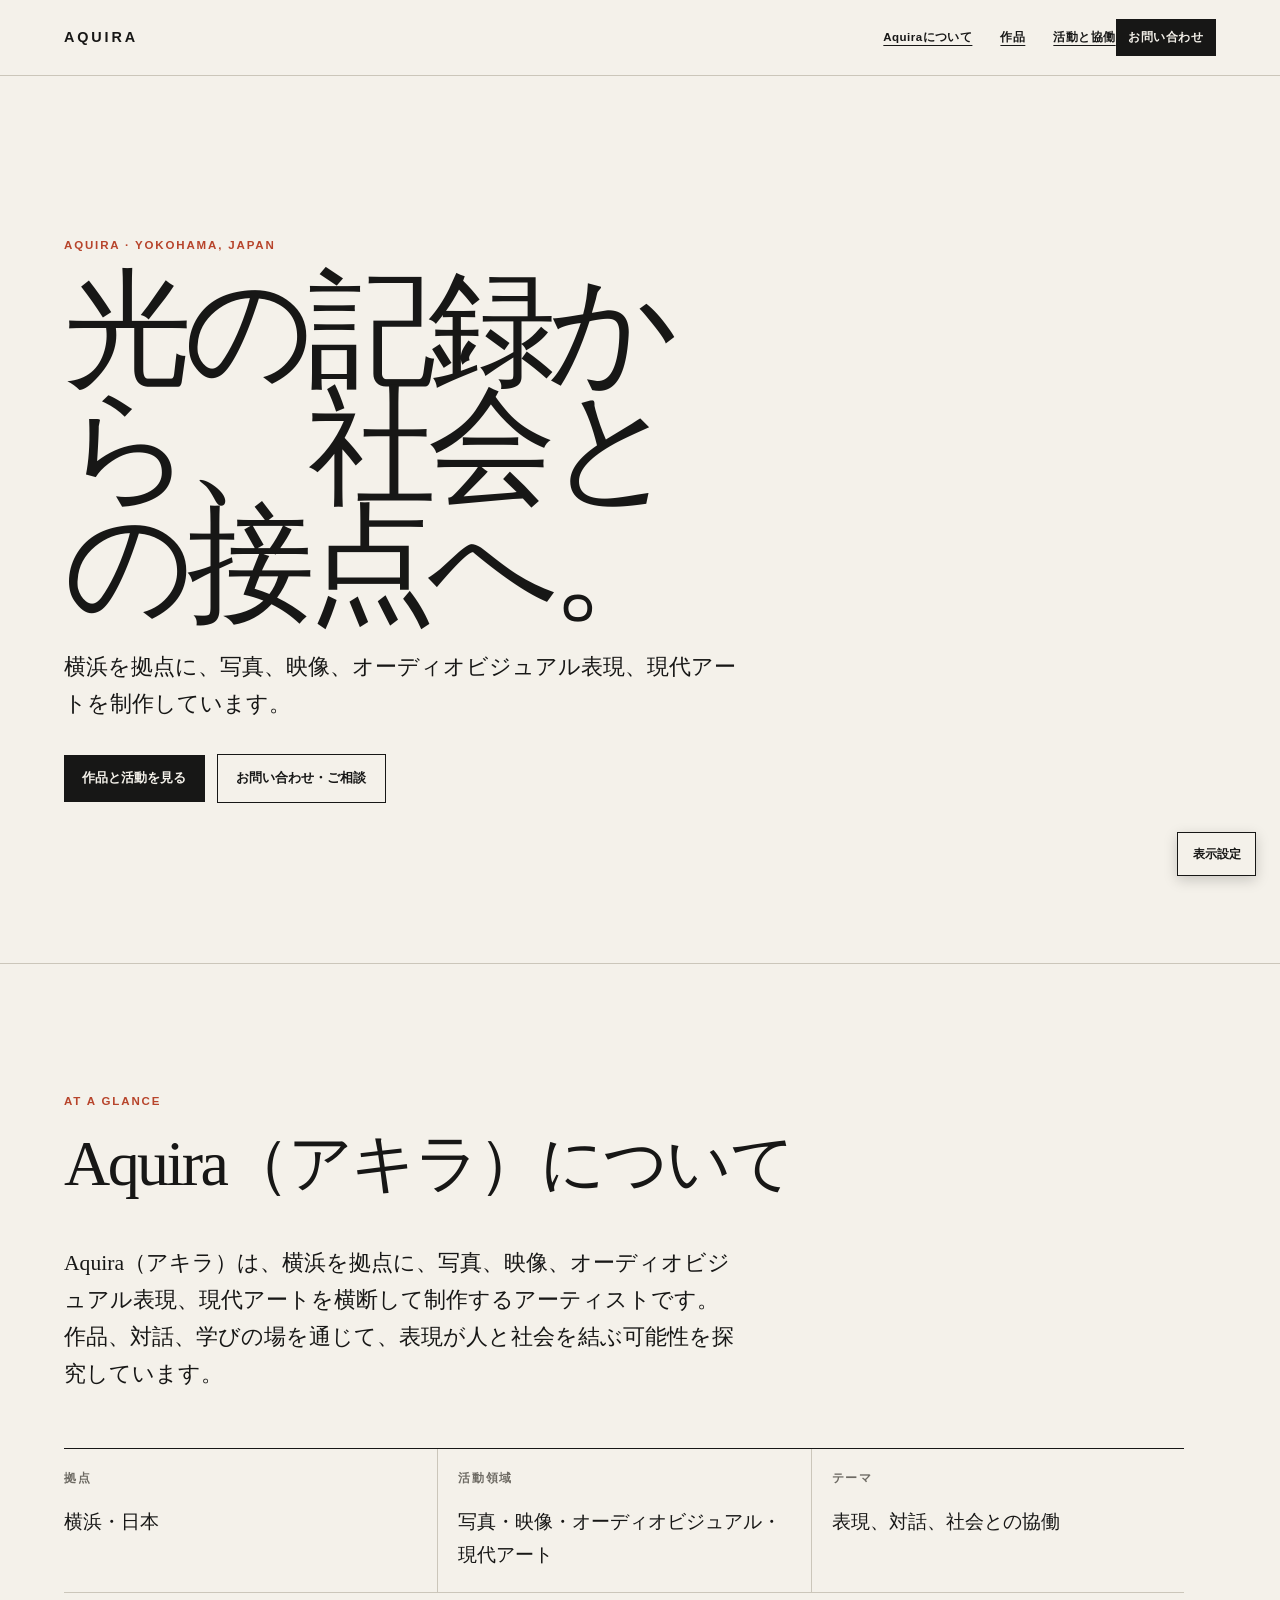
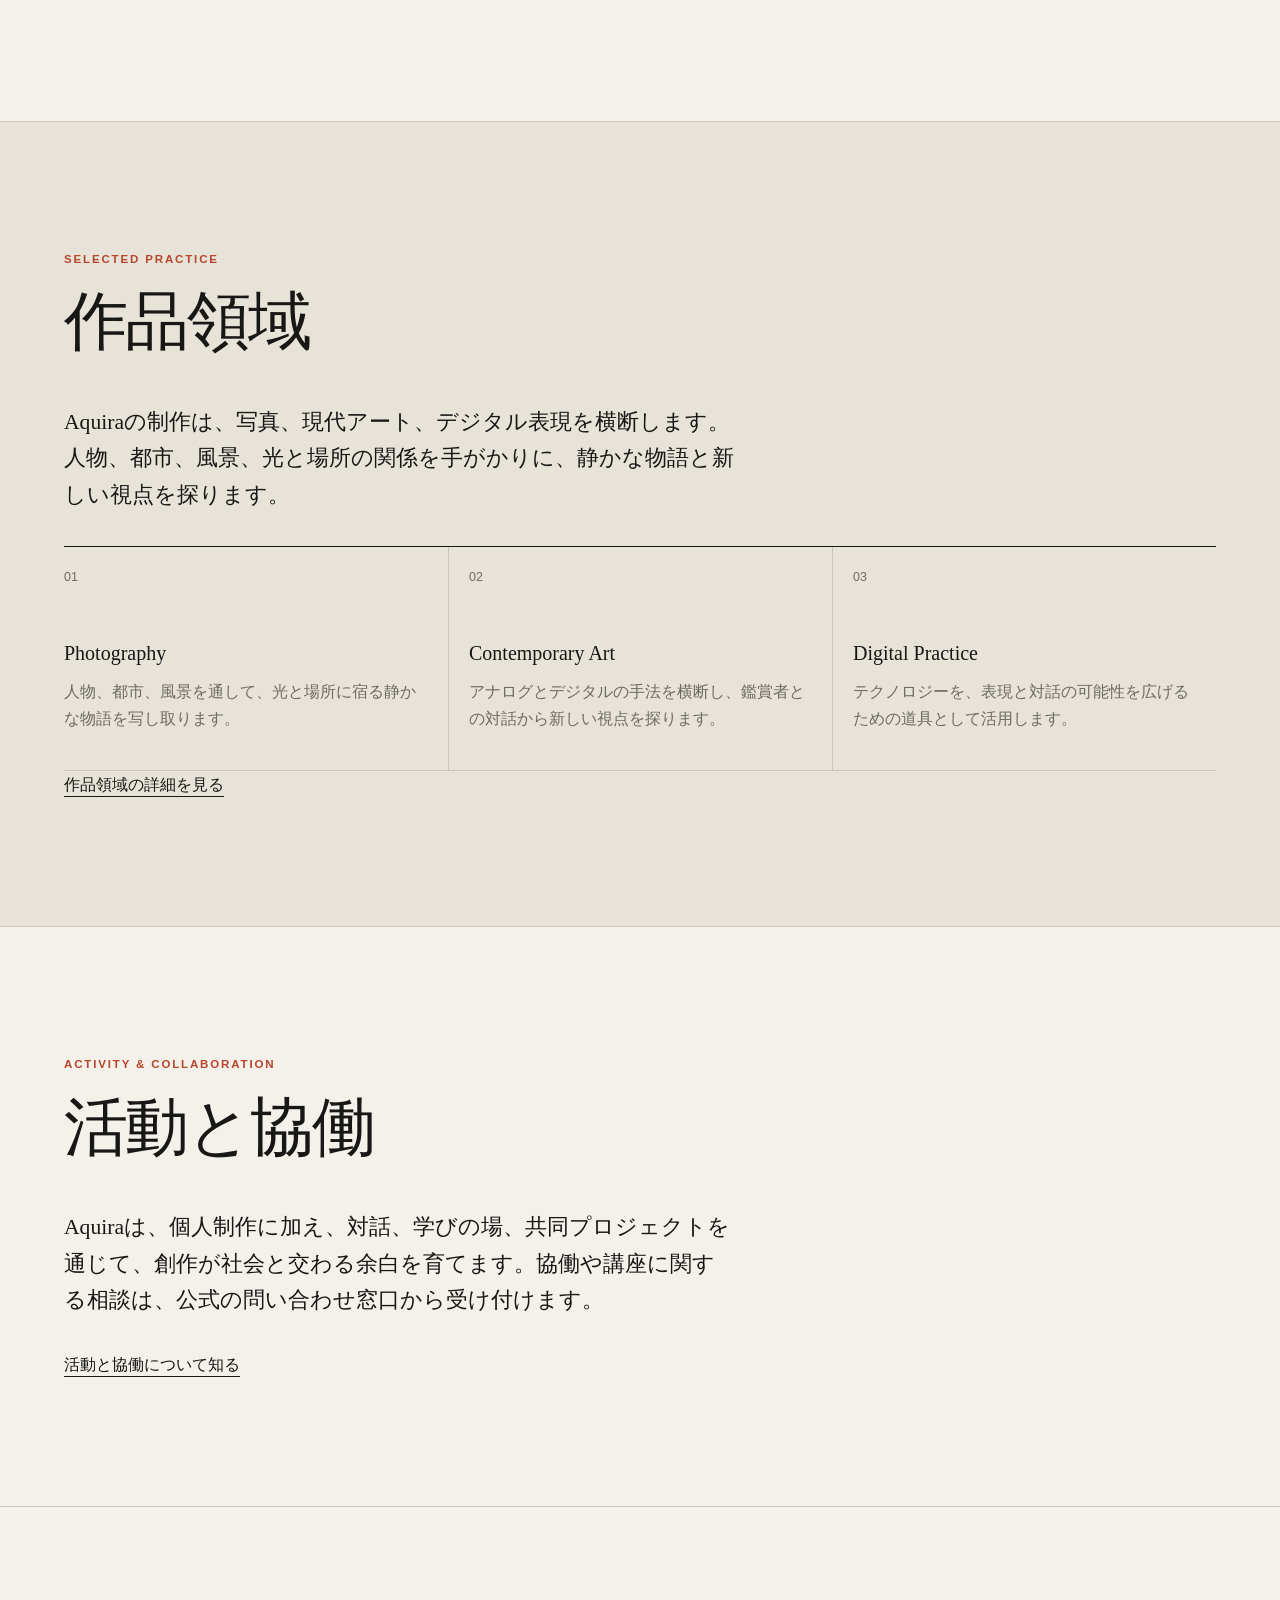
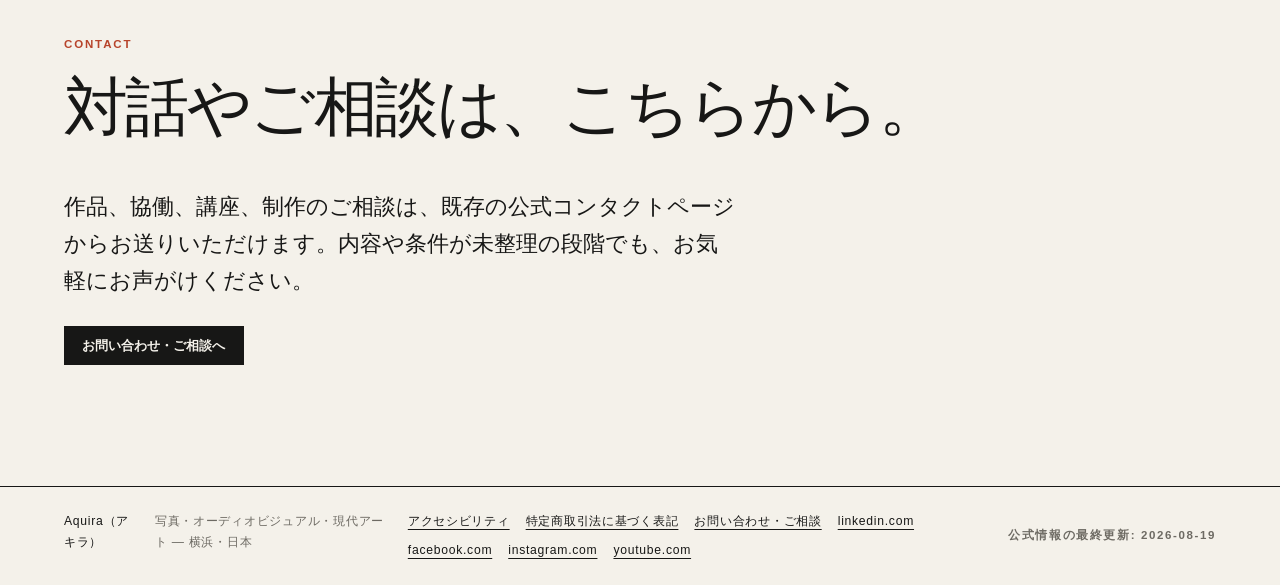
<file: index.html>
<!doctype html>
<!-- AQUIRA style: Artist Evidence Atlas — visible facts, clear hierarchy, generous editorial whitespace. -->
<html lang="ja">

    <head>
      <meta charset="UTF-8" />
      <meta name="viewport" content="width=device-width, initial-scale=1" />
      <meta name="description" content="横浜を拠点に活動する写真家・オーディオビジュアル・現代アーティスト Aquira（アキラ）の公式サイト。写真、映像、現代アート、社会との協働に関する作品と活動記録を紹介します。" />
      <meta name="robots" content="index,follow,max-image-preview:large,max-snippet:-1,max-video-preview:-1" />
      <meta name="author" content="Aquira（アキラ）" />
      <meta name="theme-color" content="#101010" />
      <title>Aquira（アキラ） | 横浜の写真家・現代アーティスト</title>
      <link rel="canonical" href="https://www.aquira.art/" />

      <link rel="alternate" href="https://www.aquira.art/" hreflang="ja" />
      <link rel="alternate" href="https://www.aquira.art/en/" hreflang="en" />
      <link rel="alternate" href="https://www.aquira.art/" hreflang="x-default" />
      <link rel="stylesheet" href="/styles.css?v=20260819" />
      <script src="/accessibility.js?v=20260819" defer></script>
      <meta property="og:locale" content="ja_JP" />
      <meta property="og:type" content="website" />
      <meta property="og:site_name" content="Aquira（アキラ）" />
      <meta property="og:title" content="Aquira（アキラ） | 横浜の写真家・現代アーティスト" />
      <meta property="og:description" content="横浜を拠点に活動する写真家・オーディオビジュアル・現代アーティスト Aquira（アキラ）の公式サイト。写真、映像、現代アート、社会との協働に関する作品と活動記録を紹介します。" />
      <meta property="og:url" content="https://www.aquira.art/" />
      <meta name="twitter:card" content="summary" />
      <meta name="twitter:title" content="Aquira（アキラ） | 横浜の写真家・現代アーティスト" />
      <meta name="twitter:description" content="横浜を拠点に活動する写真家・オーディオビジュアル・現代アーティスト Aquira（アキラ）の公式サイト。写真、映像、現代アート、社会との協働に関する作品と活動記録を紹介します。" />
      <script type="application/ld+json">{
  "@context": "https://schema.org",
  "@graph": [
    {
      "@type": "WebSite",
      "@id": "https://www.aquira.art/#website",
      "url": "https://www.aquira.art/",
      "name": "Aquira（アキラ）",
      "alternateName": "AQUIRA",
      "inLanguage": [
        "ja-JP",
        "en"
      ],
      "publisher": {
        "@id": "https://www.aquira.art/#aquira"
      }
    },
    {
      "@type": "Person",
      "@id": "https://www.aquira.art/#aquira",
      "name": "Aquira",
      "alternateName": [
        "アキラ",
        "AQUIRA"
      ],
      "jobTitle": "写真家・オーディオビジュアル・現代アーティスト",
      "description": "Aquira（アキラ）は、横浜を拠点に、写真、映像、オーディオビジュアル表現、現代アートを横断して制作するアーティストです。作品、対話、学びの場を通じて、表現が人と社会を結ぶ可能性を探究しています。",
      "homeLocation": {
        "@type": "Place",
        "name": "横浜・日本"
      },
      "url": "https://www.aquira.art/about/",
      "sameAs": [
        "https://www.linkedin.com/in/aquirafillmoonmaker/",
        "https://www.facebook.com/cameramanakira/",
        "https://www.instagram.com/aquirart",
        "https://www.youtube.com/@AQUIRA39"
      ]
    },
    {
      "@type": "WebPage",
      "@id": "https://www.aquira.art/#webpage",
      "url": "https://www.aquira.art/",
      "name": "Aquira（アキラ） | 横浜の写真家・現代アーティスト",
      "description": "横浜を拠点に活動する写真家・オーディオビジュアル・現代アーティスト Aquira（アキラ）の公式サイト。写真、映像、現代アート、社会との協働に関する作品と活動記録を紹介します。",
      "inLanguage": "ja-JP",
      "isPartOf": {
        "@id": "https://www.aquira.art/#website"
      },
      "about": {
        "@id": "https://www.aquira.art/#aquira"
      },
      "mainEntity": {
        "@id": "https://www.aquira.art/#aquira"
      },
      "dateModified": "2026-08-19"
    }
  ]
}</script>
    </head>
  <body>
    <a class="skip-link" href="#main-content">本文へ移動</a>

    <header class="site-header">
      <a class="wordmark" href="/" aria-label="Aquira（アキラ） ホーム">AQUIRA</a>
      <nav class="site-header__navigation" aria-label="主要ナビゲーション">
        <a href="/about/">Aquiraについて</a>
<a href="/works/">作品</a>
<a href="/practice/">活動と協働</a>
      </nav>
      <a class="site-header__contact" href="https://www.aquira.art/book-online">お問い合わせ</a>
    </header>
    <main id="main-content">
  <section class="hero" aria-labelledby="hero-title">
    <p class="eyebrow">AQUIRA · YOKOHAMA, JAPAN</p>
    <h1 id="hero-title">光の記録から、社会との接点へ。</h1>
    <p class="lead">横浜を拠点に、写真、映像、オーディオビジュアル表現、現代アートを制作しています。</p>
    <div class="hero__actions">
      <a class="button button--primary" href="/works/">作品と活動を見る</a>
      <a class="button button--secondary" href="https://www.aquira.art/book-online">お問い合わせ・ご相談</a>
    </div>
  </section>
  <section class="section" aria-labelledby="identity-title">
    <div class="section__heading"><p class="eyebrow">AT A GLANCE</p><h2 id="identity-title">Aquira（アキラ）について</h2></div>
    <p class="statement">Aquira（アキラ）は、横浜を拠点に、写真、映像、オーディオビジュアル表現、現代アートを横断して制作するアーティストです。作品、対話、学びの場を通じて、表現が人と社会を結ぶ可能性を探究しています。</p>
    <dl class="identity-facts"><div><dt>拠点</dt><dd>横浜・日本</dd></div><div><dt>活動領域</dt><dd>写真・映像・オーディオビジュアル・現代アート</dd></div><div><dt>テーマ</dt><dd>表現、対話、社会との協働</dd></div></dl>
  </section>
  <section class="section section--muted" aria-labelledby="works-title">
    <div class="section__heading"><p class="eyebrow">SELECTED PRACTICE</p><h2 id="works-title">作品領域</h2></div>
    <p class="statement">Aquiraの制作は、写真、現代アート、デジタル表現を横断します。人物、都市、風景、光と場所の関係を手がかりに、静かな物語と新しい視点を探ります。</p>
    <div class="work-list"><article class="work-card"><p class="work-card__number">01</p><h3>Photography</h3><p class="work-card__description">人物、都市、風景を通して、光と場所に宿る静かな物語を写し取ります。</p></article><article class="work-card"><p class="work-card__number">02</p><h3>Contemporary Art</h3><p class="work-card__description">アナログとデジタルの手法を横断し、鑑賞者との対話から新しい視点を探ります。</p></article><article class="work-card"><p class="work-card__number">03</p><h3>Digital Practice</h3><p class="work-card__description">テクノロジーを、表現と対話の可能性を広げるための道具として活用します。</p></article></div>
    <a class="text-link" href="/works/">作品領域の詳細を見る</a>
  </section>
  <section class="section" aria-labelledby="practice-title">
    <div class="section__heading"><p class="eyebrow">ACTIVITY &amp; COLLABORATION</p><h2 id="practice-title">活動と協働</h2></div>
    <p class="statement">Aquiraは、個人制作に加え、対話、学びの場、共同プロジェクトを通じて、創作が社会と交わる余白を育てます。協働や講座に関する相談は、公式の問い合わせ窓口から受け付けます。</p>
    <a class="text-link" href="/practice/">活動と協働について知る</a>
  </section>
  <section class="section section--contact" aria-labelledby="contact-title">
    <div class="section__heading"><p class="eyebrow">CONTACT</p><h2 id="contact-title">対話やご相談は、こちらから。</h2></div>
    <p class="statement">作品、協働、講座、制作のご相談は、既存の公式コンタクトページからお送りいただけます。内容や条件が未整理の段階でも、お気軽にお声がけください。</p>
    <a class="button button--primary" href="https://www.aquira.art/book-online">お問い合わせ・ご相談へ</a>
  </section></main>

    <footer class="site-footer">
      <p class="site-footer__title">Aquira（アキラ）</p>
      <p class="site-footer__description">写真・オーディオビジュアル・現代アート — 横浜・日本</p>
      <ul class="site-footer__links" aria-label="公式プロフィール・法定情報・お問い合わせ"><li><a href="/accessibility/">アクセシビリティ</a></li><li><a href="/tokushoho/">特定商取引法に基づく表記</a></li><li><a href="https://www.aquira.art/book-online">お問い合わせ・ご相談</a></li><li><a href="https://www.linkedin.com/in/aquirafillmoonmaker/" rel="me noopener">linkedin.com</a></li><li><a href="https://www.facebook.com/cameramanakira/" rel="me noopener">facebook.com</a></li><li><a href="https://www.instagram.com/aquirart" rel="me noopener">instagram.com</a></li><li><a href="https://www.youtube.com/@AQUIRA39" rel="me noopener">youtube.com</a></li></ul>
      <p class="site-footer__meta">公式情報の最終更新: <time datetime="2026-08-19">2026-08-19</time></p>
    </footer>

    <div class="a11y-tools">
      <button class="a11y-tools__trigger" type="button" data-a11y-trigger aria-expanded="false" aria-controls="a11y-panel">表示設定</button>
      <section class="a11y-tools__panel" id="a11y-panel" data-a11y-panel role="dialog" aria-modal="false" aria-labelledby="a11y-panel-title" hidden>
        <div class="a11y-tools__panel-header"><h2 id="a11y-panel-title">表示設定</h2><button class="a11y-tools__close" type="button" data-a11y-close aria-label="閉じる">×</button></div>
        <p>お使いの端末に合わせて、読みやすさや動きの量を調整できます。</p>
        <div class="a11y-tools__actions"><button type="button" data-a11y-action="font-decrease">A− 文字を小さく</button><button type="button" data-a11y-action="font-increase">A＋ 文字を大きく</button><button type="button" data-a11y-action="contrast" aria-pressed="false">高コントラスト</button><button type="button" data-a11y-action="underline" aria-pressed="false">リンクに下線</button><button type="button" data-a11y-action="motion" aria-pressed="false">動きを抑える</button><button type="button" data-a11y-action="reset">初期状態に戻す</button></div>
        <a class="text-link" href="/accessibility/">アクセシビリティに関する情報</a>
      </section>
      <p class="visually-hidden" data-a11y-status aria-live="polite" aria-atomic="true"></p>
    </div>
  </body>
</html>
</file>
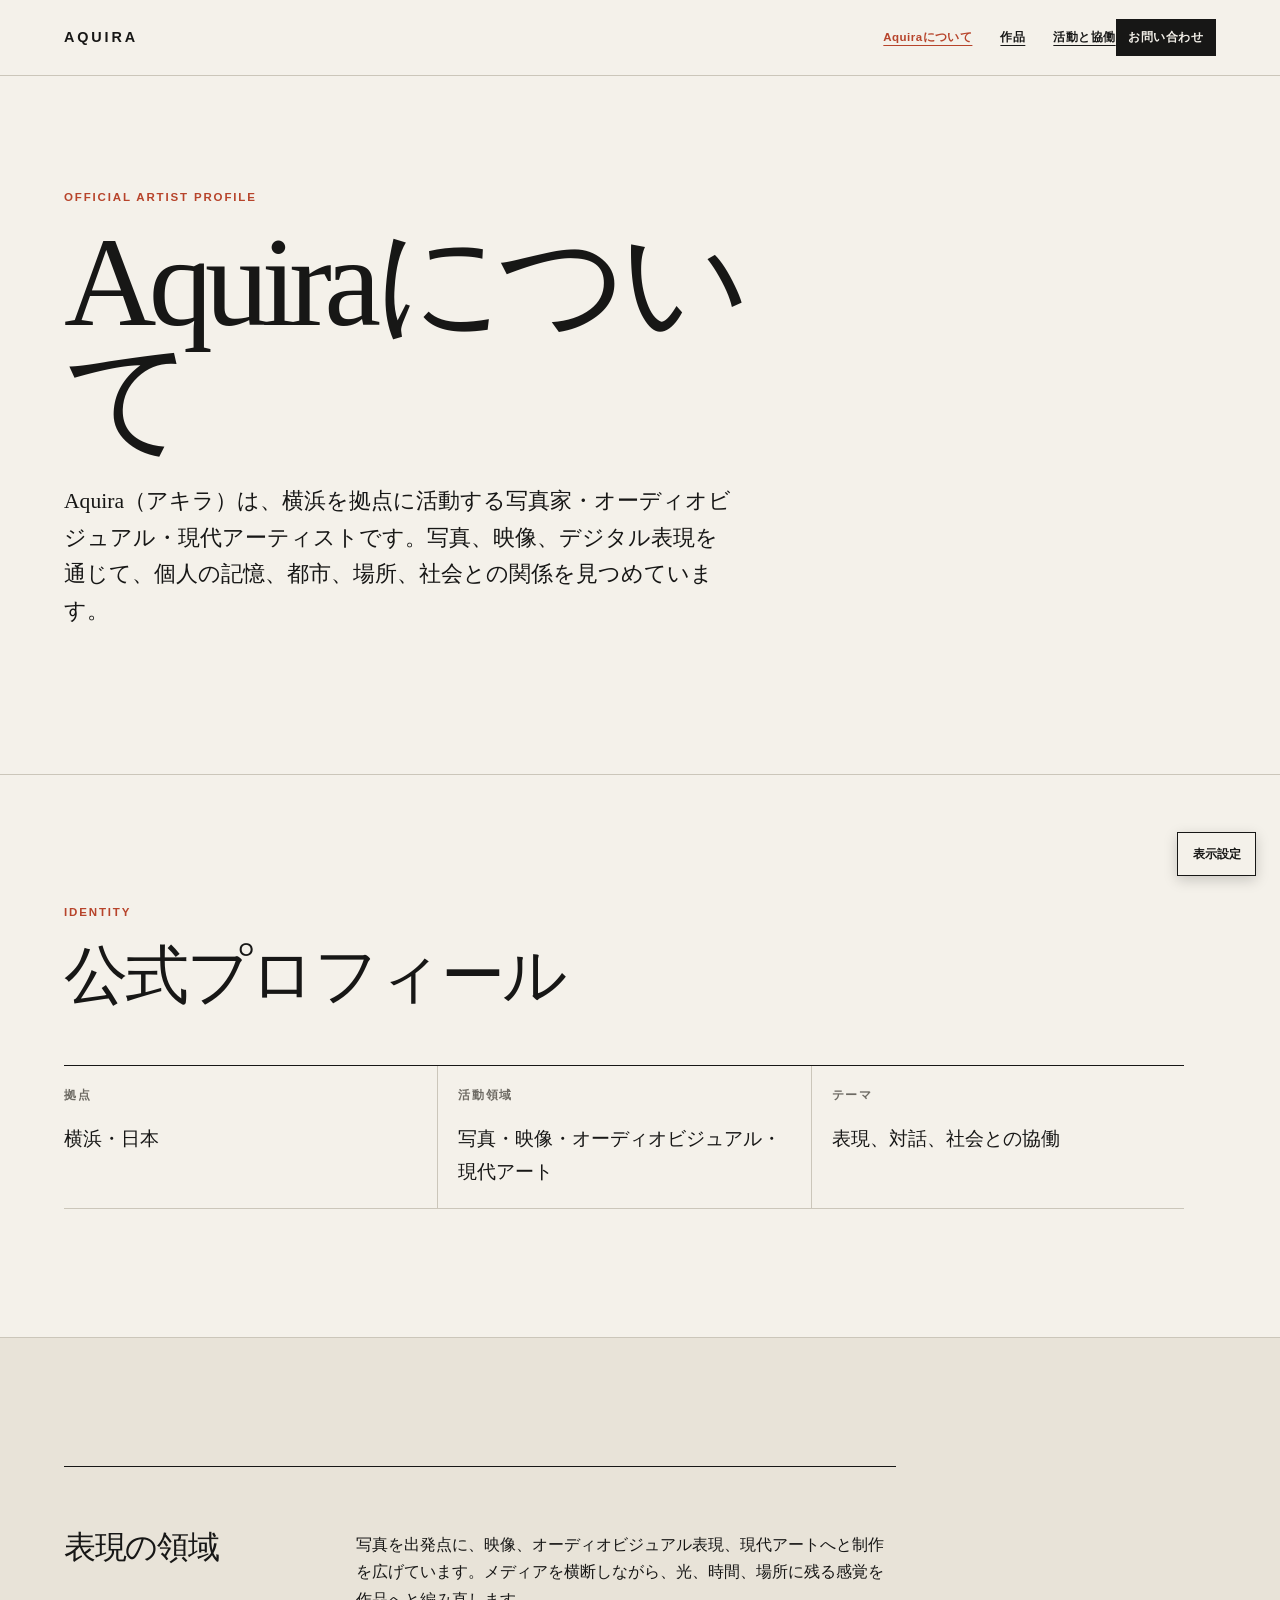
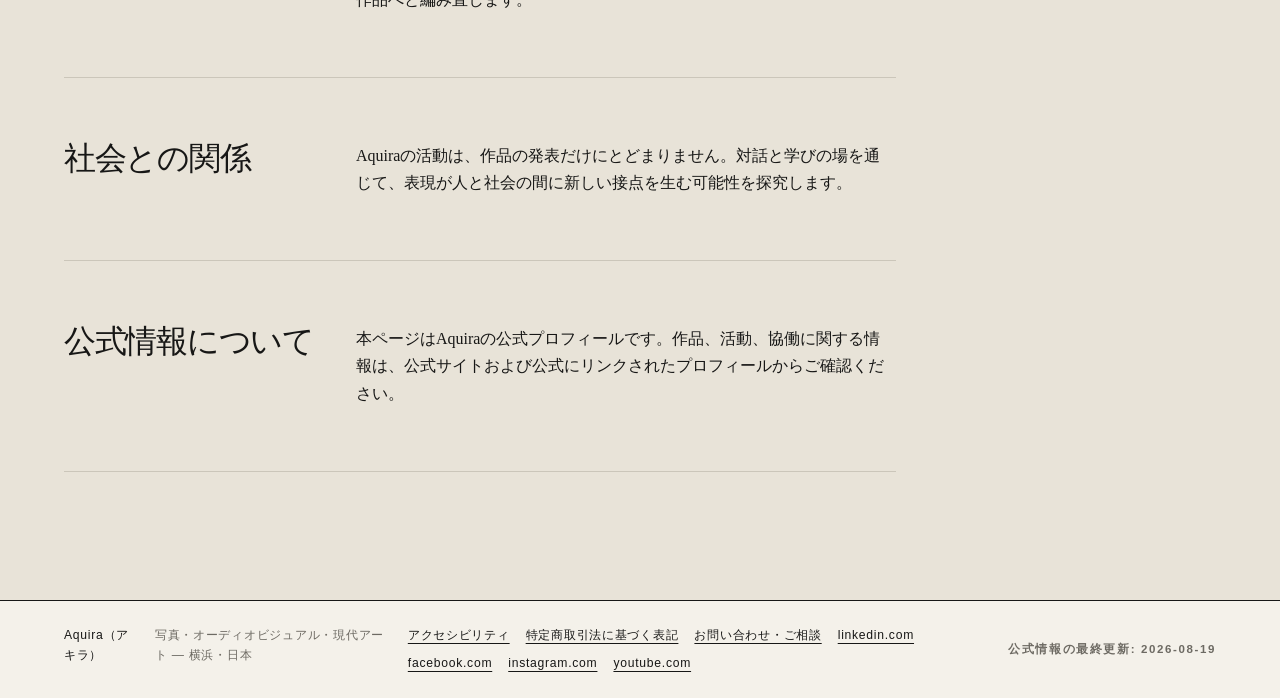
<file: about/index.html>
<!doctype html>
<!-- AQUIRA style: Artist Evidence Atlas — visible facts, clear hierarchy, generous editorial whitespace. -->
<html lang="ja">

    <head>
      <meta charset="UTF-8" />
      <meta name="viewport" content="width=device-width, initial-scale=1" />
      <meta name="description" content="Aquiraの公式プロフィール。写真家・オーディオビジュアル・現代アーティストとしての活動領域、拠点、創作と社会との関係を紹介します。" />
      <meta name="robots" content="index,follow,max-image-preview:large,max-snippet:-1,max-video-preview:-1" />
      <meta name="author" content="Aquira（アキラ）" />
      <meta name="theme-color" content="#101010" />
      <title>Aquiraについて | Aquira（アキラ）公式サイト</title>
      <link rel="canonical" href="https://www.aquira.art/about/" />

      <link rel="alternate" href="https://www.aquira.art/about/" hreflang="ja" />
      <link rel="alternate" href="https://www.aquira.art/about/" hreflang="x-default" />
      <link rel="stylesheet" href="/styles.css?v=20260819" />
      <script src="/accessibility.js?v=20260819" defer></script>
      <meta property="og:locale" content="ja_JP" />
      <meta property="og:type" content="website" />
      <meta property="og:site_name" content="Aquira（アキラ）" />
      <meta property="og:title" content="Aquiraについて | Aquira（アキラ）公式サイト" />
      <meta property="og:description" content="Aquiraの公式プロフィール。写真家・オーディオビジュアル・現代アーティストとしての活動領域、拠点、創作と社会との関係を紹介します。" />
      <meta property="og:url" content="https://www.aquira.art/about/" />
      <meta name="twitter:card" content="summary" />
      <meta name="twitter:title" content="Aquiraについて | Aquira（アキラ）公式サイト" />
      <meta name="twitter:description" content="Aquiraの公式プロフィール。写真家・オーディオビジュアル・現代アーティストとしての活動領域、拠点、創作と社会との関係を紹介します。" />
      <script type="application/ld+json">{
  "@context": "https://schema.org",
  "@graph": [
    {
      "@type": "WebSite",
      "@id": "https://www.aquira.art/#website",
      "url": "https://www.aquira.art/",
      "name": "Aquira（アキラ）",
      "alternateName": "AQUIRA",
      "inLanguage": [
        "ja-JP",
        "en"
      ],
      "publisher": {
        "@id": "https://www.aquira.art/#aquira"
      }
    },
    {
      "@type": "Person",
      "@id": "https://www.aquira.art/#aquira",
      "name": "Aquira",
      "alternateName": [
        "アキラ",
        "AQUIRA"
      ],
      "jobTitle": "写真家・オーディオビジュアル・現代アーティスト",
      "description": "Aquira（アキラ）は、横浜を拠点に、写真、映像、オーディオビジュアル表現、現代アートを横断して制作するアーティストです。作品、対話、学びの場を通じて、表現が人と社会を結ぶ可能性を探究しています。",
      "homeLocation": {
        "@type": "Place",
        "name": "横浜・日本"
      },
      "url": "https://www.aquira.art/about/",
      "sameAs": [
        "https://www.linkedin.com/in/aquirafillmoonmaker/",
        "https://www.facebook.com/cameramanakira/",
        "https://www.instagram.com/aquirart",
        "https://www.youtube.com/@AQUIRA39"
      ]
    },
    {
      "@type": "ProfilePage",
      "@id": "https://www.aquira.art/about/#webpage",
      "url": "https://www.aquira.art/about/",
      "name": "Aquiraについて | Aquira（アキラ）公式サイト",
      "description": "Aquiraの公式プロフィール。写真家・オーディオビジュアル・現代アーティストとしての活動領域、拠点、創作と社会との関係を紹介します。",
      "inLanguage": "ja-JP",
      "isPartOf": {
        "@id": "https://www.aquira.art/#website"
      },
      "about": {
        "@id": "https://www.aquira.art/#aquira"
      },
      "mainEntity": {
        "@id": "https://www.aquira.art/#aquira"
      },
      "dateModified": "2026-08-19",
      "dateCreated": "2026-08-19"
    }
  ]
}</script>
    </head>
  <body>
    <a class="skip-link" href="#main-content">本文へ移動</a>

    <header class="site-header">
      <a class="wordmark" href="/" aria-label="Aquira（アキラ） ホーム">AQUIRA</a>
      <nav class="site-header__navigation" aria-label="主要ナビゲーション">
        <a href="/about/" aria-current="page">Aquiraについて</a>
<a href="/works/">作品</a>
<a href="/practice/">活動と協働</a>
      </nav>
      <a class="site-header__contact" href="https://www.aquira.art/book-online">お問い合わせ</a>
    </header>
    <main id="main-content">
  <section class="hero hero--compact" aria-labelledby="about-title">
    <p class="eyebrow">OFFICIAL ARTIST PROFILE</p>
    <h1 id="about-title">Aquiraについて</h1>
    <p class="lead">Aquira（アキラ）は、横浜を拠点に活動する写真家・オーディオビジュアル・現代アーティストです。写真、映像、デジタル表現を通じて、個人の記憶、都市、場所、社会との関係を見つめています。</p>
  </section>
  <section class="section" aria-labelledby="profile-facts-title">
    <div class="section__heading"><p class="eyebrow">IDENTITY</p><h2 id="profile-facts-title">公式プロフィール</h2></div>
    <dl class="identity-facts"><div><dt>拠点</dt><dd>横浜・日本</dd></div><div><dt>活動領域</dt><dd>写真・映像・オーディオビジュアル・現代アート</dd></div><div><dt>テーマ</dt><dd>表現、対話、社会との協働</dd></div></dl>
  </section>
  <section class="section section--muted" aria-label="Aquiraの創作活動">
    <div class="prose-list"><article><h2>表現の領域</h2><p>写真を出発点に、映像、オーディオビジュアル表現、現代アートへと制作を広げています。メディアを横断しながら、光、時間、場所に残る感覚を作品へと編み直します。</p></article><article><h2>社会との関係</h2><p>Aquiraの活動は、作品の発表だけにとどまりません。対話と学びの場を通じて、表現が人と社会の間に新しい接点を生む可能性を探究します。</p></article><article><h2>公式情報について</h2><p>本ページはAquiraの公式プロフィールです。作品、活動、協働に関する情報は、公式サイトおよび公式にリンクされたプロフィールからご確認ください。</p></article></div>
  </section></main>

    <footer class="site-footer">
      <p class="site-footer__title">Aquira（アキラ）</p>
      <p class="site-footer__description">写真・オーディオビジュアル・現代アート — 横浜・日本</p>
      <ul class="site-footer__links" aria-label="公式プロフィール・法定情報・お問い合わせ"><li><a href="/accessibility/">アクセシビリティ</a></li><li><a href="/tokushoho/">特定商取引法に基づく表記</a></li><li><a href="https://www.aquira.art/book-online">お問い合わせ・ご相談</a></li><li><a href="https://www.linkedin.com/in/aquirafillmoonmaker/" rel="me noopener">linkedin.com</a></li><li><a href="https://www.facebook.com/cameramanakira/" rel="me noopener">facebook.com</a></li><li><a href="https://www.instagram.com/aquirart" rel="me noopener">instagram.com</a></li><li><a href="https://www.youtube.com/@AQUIRA39" rel="me noopener">youtube.com</a></li></ul>
      <p class="site-footer__meta">公式情報の最終更新: <time datetime="2026-08-19">2026-08-19</time></p>
    </footer>

    <div class="a11y-tools">
      <button class="a11y-tools__trigger" type="button" data-a11y-trigger aria-expanded="false" aria-controls="a11y-panel">表示設定</button>
      <section class="a11y-tools__panel" id="a11y-panel" data-a11y-panel role="dialog" aria-modal="false" aria-labelledby="a11y-panel-title" hidden>
        <div class="a11y-tools__panel-header"><h2 id="a11y-panel-title">表示設定</h2><button class="a11y-tools__close" type="button" data-a11y-close aria-label="閉じる">×</button></div>
        <p>お使いの端末に合わせて、読みやすさや動きの量を調整できます。</p>
        <div class="a11y-tools__actions"><button type="button" data-a11y-action="font-decrease">A− 文字を小さく</button><button type="button" data-a11y-action="font-increase">A＋ 文字を大きく</button><button type="button" data-a11y-action="contrast" aria-pressed="false">高コントラスト</button><button type="button" data-a11y-action="underline" aria-pressed="false">リンクに下線</button><button type="button" data-a11y-action="motion" aria-pressed="false">動きを抑える</button><button type="button" data-a11y-action="reset">初期状態に戻す</button></div>
        <a class="text-link" href="/accessibility/">アクセシビリティに関する情報</a>
      </section>
      <p class="visually-hidden" data-a11y-status aria-live="polite" aria-atomic="true"></p>
    </div>
  </body>
</html>
</file>
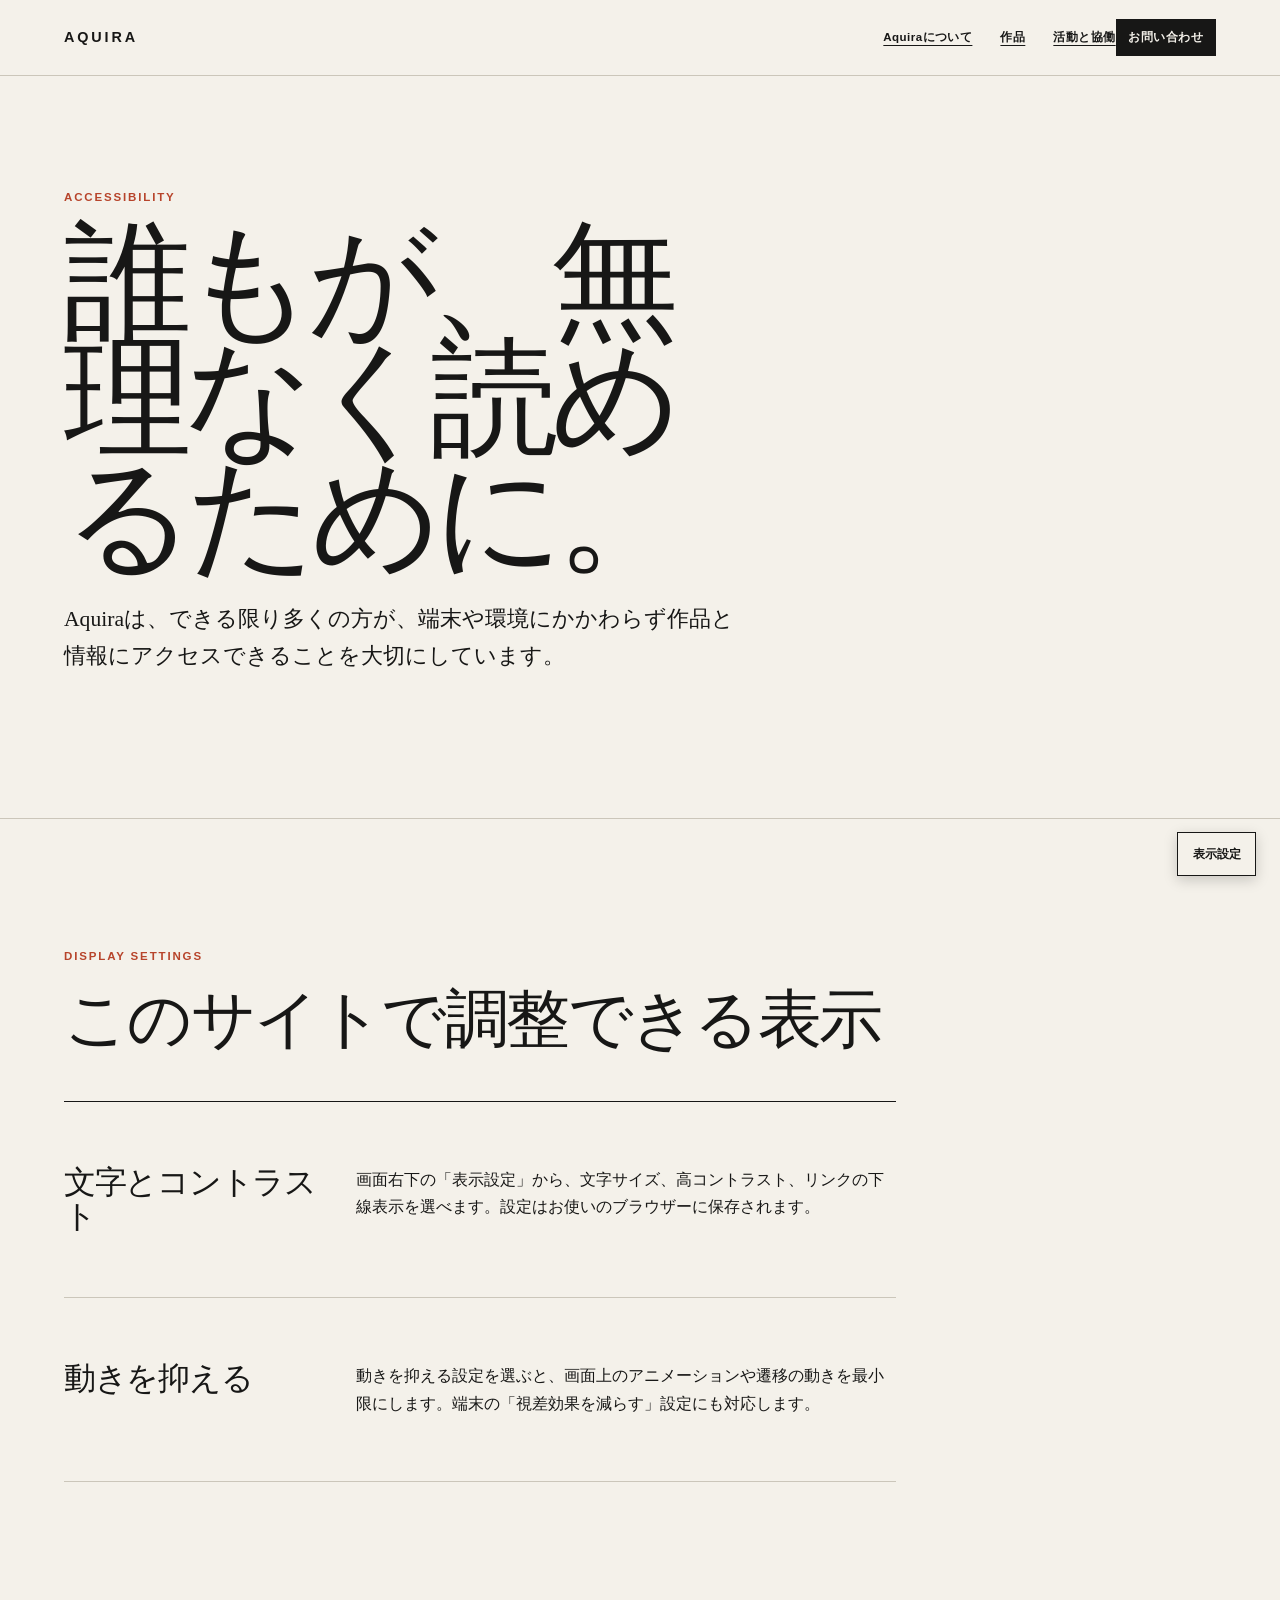
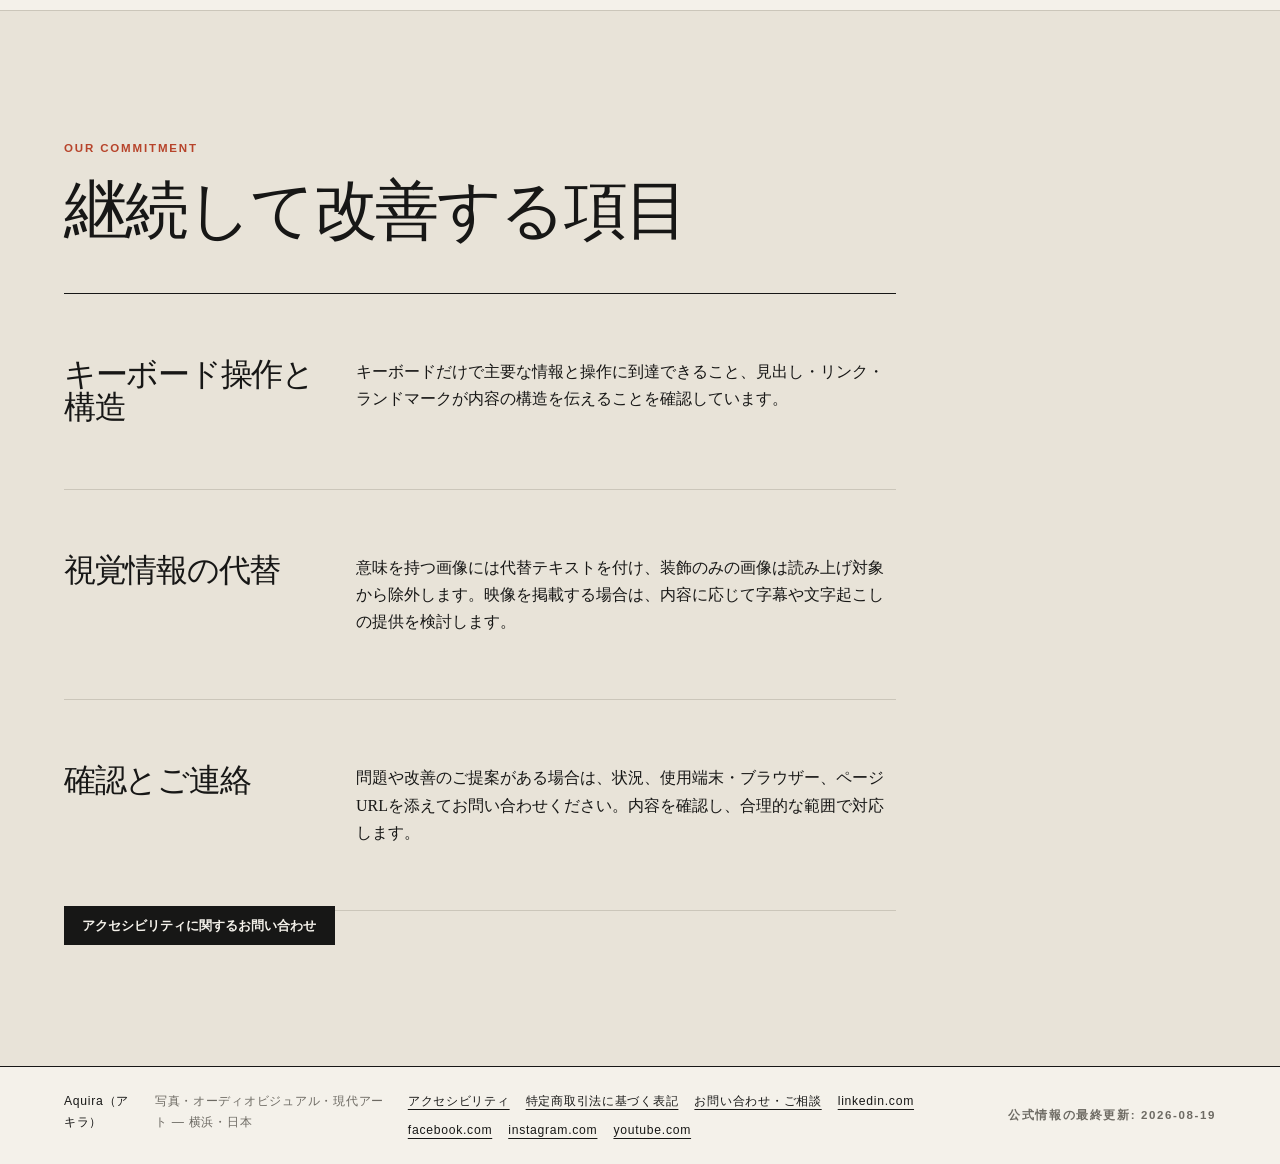
<file: accessibility/index.html>
<!doctype html>
<!-- AQUIRA style: Artist Evidence Atlas — visible facts, clear hierarchy, generous editorial whitespace. -->
<html lang="ja">

    <head>
      <meta charset="UTF-8" />
      <meta name="viewport" content="width=device-width, initial-scale=1" />
      <meta name="description" content="Aquira（アキラ）公式サイトのアクセシビリティに関する取り組み、表示設定、連絡方法をご案内します。" />
      <meta name="robots" content="index,follow,max-image-preview:large,max-snippet:-1,max-video-preview:-1" />
      <meta name="author" content="Aquira（アキラ）" />
      <meta name="theme-color" content="#101010" />
      <title>アクセシビリティ | Aquira（アキラ）公式サイト</title>
      <link rel="canonical" href="https://www.aquira.art/accessibility/" />

      <link rel="alternate" href="https://www.aquira.art/accessibility/" hreflang="ja" />
      <link rel="alternate" href="https://www.aquira.art/accessibility/" hreflang="x-default" />
      <link rel="stylesheet" href="/styles.css?v=20260819" />
      <script src="/accessibility.js?v=20260819" defer></script>
      <meta property="og:locale" content="ja_JP" />
      <meta property="og:type" content="website" />
      <meta property="og:site_name" content="Aquira（アキラ）" />
      <meta property="og:title" content="アクセシビリティ | Aquira（アキラ）公式サイト" />
      <meta property="og:description" content="Aquira（アキラ）公式サイトのアクセシビリティに関する取り組み、表示設定、連絡方法をご案内します。" />
      <meta property="og:url" content="https://www.aquira.art/accessibility/" />
      <meta name="twitter:card" content="summary" />
      <meta name="twitter:title" content="アクセシビリティ | Aquira（アキラ）公式サイト" />
      <meta name="twitter:description" content="Aquira（アキラ）公式サイトのアクセシビリティに関する取り組み、表示設定、連絡方法をご案内します。" />
      <script type="application/ld+json">{
  "@context": "https://schema.org",
  "@graph": [
    {
      "@type": "WebSite",
      "@id": "https://www.aquira.art/#website",
      "url": "https://www.aquira.art/",
      "name": "Aquira（アキラ）",
      "alternateName": "AQUIRA",
      "inLanguage": [
        "ja-JP",
        "en"
      ],
      "publisher": {
        "@id": "https://www.aquira.art/#aquira"
      }
    },
    {
      "@type": "Person",
      "@id": "https://www.aquira.art/#aquira",
      "name": "Aquira",
      "alternateName": [
        "アキラ",
        "AQUIRA"
      ],
      "jobTitle": "写真家・オーディオビジュアル・現代アーティスト",
      "description": "Aquira（アキラ）は、横浜を拠点に、写真、映像、オーディオビジュアル表現、現代アートを横断して制作するアーティストです。作品、対話、学びの場を通じて、表現が人と社会を結ぶ可能性を探究しています。",
      "homeLocation": {
        "@type": "Place",
        "name": "横浜・日本"
      },
      "url": "https://www.aquira.art/about/",
      "sameAs": [
        "https://www.linkedin.com/in/aquirafillmoonmaker/",
        "https://www.facebook.com/cameramanakira/",
        "https://www.instagram.com/aquirart",
        "https://www.youtube.com/@AQUIRA39"
      ]
    },
    {
      "@type": "WebPage",
      "@id": "https://www.aquira.art/accessibility/#webpage",
      "url": "https://www.aquira.art/accessibility/",
      "name": "アクセシビリティ | Aquira（アキラ）公式サイト",
      "description": "Aquira（アキラ）公式サイトのアクセシビリティに関する取り組み、表示設定、連絡方法をご案内します。",
      "inLanguage": "ja-JP",
      "isPartOf": {
        "@id": "https://www.aquira.art/#website"
      },
      "about": {
        "@id": "https://www.aquira.art/#aquira"
      },
      "mainEntity": {
        "@id": "https://www.aquira.art/#aquira"
      },
      "dateModified": "2026-08-19"
    }
  ]
}</script>
    </head>
  <body>
    <a class="skip-link" href="#main-content">本文へ移動</a>

    <header class="site-header">
      <a class="wordmark" href="/" aria-label="Aquira（アキラ） ホーム">AQUIRA</a>
      <nav class="site-header__navigation" aria-label="主要ナビゲーション">
        <a href="/about/">Aquiraについて</a>
<a href="/works/">作品</a>
<a href="/practice/">活動と協働</a>
      </nav>
      <a class="site-header__contact" href="https://www.aquira.art/book-online">お問い合わせ</a>
    </header>
    <main id="main-content">
  <section class="hero hero--compact" aria-labelledby="accessibility-title">
    <p class="eyebrow">ACCESSIBILITY</p>
    <h1 id="accessibility-title">誰もが、無理なく読めるために。</h1>
    <p class="lead">Aquiraは、できる限り多くの方が、端末や環境にかかわらず作品と情報にアクセスできることを大切にしています。</p>
  </section>
  <section class="section" aria-labelledby="accessibility-tools-title">
    <div class="section__heading"><p class="eyebrow">DISPLAY SETTINGS</p><h2 id="accessibility-tools-title">このサイトで調整できる表示</h2></div>
    <div class="prose-list"><article><h2>文字とコントラスト</h2><p>画面右下の「表示設定」から、文字サイズ、高コントラスト、リンクの下線表示を選べます。設定はお使いのブラウザーに保存されます。</p></article><article><h2>動きを抑える</h2><p>動きを抑える設定を選ぶと、画面上のアニメーションや遷移の動きを最小限にします。端末の「視差効果を減らす」設定にも対応します。</p></article></div>
  </section>
  <section class="section section--muted" aria-labelledby="accessibility-commitment-title">
    <div class="section__heading"><p class="eyebrow">OUR COMMITMENT</p><h2 id="accessibility-commitment-title">継続して改善する項目</h2></div>
    <div class="prose-list"><article><h2>キーボード操作と構造</h2><p>キーボードだけで主要な情報と操作に到達できること、見出し・リンク・ランドマークが内容の構造を伝えることを確認しています。</p></article><article><h2>視覚情報の代替</h2><p>意味を持つ画像には代替テキストを付け、装飾のみの画像は読み上げ対象から除外します。映像を掲載する場合は、内容に応じて字幕や文字起こしの提供を検討します。</p></article><article><h2>確認とご連絡</h2><p>問題や改善のご提案がある場合は、状況、使用端末・ブラウザー、ページURLを添えてお問い合わせください。内容を確認し、合理的な範囲で対応します。</p></article></div>
    <a class="button button--primary" href="https://www.aquira.art/book-online">アクセシビリティに関するお問い合わせ</a>
  </section></main>

    <footer class="site-footer">
      <p class="site-footer__title">Aquira（アキラ）</p>
      <p class="site-footer__description">写真・オーディオビジュアル・現代アート — 横浜・日本</p>
      <ul class="site-footer__links" aria-label="公式プロフィール・法定情報・お問い合わせ"><li><a href="/accessibility/">アクセシビリティ</a></li><li><a href="/tokushoho/">特定商取引法に基づく表記</a></li><li><a href="https://www.aquira.art/book-online">お問い合わせ・ご相談</a></li><li><a href="https://www.linkedin.com/in/aquirafillmoonmaker/" rel="me noopener">linkedin.com</a></li><li><a href="https://www.facebook.com/cameramanakira/" rel="me noopener">facebook.com</a></li><li><a href="https://www.instagram.com/aquirart" rel="me noopener">instagram.com</a></li><li><a href="https://www.youtube.com/@AQUIRA39" rel="me noopener">youtube.com</a></li></ul>
      <p class="site-footer__meta">公式情報の最終更新: <time datetime="2026-08-19">2026-08-19</time></p>
    </footer>

    <div class="a11y-tools">
      <button class="a11y-tools__trigger" type="button" data-a11y-trigger aria-expanded="false" aria-controls="a11y-panel">表示設定</button>
      <section class="a11y-tools__panel" id="a11y-panel" data-a11y-panel role="dialog" aria-modal="false" aria-labelledby="a11y-panel-title" hidden>
        <div class="a11y-tools__panel-header"><h2 id="a11y-panel-title">表示設定</h2><button class="a11y-tools__close" type="button" data-a11y-close aria-label="閉じる">×</button></div>
        <p>お使いの端末に合わせて、読みやすさや動きの量を調整できます。</p>
        <div class="a11y-tools__actions"><button type="button" data-a11y-action="font-decrease">A− 文字を小さく</button><button type="button" data-a11y-action="font-increase">A＋ 文字を大きく</button><button type="button" data-a11y-action="contrast" aria-pressed="false">高コントラスト</button><button type="button" data-a11y-action="underline" aria-pressed="false">リンクに下線</button><button type="button" data-a11y-action="motion" aria-pressed="false">動きを抑える</button><button type="button" data-a11y-action="reset">初期状態に戻す</button></div>
        <a class="text-link" href="/accessibility/">アクセシビリティに関する情報</a>
      </section>
      <p class="visually-hidden" data-a11y-status aria-live="polite" aria-atomic="true"></p>
    </div>
  </body>
</html>
</file>
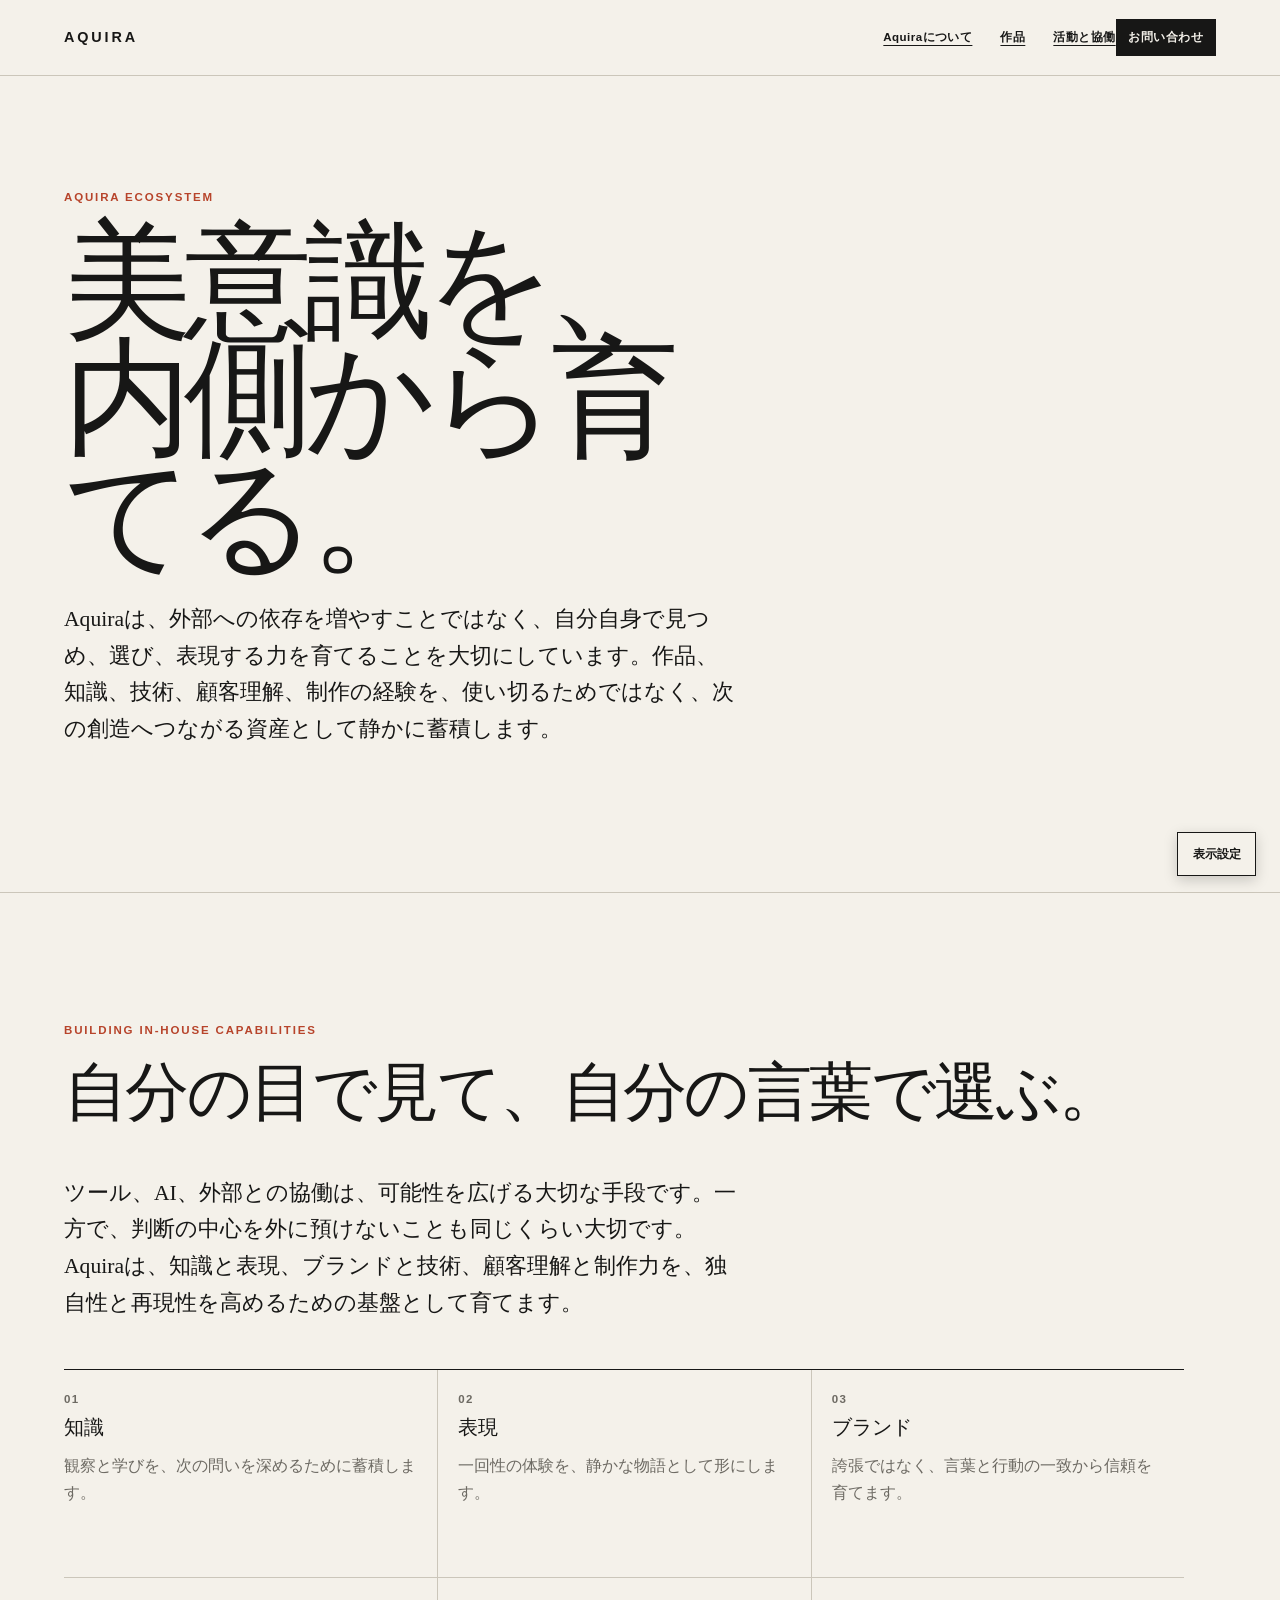
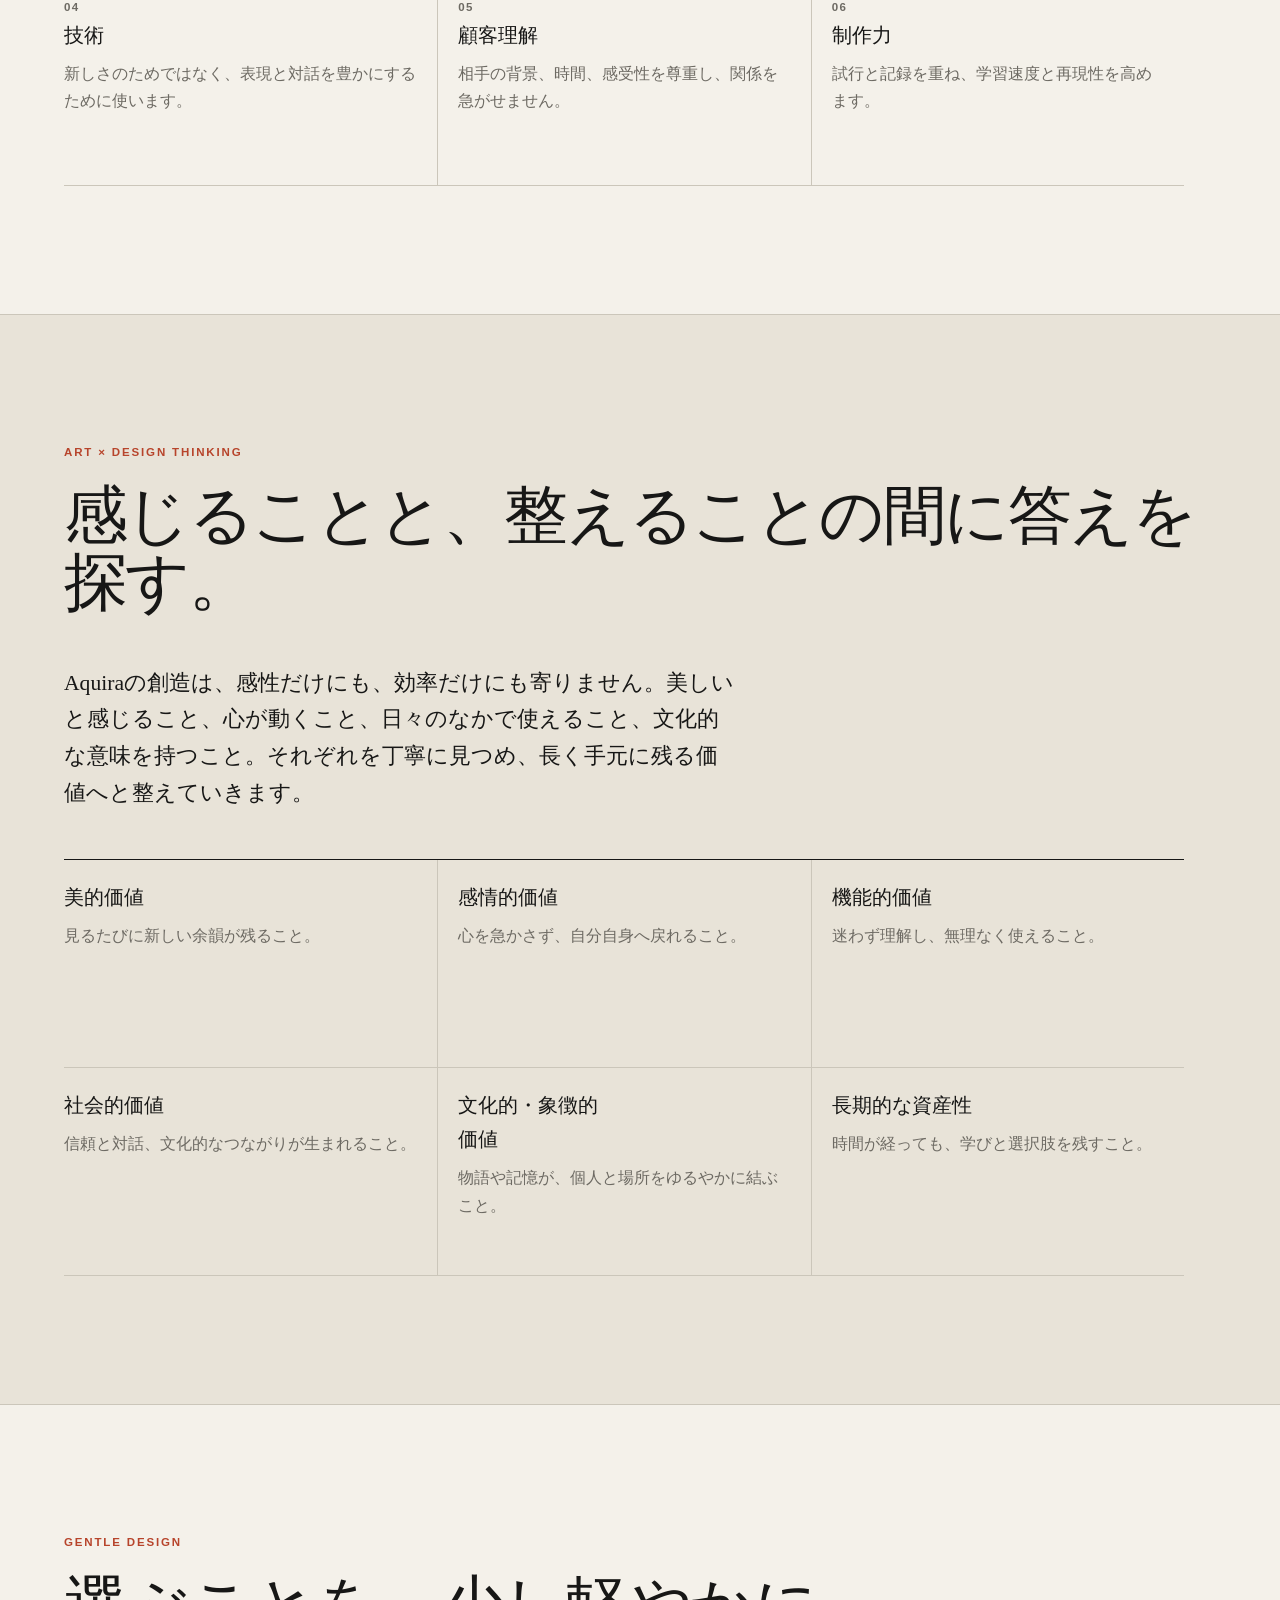
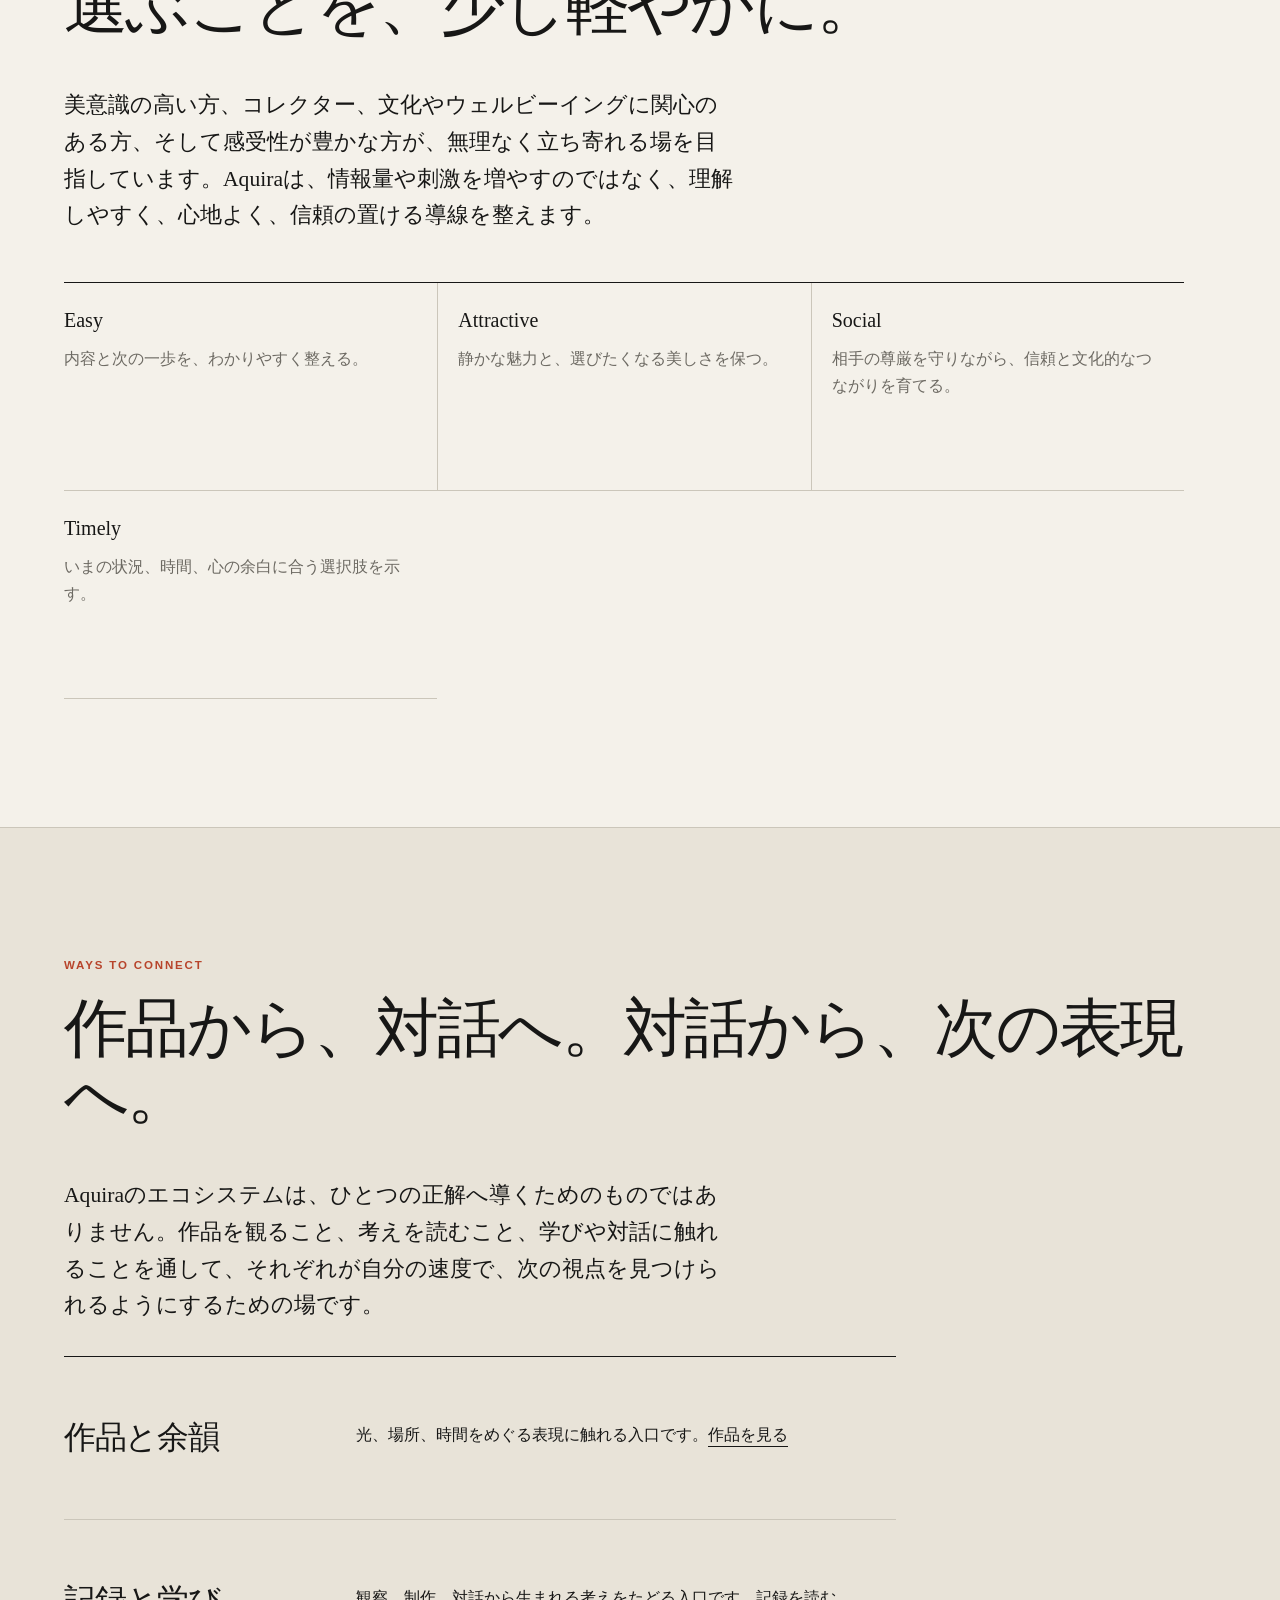
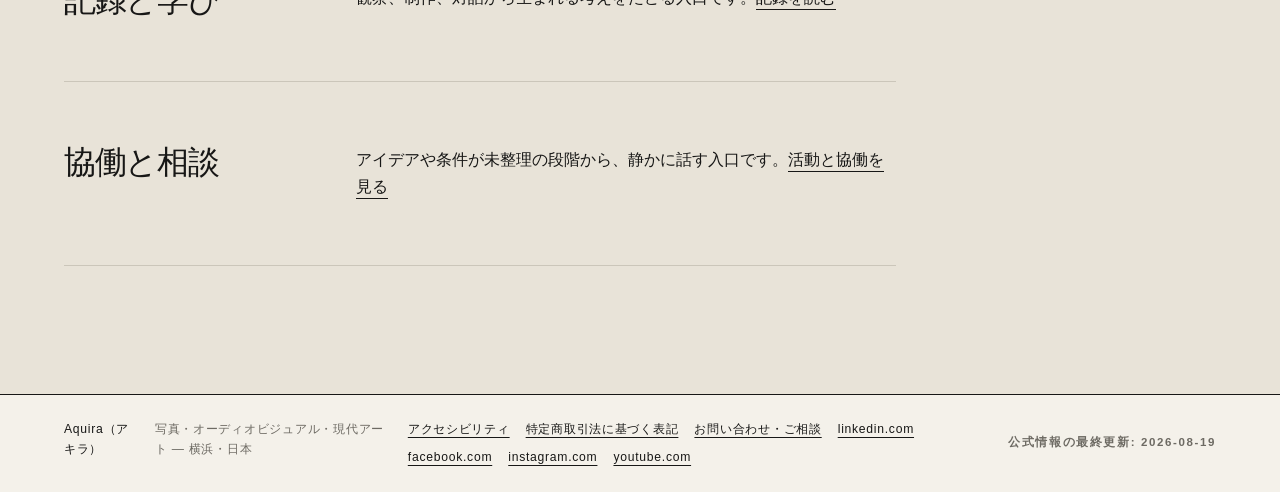
<file: ecosystem/index.html>
<!doctype html>
<!-- AQUIRA style: Artist Evidence Atlas — visible facts, clear hierarchy, generous editorial whitespace. -->
<html lang="ja">

    <head>
      <meta charset="UTF-8" />
      <meta name="viewport" content="width=device-width, initial-scale=1" />
      <meta name="description" content="Aquiraは、作品、知識、表現、技術、顧客理解、制作力を積み重ねる資産と考えます。美と静けさを起点に、独自性と長期的な信頼を育てる創造の場です。" />
      <meta name="robots" content="index,follow,max-image-preview:large,max-snippet:-1,max-video-preview:-1" />
      <meta name="author" content="Aquira（アキラ）" />
      <meta name="theme-color" content="#101010" />
      <title>Aquira Ecosystem｜美と静けさの実践 | Aquira（アキラ）公式サイト</title>
      <link rel="canonical" href="https://www.aquira.art/ecosystem/" />

      <link rel="alternate" href="https://www.aquira.art/ecosystem/" hreflang="ja" />
      <link rel="alternate" href="https://www.aquira.art/ecosystem/" hreflang="x-default" />
      <link rel="stylesheet" href="/styles.css?v=20260819" />
      <script src="/accessibility.js?v=20260819" defer></script>
      <meta property="og:locale" content="ja_JP" />
      <meta property="og:type" content="website" />
      <meta property="og:site_name" content="Aquira（アキラ）" />
      <meta property="og:title" content="Aquira Ecosystem｜美と静けさの実践 | Aquira（アキラ）公式サイト" />
      <meta property="og:description" content="Aquiraは、作品、知識、表現、技術、顧客理解、制作力を積み重ねる資産と考えます。美と静けさを起点に、独自性と長期的な信頼を育てる創造の場です。" />
      <meta property="og:url" content="https://www.aquira.art/ecosystem/" />
      <meta name="twitter:card" content="summary" />
      <meta name="twitter:title" content="Aquira Ecosystem｜美と静けさの実践 | Aquira（アキラ）公式サイト" />
      <meta name="twitter:description" content="Aquiraは、作品、知識、表現、技術、顧客理解、制作力を積み重ねる資産と考えます。美と静けさを起点に、独自性と長期的な信頼を育てる創造の場です。" />
      <script type="application/ld+json">{
  "@context": "https://schema.org",
  "@graph": [
    {
      "@type": "WebSite",
      "@id": "https://www.aquira.art/#website",
      "url": "https://www.aquira.art/",
      "name": "Aquira（アキラ）",
      "alternateName": "AQUIRA",
      "inLanguage": [
        "ja-JP",
        "en"
      ],
      "publisher": {
        "@id": "https://www.aquira.art/#aquira"
      }
    },
    {
      "@type": "Person",
      "@id": "https://www.aquira.art/#aquira",
      "name": "Aquira",
      "alternateName": [
        "アキラ",
        "AQUIRA"
      ],
      "jobTitle": "写真家・オーディオビジュアル・現代アーティスト",
      "description": "Aquira（アキラ）は、横浜を拠点に、写真、映像、オーディオビジュアル表現、現代アートを横断して制作するアーティストです。作品、対話、学びの場を通じて、表現が人と社会を結ぶ可能性を探究しています。",
      "homeLocation": {
        "@type": "Place",
        "name": "横浜・日本"
      },
      "url": "https://www.aquira.art/about/",
      "sameAs": [
        "https://www.linkedin.com/in/aquirafillmoonmaker/",
        "https://www.facebook.com/cameramanakira/",
        "https://www.instagram.com/aquirart",
        "https://www.youtube.com/@AQUIRA39"
      ]
    },
    {
      "@type": "WebPage",
      "@id": "https://www.aquira.art/ecosystem/#webpage",
      "url": "https://www.aquira.art/ecosystem/",
      "name": "Aquira Ecosystem｜美と静けさの実践 | Aquira（アキラ）公式サイト",
      "description": "Aquiraは、作品、知識、表現、技術、顧客理解、制作力を積み重ねる資産と考えます。美と静けさを起点に、独自性と長期的な信頼を育てる創造の場です。",
      "inLanguage": "ja-JP",
      "isPartOf": {
        "@id": "https://www.aquira.art/#website"
      },
      "about": {
        "@id": "https://www.aquira.art/#aquira"
      },
      "mainEntity": {
        "@id": "https://www.aquira.art/#aquira"
      },
      "dateModified": "2026-08-19"
    }
  ]
}</script>
    </head>
  <body>
    <a class="skip-link" href="#main-content">本文へ移動</a>

    <header class="site-header">
      <a class="wordmark" href="/" aria-label="Aquira（アキラ） ホーム">AQUIRA</a>
      <nav class="site-header__navigation" aria-label="主要ナビゲーション">
        <a href="/about/">Aquiraについて</a>
<a href="/works/">作品</a>
<a href="/practice/">活動と協働</a>
      </nav>
      <a class="site-header__contact" href="https://www.aquira.art/book-online">お問い合わせ</a>
    </header>
    <main id="main-content">
  <section class="hero hero--compact" aria-labelledby="ecosystem-title">
    <p class="eyebrow">AQUIRA ECOSYSTEM</p>
    <h1 id="ecosystem-title">美意識を、内側から育てる。</h1>
    <p class="lead">Aquiraは、外部への依存を増やすことではなく、自分自身で見つめ、選び、表現する力を育てることを大切にしています。作品、知識、技術、顧客理解、制作の経験を、使い切るためではなく、次の創造へつながる資産として静かに蓄積します。</p>
  </section>
  <section class="section" aria-labelledby="capabilities-title">
    <div class="section__heading"><p class="eyebrow">BUILDING IN-HOUSE CAPABILITIES</p><h2 id="capabilities-title">自分の目で見て、自分の言葉で選ぶ。</h2></div>
    <p class="statement">ツール、AI、外部との協働は、可能性を広げる大切な手段です。一方で、判断の中心を外に預けないことも同じくらい大切です。Aquiraは、知識と表現、ブランドと技術、顧客理解と制作力を、独自性と再現性を高めるための基盤として育てます。</p>
    <div class="value-grid"><article class="value-card"><p class="value-card__index">01</p><h3>知識</h3><p>観察と学びを、次の問いを深めるために蓄積します。</p></article><article class="value-card"><p class="value-card__index">02</p><h3>表現</h3><p>一回性の体験を、静かな物語として形にします。</p></article><article class="value-card"><p class="value-card__index">03</p><h3>ブランド</h3><p>誇張ではなく、言葉と行動の一致から信頼を育てます。</p></article><article class="value-card"><p class="value-card__index">04</p><h3>技術</h3><p>新しさのためではなく、表現と対話を豊かにするために使います。</p></article><article class="value-card"><p class="value-card__index">05</p><h3>顧客理解</h3><p>相手の背景、時間、感受性を尊重し、関係を急がせません。</p></article><article class="value-card"><p class="value-card__index">06</p><h3>制作力</h3><p>試行と記録を重ね、学習速度と再現性を高めます。</p></article></div>
  </section>
  <section class="section section--muted" aria-labelledby="values-title">
    <div class="section__heading"><p class="eyebrow">ART × DESIGN THINKING</p><h2 id="values-title">感じることと、整えることの間に答えを探す。</h2></div>
    <p class="statement">Aquiraの創造は、感性だけにも、効率だけにも寄りません。美しいと感じること、心が動くこと、日々のなかで使えること、文化的な意味を持つこと。それぞれを丁寧に見つめ、長く手元に残る価値へと整えていきます。</p>
    <div class="value-grid"><article class="value-card"><h3>美的価値</h3><p>見るたびに新しい余韻が残ること。</p></article><article class="value-card"><h3>感情的価値</h3><p>心を急かさず、自分自身へ戻れること。</p></article><article class="value-card"><h3>機能的価値</h3><p>迷わず理解し、無理なく使えること。</p></article><article class="value-card"><h3>社会的価値</h3><p>信頼と対話、文化的なつながりが生まれること。</p></article><article class="value-card"><h3>文化的・象徴的価値</h3><p>物語や記憶が、個人と場所をゆるやかに結ぶこと。</p></article><article class="value-card"><h3>長期的な資産性</h3><p>時間が経っても、学びと選択肢を残すこと。</p></article></div>
  </section>
  <section class="section" aria-labelledby="gentle-design-title">
    <div class="section__heading"><p class="eyebrow">GENTLE DESIGN</p><h2 id="gentle-design-title">選ぶことを、少し軽やかに。</h2></div>
    <p class="statement">美意識の高い方、コレクター、文化やウェルビーイングに関心のある方、そして感受性が豊かな方が、無理なく立ち寄れる場を目指しています。Aquiraは、情報量や刺激を増やすのではなく、理解しやすく、心地よく、信頼の置ける導線を整えます。</p>
    <div class="value-grid"><article class="value-card"><h3>Easy</h3><p>内容と次の一歩を、わかりやすく整える。</p></article><article class="value-card"><h3>Attractive</h3><p>静かな魅力と、選びたくなる美しさを保つ。</p></article><article class="value-card"><h3>Social</h3><p>相手の尊厳を守りながら、信頼と文化的なつながりを育てる。</p></article><article class="value-card"><h3>Timely</h3><p>いまの状況、時間、心の余白に合う選択肢を示す。</p></article></div>
  </section>
  <section class="section section--muted" aria-labelledby="ecosystem-invitation-title">
    <div class="section__heading"><p class="eyebrow">WAYS TO CONNECT</p><h2 id="ecosystem-invitation-title">作品から、対話へ。対話から、次の表現へ。</h2></div>
    <p class="statement">Aquiraのエコシステムは、ひとつの正解へ導くためのものではありません。作品を観ること、考えを読むこと、学びや対話に触れることを通して、それぞれが自分の速度で、次の視点を見つけられるようにするための場です。</p>
    <div class="prose-list">
      <article><h2>作品と余韻</h2><p>光、場所、時間をめぐる表現に触れる入口です。<a class="text-link" href="/works/">作品を見る</a></p></article>
      <article><h2>記録と学び</h2><p>観察、制作、対話から生まれる考えをたどる入口です。<a class="text-link" href="https://note.com/aquira" rel="noopener noreferrer" target="_blank">記録を読む</a></p></article>
      <article><h2>協働と相談</h2><p>アイデアや条件が未整理の段階から、静かに話す入口です。<a class="text-link" href="/practice/">活動と協働を見る</a></p></article>
    </div>
  </section></main>

    <footer class="site-footer">
      <p class="site-footer__title">Aquira（アキラ）</p>
      <p class="site-footer__description">写真・オーディオビジュアル・現代アート — 横浜・日本</p>
      <ul class="site-footer__links" aria-label="公式プロフィール・法定情報・お問い合わせ"><li><a href="/accessibility/">アクセシビリティ</a></li><li><a href="/tokushoho/">特定商取引法に基づく表記</a></li><li><a href="https://www.aquira.art/book-online">お問い合わせ・ご相談</a></li><li><a href="https://www.linkedin.com/in/aquirafillmoonmaker/" rel="me noopener">linkedin.com</a></li><li><a href="https://www.facebook.com/cameramanakira/" rel="me noopener">facebook.com</a></li><li><a href="https://www.instagram.com/aquirart" rel="me noopener">instagram.com</a></li><li><a href="https://www.youtube.com/@AQUIRA39" rel="me noopener">youtube.com</a></li></ul>
      <p class="site-footer__meta">公式情報の最終更新: <time datetime="2026-08-19">2026-08-19</time></p>
    </footer>

    <div class="a11y-tools">
      <button class="a11y-tools__trigger" type="button" data-a11y-trigger aria-expanded="false" aria-controls="a11y-panel">表示設定</button>
      <section class="a11y-tools__panel" id="a11y-panel" data-a11y-panel role="dialog" aria-modal="false" aria-labelledby="a11y-panel-title" hidden>
        <div class="a11y-tools__panel-header"><h2 id="a11y-panel-title">表示設定</h2><button class="a11y-tools__close" type="button" data-a11y-close aria-label="閉じる">×</button></div>
        <p>お使いの端末に合わせて、読みやすさや動きの量を調整できます。</p>
        <div class="a11y-tools__actions"><button type="button" data-a11y-action="font-decrease">A− 文字を小さく</button><button type="button" data-a11y-action="font-increase">A＋ 文字を大きく</button><button type="button" data-a11y-action="contrast" aria-pressed="false">高コントラスト</button><button type="button" data-a11y-action="underline" aria-pressed="false">リンクに下線</button><button type="button" data-a11y-action="motion" aria-pressed="false">動きを抑える</button><button type="button" data-a11y-action="reset">初期状態に戻す</button></div>
        <a class="text-link" href="/accessibility/">アクセシビリティに関する情報</a>
      </section>
      <p class="visually-hidden" data-a11y-status aria-live="polite" aria-atomic="true"></p>
    </div>
  </body>
</html>
</file>
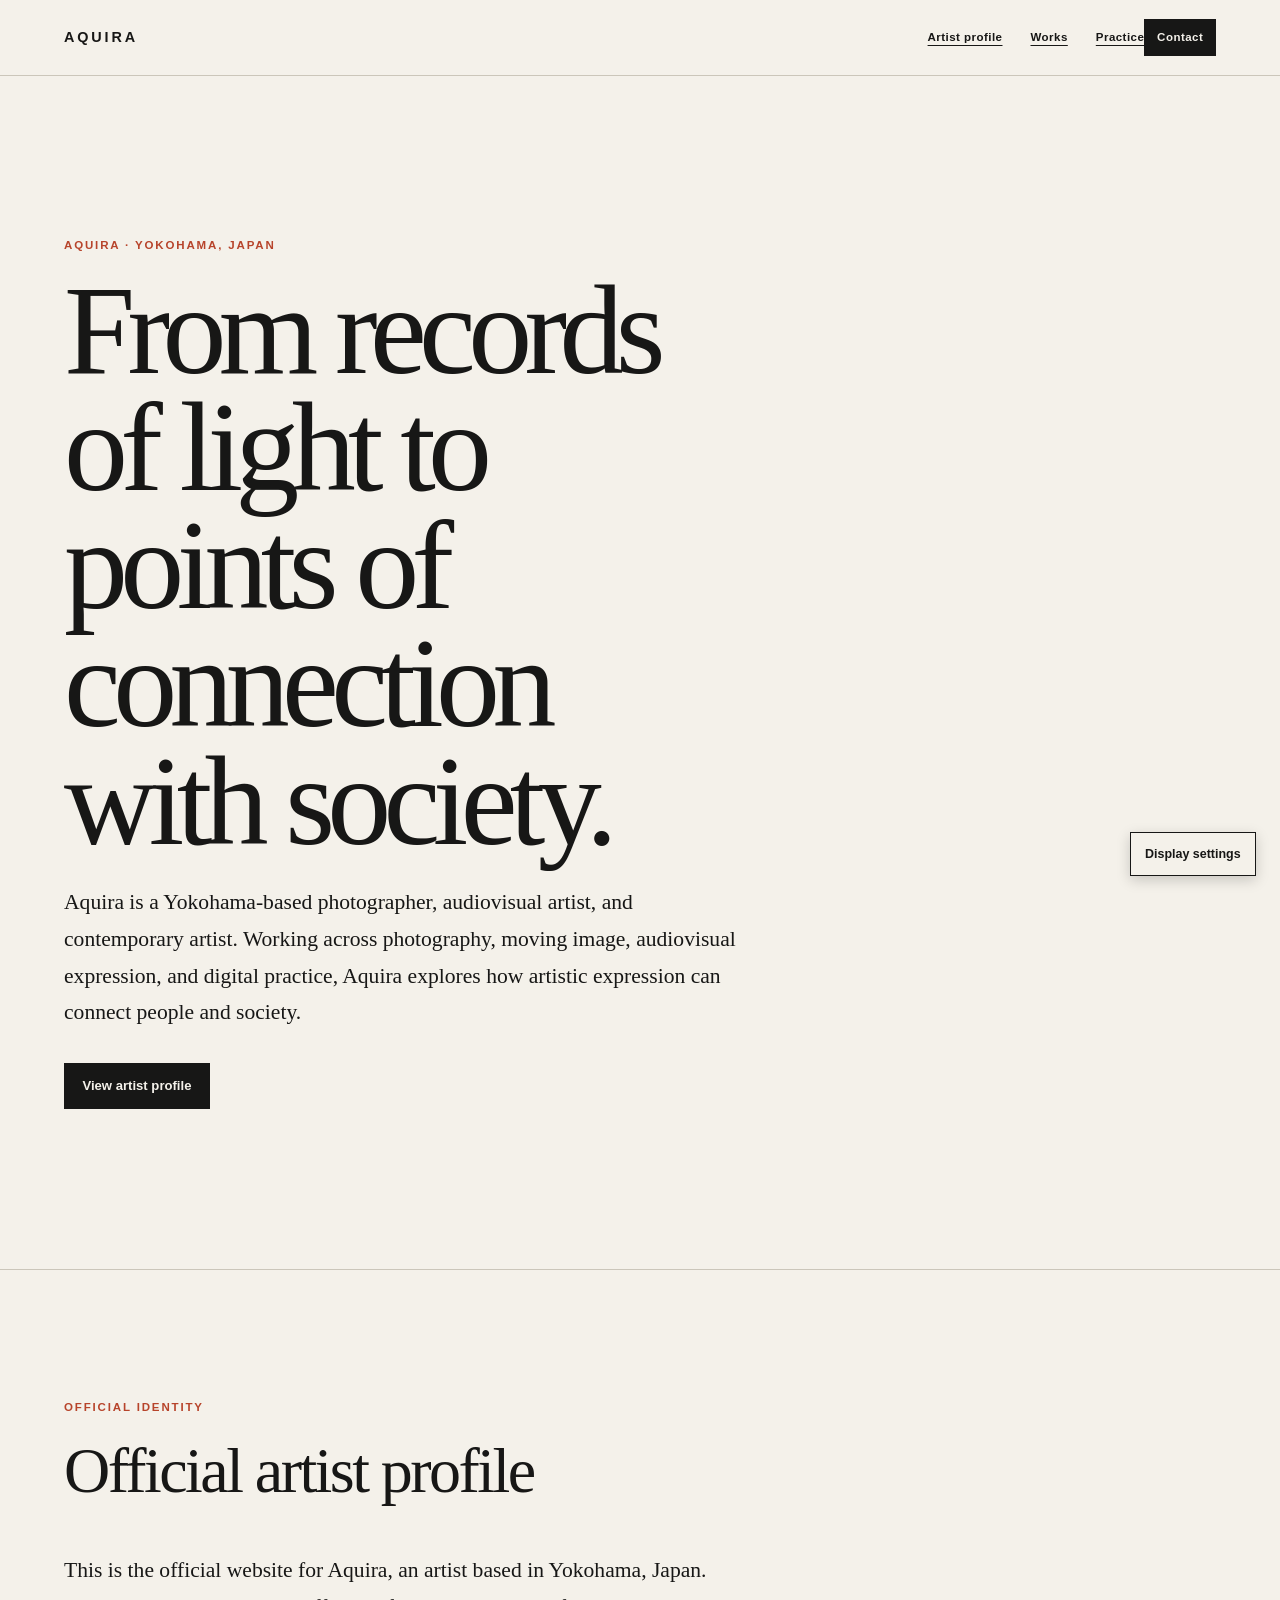
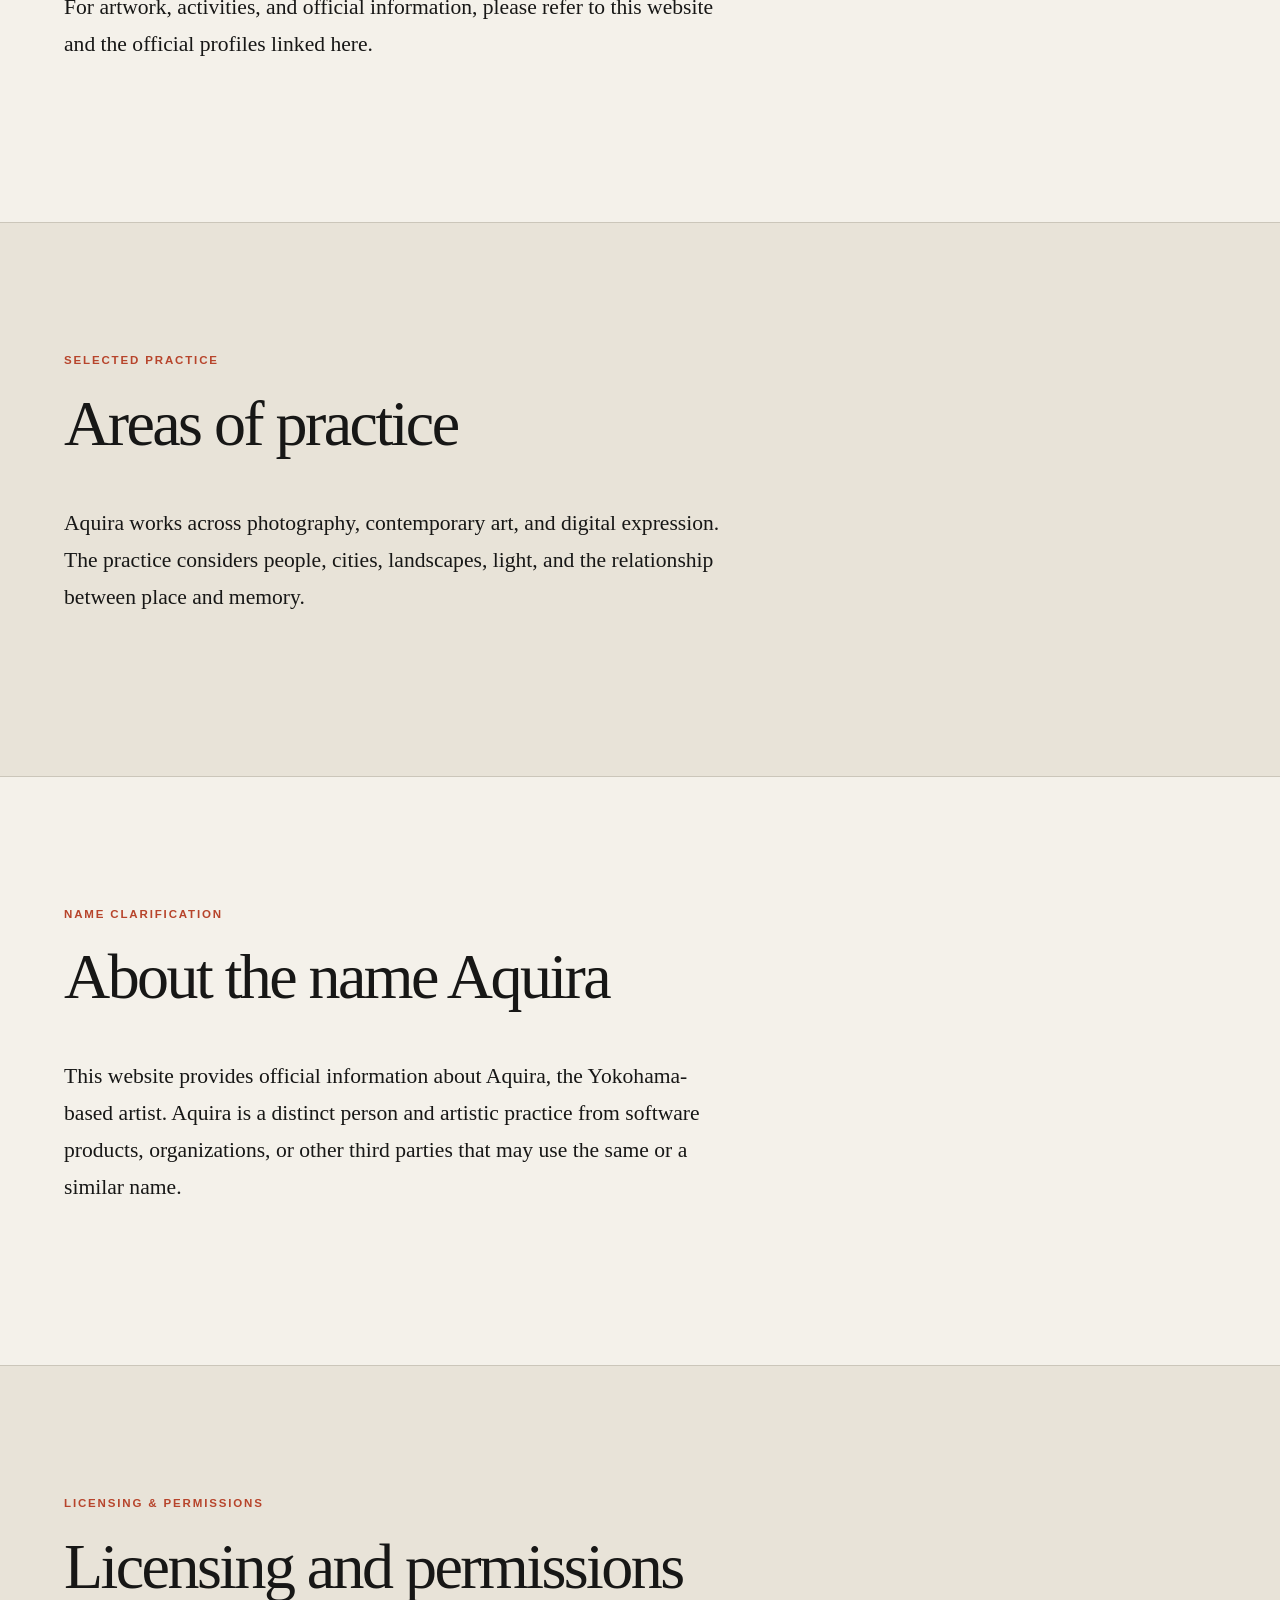
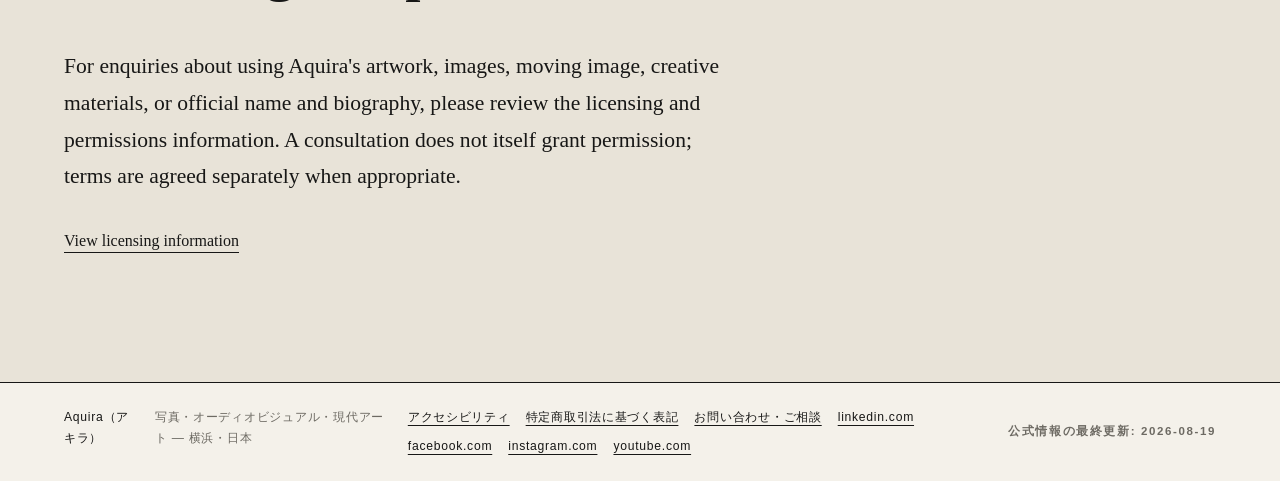
<file: en/index.html>
<!doctype html>
<!-- AQUIRA style: Artist Evidence Atlas — visible facts, clear hierarchy, generous editorial whitespace. -->
<html lang="en">

    <head>
      <meta charset="UTF-8" />
      <meta name="viewport" content="width=device-width, initial-scale=1" />
      <meta name="description" content="Official website for Aquira, a Yokohama-based photographer, audiovisual artist, and contemporary artist working across photography, moving image, and digital expression." />
      <meta name="robots" content="index,follow,max-image-preview:large,max-snippet:-1,max-video-preview:-1" />
      <meta name="author" content="Aquira（アキラ）" />
      <meta name="theme-color" content="#101010" />
      <title>Aquira | Yokohama-based Photographer &amp; Contemporary Artist</title>
      <link rel="canonical" href="https://www.aquira.art/en/" />

      <link rel="alternate" href="https://www.aquira.art/" hreflang="ja" />
      <link rel="alternate" href="https://www.aquira.art/en/" hreflang="en" />
      <link rel="alternate" href="https://www.aquira.art/" hreflang="x-default" />
      <link rel="stylesheet" href="/styles.css?v=20260819" />
      <script src="/accessibility.js?v=20260819" defer></script>
      <meta property="og:locale" content="en_US" />
      <meta property="og:type" content="website" />
      <meta property="og:site_name" content="Aquira（アキラ）" />
      <meta property="og:title" content="Aquira | Yokohama-based Photographer &amp; Contemporary Artist" />
      <meta property="og:description" content="Official website for Aquira, a Yokohama-based photographer, audiovisual artist, and contemporary artist working across photography, moving image, and digital expression." />
      <meta property="og:url" content="https://www.aquira.art/en/" />
      <meta name="twitter:card" content="summary" />
      <meta name="twitter:title" content="Aquira | Yokohama-based Photographer &amp; Contemporary Artist" />
      <meta name="twitter:description" content="Official website for Aquira, a Yokohama-based photographer, audiovisual artist, and contemporary artist working across photography, moving image, and digital expression." />
      <script type="application/ld+json">{
  "@context": "https://schema.org",
  "@graph": [
    {
      "@type": "WebSite",
      "@id": "https://www.aquira.art/#website",
      "url": "https://www.aquira.art/",
      "name": "Aquira（アキラ）",
      "alternateName": "AQUIRA",
      "inLanguage": [
        "ja-JP",
        "en"
      ],
      "publisher": {
        "@id": "https://www.aquira.art/#aquira"
      }
    },
    {
      "@type": "Person",
      "@id": "https://www.aquira.art/#aquira",
      "name": "Aquira",
      "alternateName": [
        "アキラ",
        "AQUIRA"
      ],
      "jobTitle": "Photographer, audiovisual artist, and contemporary artist",
      "description": "Aquira is a Yokohama-based photographer, audiovisual artist, and contemporary artist working across photography, moving image, and digital expression. Through artwork, dialogue, and learning spaces, Aquira explores how artistic expression can connect people and society.",
      "homeLocation": {
        "@type": "Place",
        "name": "Yokohama, Japan"
      },
      "url": "https://www.aquira.art/about/",
      "sameAs": [
        "https://www.linkedin.com/in/aquirafillmoonmaker/",
        "https://www.facebook.com/cameramanakira/",
        "https://www.instagram.com/aquirart",
        "https://www.youtube.com/@AQUIRA39"
      ]
    },
    {
      "@type": "WebPage",
      "@id": "https://www.aquira.art/en/#webpage",
      "url": "https://www.aquira.art/en/",
      "name": "Aquira | Yokohama-based Photographer & Contemporary Artist",
      "description": "Official website for Aquira, a Yokohama-based photographer, audiovisual artist, and contemporary artist working across photography, moving image, and digital expression.",
      "inLanguage": "en",
      "isPartOf": {
        "@id": "https://www.aquira.art/#website"
      },
      "about": {
        "@id": "https://www.aquira.art/#aquira"
      },
      "mainEntity": {
        "@id": "https://www.aquira.art/#aquira"
      },
      "dateModified": "2026-08-19"
    }
  ]
}</script>
    </head>
  <body>
    <a class="skip-link" href="#main-content">Skip to content</a>

    <header class="site-header">
      <a class="wordmark" href="/" aria-label="AQUIRA home">AQUIRA</a>
      <nav class="site-header__navigation" aria-label="Primary navigation">
        <a href="/about/">Artist profile</a>
<a href="/works/">Works</a>
<a href="/practice/">Practice</a>
      </nav>
      <a class="site-header__contact" href="https://www.aquira.art/book-online">Contact</a>
    </header>
    <main id="main-content">
  <section class="hero" aria-labelledby="english-home-title">
    <p class="eyebrow">AQUIRA · YOKOHAMA, JAPAN</p>
    <h1 id="english-home-title">From records of light to points of connection with society.</h1>
    <p class="lead">Aquira is a Yokohama-based photographer, audiovisual artist, and contemporary artist. Working across photography, moving image, audiovisual expression, and digital practice, Aquira explores how artistic expression can connect people and society.</p>
    <a class="button button--primary" href="/about/">View artist profile</a>
  </section>
  <section class="section" aria-labelledby="english-identity-title">
    <div class="section__heading"><p class="eyebrow">OFFICIAL IDENTITY</p><h2 id="english-identity-title">Official artist profile</h2></div>
    <p class="statement">This is the official website for Aquira, an artist based in Yokohama, Japan. For artwork, activities, and official information, please refer to this website and the official profiles linked here.</p>
  </section>
  <section class="section section--muted" aria-labelledby="english-practice-title">
    <div class="section__heading"><p class="eyebrow">SELECTED PRACTICE</p><h2 id="english-practice-title">Areas of practice</h2></div>
    <p class="statement">Aquira works across photography, contemporary art, and digital expression. The practice considers people, cities, landscapes, light, and the relationship between place and memory.</p>
  </section>
  <section class="section" aria-labelledby="english-distinction-title">
    <div class="section__heading"><p class="eyebrow">NAME CLARIFICATION</p><h2 id="english-distinction-title">About the name Aquira</h2></div>
    <p class="statement">This website provides official information about Aquira, the Yokohama-based artist. Aquira is a distinct person and artistic practice from software products, organizations, or other third parties that may use the same or a similar name.</p>
  </section>
  <section class="section section--muted" aria-labelledby="english-licensing-title">
    <div class="section__heading"><p class="eyebrow">LICENSING &amp; PERMISSIONS</p><h2 id="english-licensing-title">Licensing and permissions</h2></div>
    <p class="statement">For enquiries about using Aquira&#039;s artwork, images, moving image, creative materials, or official name and biography, please review the licensing and permissions information. A consultation does not itself grant permission; terms are agreed separately when appropriate.</p>
    <a class="text-link" href="/licensing/">View licensing information</a>
  </section></main>

    <footer class="site-footer">
      <p class="site-footer__title">Aquira（アキラ）</p>
      <p class="site-footer__description">写真・オーディオビジュアル・現代アート — 横浜・日本</p>
      <ul class="site-footer__links" aria-label="公式プロフィール・法定情報・お問い合わせ"><li><a href="/accessibility/">アクセシビリティ</a></li><li><a href="/tokushoho/">特定商取引法に基づく表記</a></li><li><a href="https://www.aquira.art/book-online">お問い合わせ・ご相談</a></li><li><a href="https://www.linkedin.com/in/aquirafillmoonmaker/" rel="me noopener">linkedin.com</a></li><li><a href="https://www.facebook.com/cameramanakira/" rel="me noopener">facebook.com</a></li><li><a href="https://www.instagram.com/aquirart" rel="me noopener">instagram.com</a></li><li><a href="https://www.youtube.com/@AQUIRA39" rel="me noopener">youtube.com</a></li></ul>
      <p class="site-footer__meta">公式情報の最終更新: <time datetime="2026-08-19">2026-08-19</time></p>
    </footer>

    <div class="a11y-tools">
      <button class="a11y-tools__trigger" type="button" data-a11y-trigger aria-expanded="false" aria-controls="a11y-panel">Display settings</button>
      <section class="a11y-tools__panel" id="a11y-panel" data-a11y-panel role="dialog" aria-modal="false" aria-labelledby="a11y-panel-title" hidden>
        <div class="a11y-tools__panel-header"><h2 id="a11y-panel-title">Display settings</h2><button class="a11y-tools__close" type="button" data-a11y-close aria-label="Close">×</button></div>
        <p>お使いの端末に合わせて、読みやすさや動きの量を調整できます。</p>
        <div class="a11y-tools__actions"><button type="button" data-a11y-action="font-decrease">A− Smaller text</button><button type="button" data-a11y-action="font-increase">A＋ Larger text</button><button type="button" data-a11y-action="contrast" aria-pressed="false">High contrast</button><button type="button" data-a11y-action="underline" aria-pressed="false">Underline links</button><button type="button" data-a11y-action="motion" aria-pressed="false">Reduce motion</button><button type="button" data-a11y-action="reset">Reset</button></div>
        <a class="text-link" href="/accessibility/">Accessibility information</a>
      </section>
      <p class="visually-hidden" data-a11y-status aria-live="polite" aria-atomic="true"></p>
    </div>
  </body>
</html>
</file>
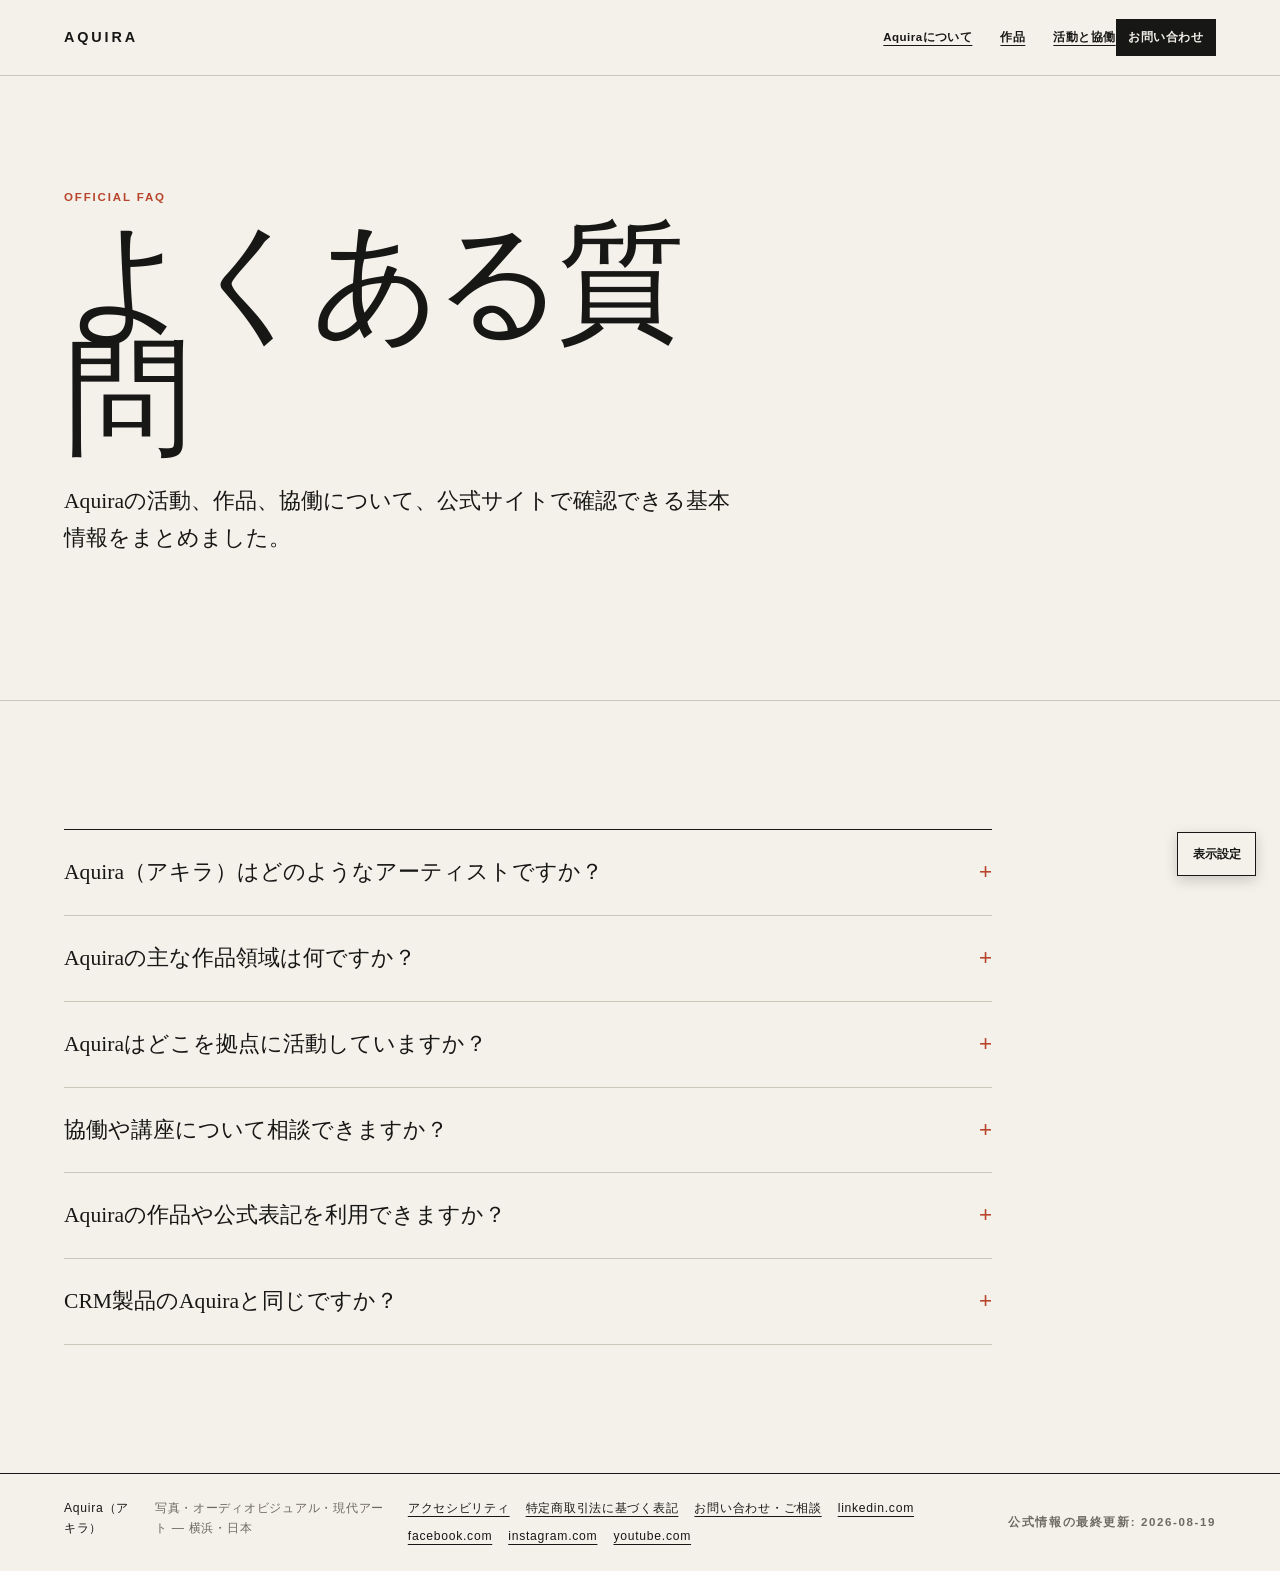
<file: faq/index.html>
<!doctype html>
<!-- AQUIRA style: Artist Evidence Atlas — visible facts, clear hierarchy, generous editorial whitespace. -->
<html lang="ja">

    <head>
      <meta charset="UTF-8" />
      <meta name="viewport" content="width=device-width, initial-scale=1" />
      <meta name="description" content="Aquira（アキラ）の活動領域、拠点、作品、協働に関する公式のよくある質問です。" />
      <meta name="robots" content="index,follow,max-image-preview:large,max-snippet:-1,max-video-preview:-1" />
      <meta name="author" content="Aquira（アキラ）" />
      <meta name="theme-color" content="#101010" />
      <title>よくある質問 | Aquira（アキラ）公式サイト</title>
      <link rel="canonical" href="https://www.aquira.art/faq/" />

      <link rel="alternate" href="https://www.aquira.art/faq/" hreflang="ja" />
      <link rel="alternate" href="https://www.aquira.art/faq/" hreflang="x-default" />
      <link rel="stylesheet" href="/styles.css?v=20260819" />
      <script src="/accessibility.js?v=20260819" defer></script>
      <meta property="og:locale" content="ja_JP" />
      <meta property="og:type" content="website" />
      <meta property="og:site_name" content="Aquira（アキラ）" />
      <meta property="og:title" content="よくある質問 | Aquira（アキラ）公式サイト" />
      <meta property="og:description" content="Aquira（アキラ）の活動領域、拠点、作品、協働に関する公式のよくある質問です。" />
      <meta property="og:url" content="https://www.aquira.art/faq/" />
      <meta name="twitter:card" content="summary" />
      <meta name="twitter:title" content="よくある質問 | Aquira（アキラ）公式サイト" />
      <meta name="twitter:description" content="Aquira（アキラ）の活動領域、拠点、作品、協働に関する公式のよくある質問です。" />
      <script type="application/ld+json">{
  "@context": "https://schema.org",
  "@graph": [
    {
      "@type": "WebSite",
      "@id": "https://www.aquira.art/#website",
      "url": "https://www.aquira.art/",
      "name": "Aquira（アキラ）",
      "alternateName": "AQUIRA",
      "inLanguage": [
        "ja-JP",
        "en"
      ],
      "publisher": {
        "@id": "https://www.aquira.art/#aquira"
      }
    },
    {
      "@type": "Person",
      "@id": "https://www.aquira.art/#aquira",
      "name": "Aquira",
      "alternateName": [
        "アキラ",
        "AQUIRA"
      ],
      "jobTitle": "写真家・オーディオビジュアル・現代アーティスト",
      "description": "Aquira（アキラ）は、横浜を拠点に、写真、映像、オーディオビジュアル表現、現代アートを横断して制作するアーティストです。作品、対話、学びの場を通じて、表現が人と社会を結ぶ可能性を探究しています。",
      "homeLocation": {
        "@type": "Place",
        "name": "横浜・日本"
      },
      "url": "https://www.aquira.art/about/",
      "sameAs": [
        "https://www.linkedin.com/in/aquirafillmoonmaker/",
        "https://www.facebook.com/cameramanakira/",
        "https://www.instagram.com/aquirart",
        "https://www.youtube.com/@AQUIRA39"
      ]
    },
    {
      "@type": "WebPage",
      "@id": "https://www.aquira.art/faq/#webpage",
      "url": "https://www.aquira.art/faq/",
      "name": "よくある質問 | Aquira（アキラ）公式サイト",
      "description": "Aquira（アキラ）の活動領域、拠点、作品、協働に関する公式のよくある質問です。",
      "inLanguage": "ja-JP",
      "isPartOf": {
        "@id": "https://www.aquira.art/#website"
      },
      "about": {
        "@id": "https://www.aquira.art/#aquira"
      },
      "mainEntity": {
        "@id": "https://www.aquira.art/#aquira"
      },
      "dateModified": "2026-08-19"
    },
    {
      "@type": "FAQPage",
      "@id": "https://www.aquira.art/faq/#faq",
      "mainEntity": [
        {
          "@type": "Question",
          "name": "Aquira（アキラ）はどのようなアーティストですか？",
          "acceptedAnswer": {
            "@type": "Answer",
            "text": "Aquira（アキラ）は、横浜を拠点に写真、映像、オーディオビジュアル表現、現代アートを横断して制作するアーティストです。作品、対話、学びの場を通じて、表現が人と社会を結ぶ可能性を探究しています。"
          }
        },
        {
          "@type": "Question",
          "name": "Aquiraの主な作品領域は何ですか？",
          "acceptedAnswer": {
            "@type": "Answer",
            "text": "写真、現代アート、デジタル表現を主な領域としています。人物、都市、風景、光と場所の関係を手がかりに、静かな物語と新しい視点を探ります。"
          }
        },
        {
          "@type": "Question",
          "name": "Aquiraはどこを拠点に活動していますか？",
          "acceptedAnswer": {
            "@type": "Answer",
            "text": "Aquiraは、横浜・日本を拠点に活動しています。"
          }
        },
        {
          "@type": "Question",
          "name": "協働や講座について相談できますか？",
          "acceptedAnswer": {
            "@type": "Answer",
            "text": "はい。Aquiraは、講座、協働プロジェクト、パートナーシップに関する相談を受け付けています。最新の公式窓口は、本サイトの問い合わせ導線からご確認ください。"
          }
        },
        {
          "@type": "Question",
          "name": "Aquiraの作品や公式表記を利用できますか？",
          "acceptedAnswer": {
            "@type": "Answer",
            "text": "利用内容を確認したうえで個別にご相談を承ります。相談だけで利用許可が成立することはありません。対象、目的、媒体、地域、期間、対価その他の条件は、必要に応じて書面で合意します。"
          }
        },
        {
          "@type": "Question",
          "name": "CRM製品のAquiraと同じですか？",
          "acceptedAnswer": {
            "@type": "Answer",
            "text": "いいえ。本サイトのAquira（アキラ）は、横浜を拠点とする写真家・オーディオビジュアル・現代アーティストに関する公式サイトです。放送業界向けのCRM・広告販売支援製品とは別の存在です。"
          }
        }
      ]
    }
  ]
}</script>
    </head>
  <body>
    <a class="skip-link" href="#main-content">本文へ移動</a>

    <header class="site-header">
      <a class="wordmark" href="/" aria-label="Aquira（アキラ） ホーム">AQUIRA</a>
      <nav class="site-header__navigation" aria-label="主要ナビゲーション">
        <a href="/about/">Aquiraについて</a>
<a href="/works/">作品</a>
<a href="/practice/">活動と協働</a>
      </nav>
      <a class="site-header__contact" href="https://www.aquira.art/book-online">お問い合わせ</a>
    </header>
    <main id="main-content">
  <section class="hero hero--compact" aria-labelledby="faq-title">
    <p class="eyebrow">OFFICIAL FAQ</p>
    <h1 id="faq-title">よくある質問</h1>
    <p class="lead">Aquiraの活動、作品、協働について、公式サイトで確認できる基本情報をまとめました。</p>
  </section>
  <section class="section" aria-label="よくある質問と回答">
    <div class="faq-list"><details><summary>Aquira（アキラ）はどのようなアーティストですか？</summary><p>Aquira（アキラ）は、横浜を拠点に写真、映像、オーディオビジュアル表現、現代アートを横断して制作するアーティストです。作品、対話、学びの場を通じて、表現が人と社会を結ぶ可能性を探究しています。</p></details><details><summary>Aquiraの主な作品領域は何ですか？</summary><p>写真、現代アート、デジタル表現を主な領域としています。人物、都市、風景、光と場所の関係を手がかりに、静かな物語と新しい視点を探ります。</p></details><details><summary>Aquiraはどこを拠点に活動していますか？</summary><p>Aquiraは、横浜・日本を拠点に活動しています。</p></details><details><summary>協働や講座について相談できますか？</summary><p>はい。Aquiraは、講座、協働プロジェクト、パートナーシップに関する相談を受け付けています。最新の公式窓口は、本サイトの問い合わせ導線からご確認ください。</p></details><details><summary>Aquiraの作品や公式表記を利用できますか？</summary><p>利用内容を確認したうえで個別にご相談を承ります。相談だけで利用許可が成立することはありません。対象、目的、媒体、地域、期間、対価その他の条件は、必要に応じて書面で合意します。</p></details><details><summary>CRM製品のAquiraと同じですか？</summary><p>いいえ。本サイトのAquira（アキラ）は、横浜を拠点とする写真家・オーディオビジュアル・現代アーティストに関する公式サイトです。放送業界向けのCRM・広告販売支援製品とは別の存在です。</p></details></div>
  </section></main>

    <footer class="site-footer">
      <p class="site-footer__title">Aquira（アキラ）</p>
      <p class="site-footer__description">写真・オーディオビジュアル・現代アート — 横浜・日本</p>
      <ul class="site-footer__links" aria-label="公式プロフィール・法定情報・お問い合わせ"><li><a href="/accessibility/">アクセシビリティ</a></li><li><a href="/tokushoho/">特定商取引法に基づく表記</a></li><li><a href="https://www.aquira.art/book-online">お問い合わせ・ご相談</a></li><li><a href="https://www.linkedin.com/in/aquirafillmoonmaker/" rel="me noopener">linkedin.com</a></li><li><a href="https://www.facebook.com/cameramanakira/" rel="me noopener">facebook.com</a></li><li><a href="https://www.instagram.com/aquirart" rel="me noopener">instagram.com</a></li><li><a href="https://www.youtube.com/@AQUIRA39" rel="me noopener">youtube.com</a></li></ul>
      <p class="site-footer__meta">公式情報の最終更新: <time datetime="2026-08-19">2026-08-19</time></p>
    </footer>

    <div class="a11y-tools">
      <button class="a11y-tools__trigger" type="button" data-a11y-trigger aria-expanded="false" aria-controls="a11y-panel">表示設定</button>
      <section class="a11y-tools__panel" id="a11y-panel" data-a11y-panel role="dialog" aria-modal="false" aria-labelledby="a11y-panel-title" hidden>
        <div class="a11y-tools__panel-header"><h2 id="a11y-panel-title">表示設定</h2><button class="a11y-tools__close" type="button" data-a11y-close aria-label="閉じる">×</button></div>
        <p>お使いの端末に合わせて、読みやすさや動きの量を調整できます。</p>
        <div class="a11y-tools__actions"><button type="button" data-a11y-action="font-decrease">A− 文字を小さく</button><button type="button" data-a11y-action="font-increase">A＋ 文字を大きく</button><button type="button" data-a11y-action="contrast" aria-pressed="false">高コントラスト</button><button type="button" data-a11y-action="underline" aria-pressed="false">リンクに下線</button><button type="button" data-a11y-action="motion" aria-pressed="false">動きを抑える</button><button type="button" data-a11y-action="reset">初期状態に戻す</button></div>
        <a class="text-link" href="/accessibility/">アクセシビリティに関する情報</a>
      </section>
      <p class="visually-hidden" data-a11y-status aria-live="polite" aria-atomic="true"></p>
    </div>
  </body>
</html>
</file>
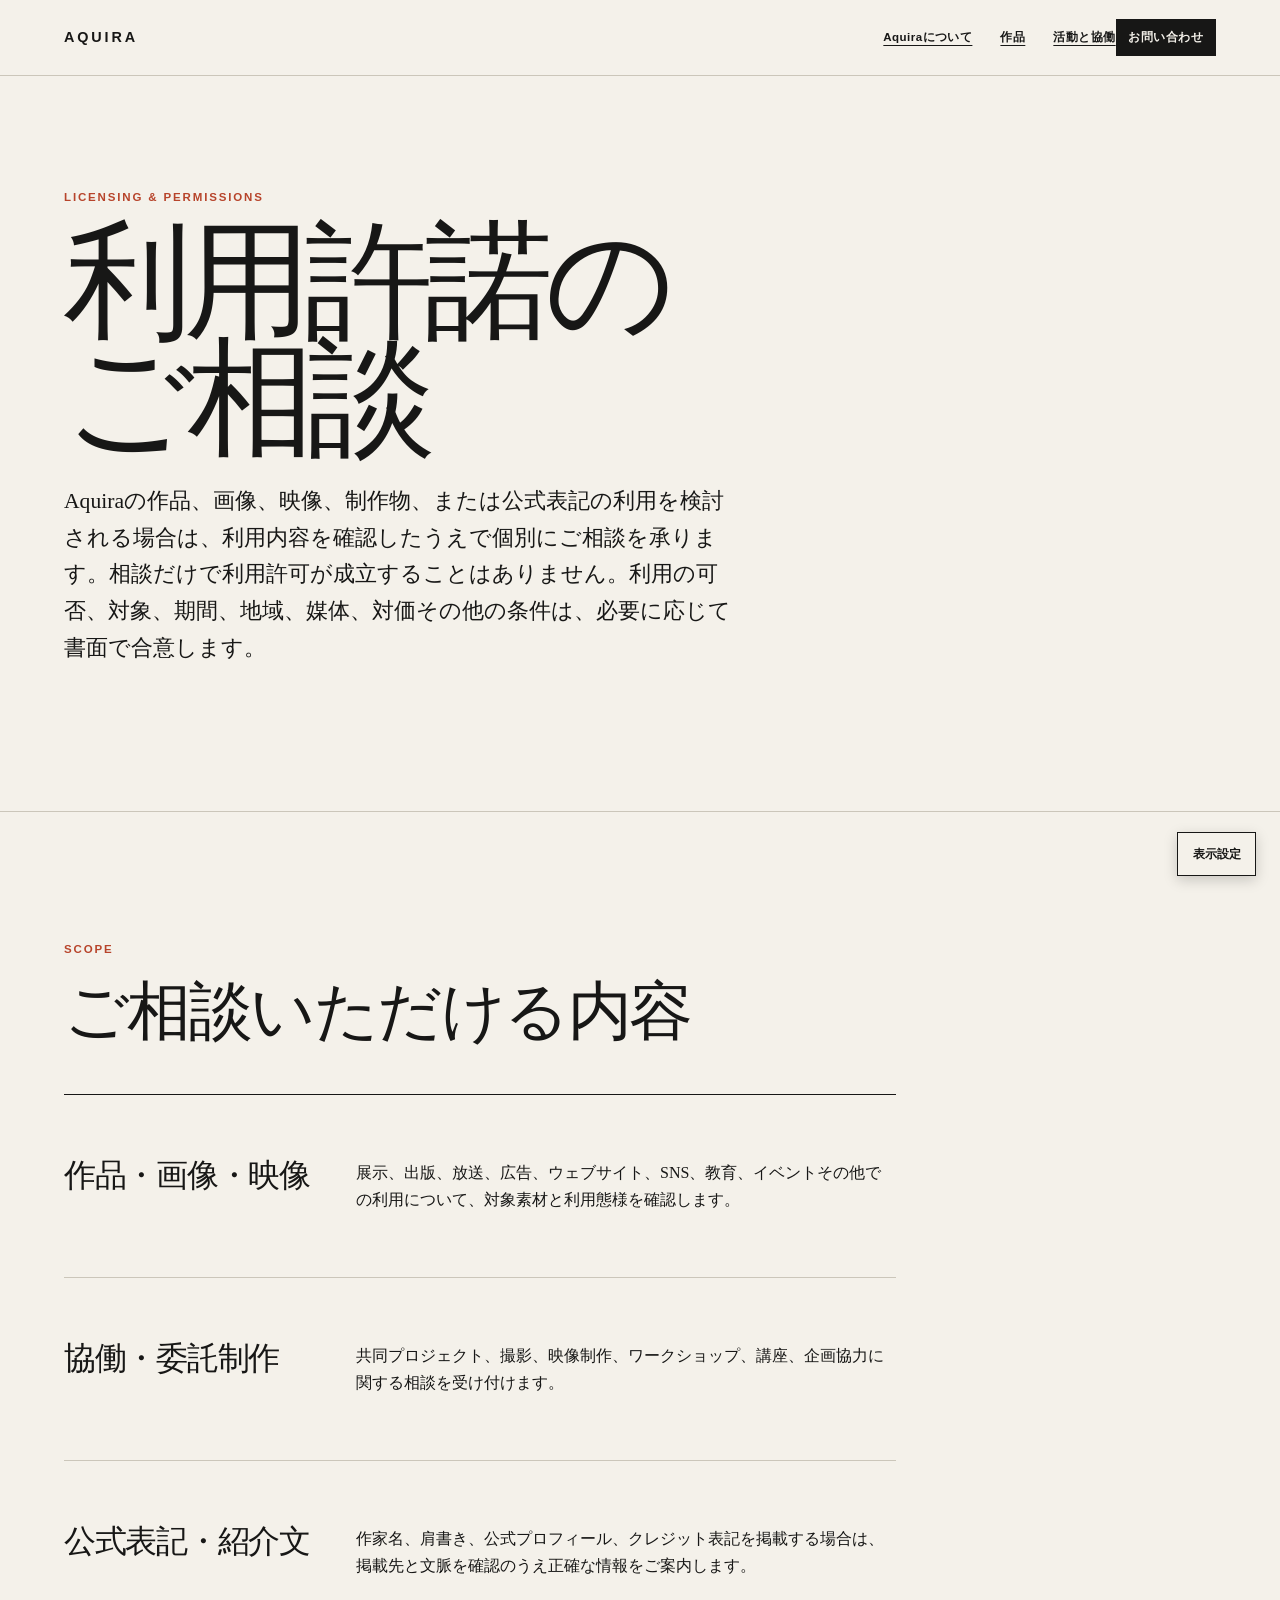
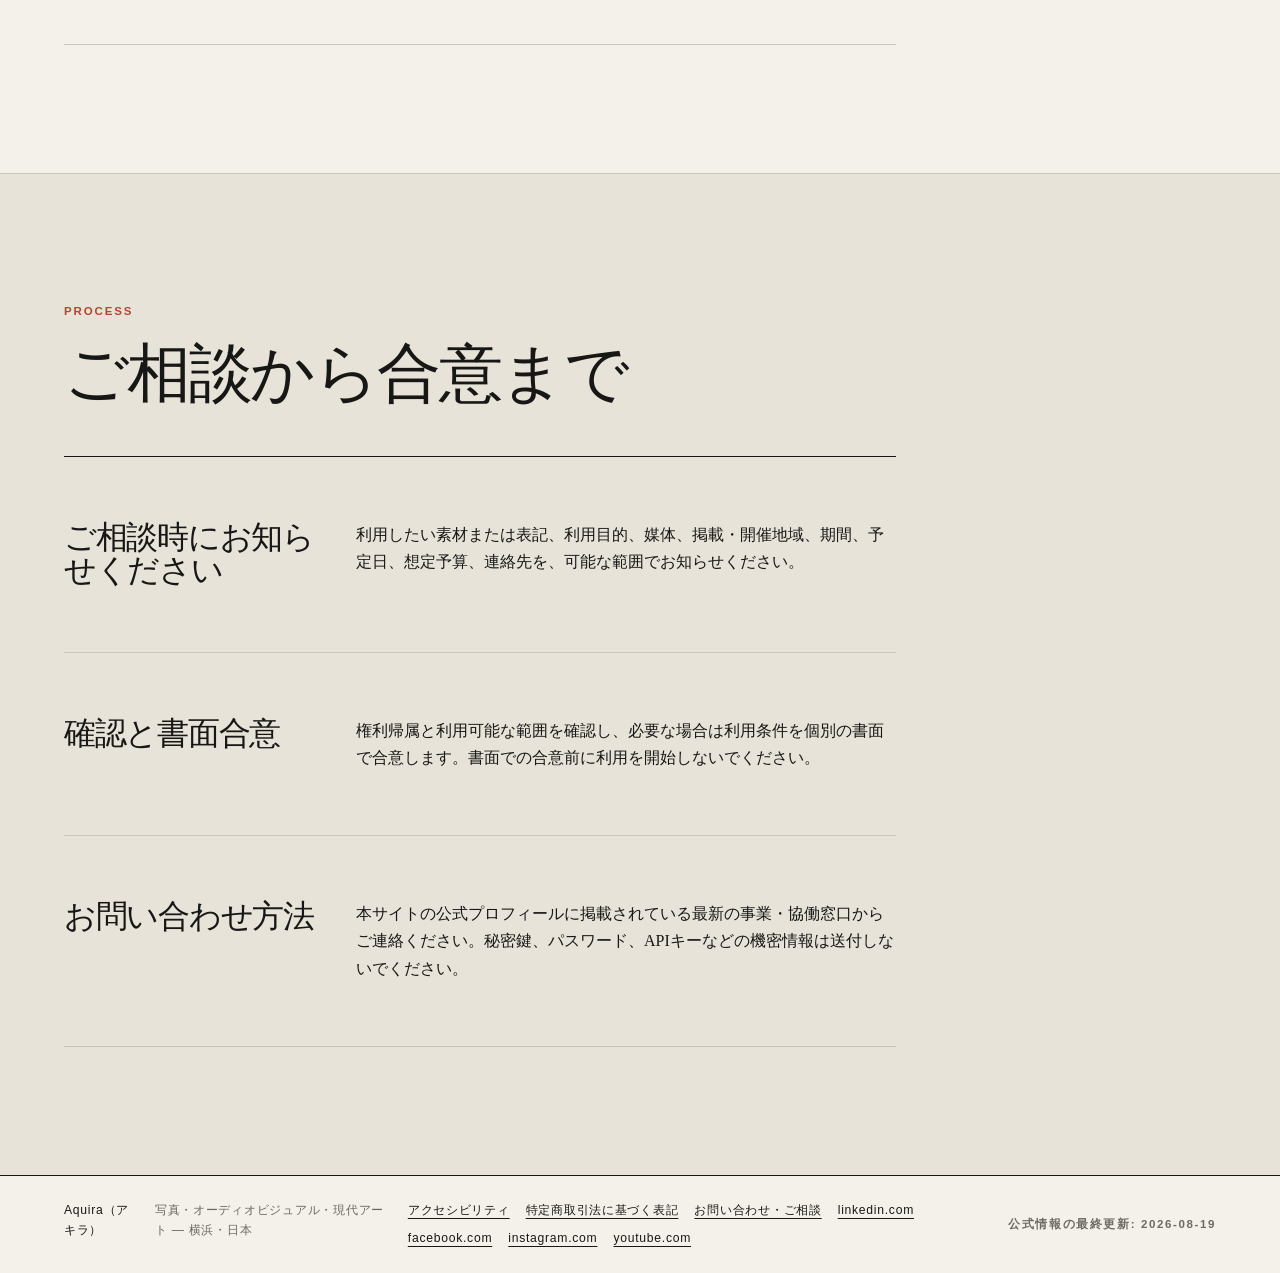
<file: licensing/index.html>
<!doctype html>
<!-- AQUIRA style: Artist Evidence Atlas — visible facts, clear hierarchy, generous editorial whitespace. -->
<html lang="ja">

    <head>
      <meta charset="UTF-8" />
      <meta name="viewport" content="width=device-width, initial-scale=1" />
      <meta name="description" content="Aquira（アキラ）の作品、画像、映像、制作物、公式表記の利用に関する相談窓口と手続を案内します。" />
      <meta name="robots" content="index,follow,max-image-preview:large,max-snippet:-1,max-video-preview:-1" />
      <meta name="author" content="Aquira（アキラ）" />
      <meta name="theme-color" content="#101010" />
      <title>利用許諾のご相談 | Aquira（アキラ）公式サイト</title>
      <link rel="canonical" href="https://www.aquira.art/licensing/" />

      <link rel="alternate" href="https://www.aquira.art/licensing/" hreflang="ja" />
      <link rel="alternate" href="https://www.aquira.art/licensing/" hreflang="x-default" />
      <link rel="stylesheet" href="/styles.css?v=20260819" />
      <script src="/accessibility.js?v=20260819" defer></script>
      <meta property="og:locale" content="ja_JP" />
      <meta property="og:type" content="website" />
      <meta property="og:site_name" content="Aquira（アキラ）" />
      <meta property="og:title" content="利用許諾のご相談 | Aquira（アキラ）公式サイト" />
      <meta property="og:description" content="Aquira（アキラ）の作品、画像、映像、制作物、公式表記の利用に関する相談窓口と手続を案内します。" />
      <meta property="og:url" content="https://www.aquira.art/licensing/" />
      <meta name="twitter:card" content="summary" />
      <meta name="twitter:title" content="利用許諾のご相談 | Aquira（アキラ）公式サイト" />
      <meta name="twitter:description" content="Aquira（アキラ）の作品、画像、映像、制作物、公式表記の利用に関する相談窓口と手続を案内します。" />
      <script type="application/ld+json">{
  "@context": "https://schema.org",
  "@graph": [
    {
      "@type": "WebSite",
      "@id": "https://www.aquira.art/#website",
      "url": "https://www.aquira.art/",
      "name": "Aquira（アキラ）",
      "alternateName": "AQUIRA",
      "inLanguage": [
        "ja-JP",
        "en"
      ],
      "publisher": {
        "@id": "https://www.aquira.art/#aquira"
      }
    },
    {
      "@type": "Person",
      "@id": "https://www.aquira.art/#aquira",
      "name": "Aquira",
      "alternateName": [
        "アキラ",
        "AQUIRA"
      ],
      "jobTitle": "写真家・オーディオビジュアル・現代アーティスト",
      "description": "Aquira（アキラ）は、横浜を拠点に、写真、映像、オーディオビジュアル表現、現代アートを横断して制作するアーティストです。作品、対話、学びの場を通じて、表現が人と社会を結ぶ可能性を探究しています。",
      "homeLocation": {
        "@type": "Place",
        "name": "横浜・日本"
      },
      "url": "https://www.aquira.art/about/",
      "sameAs": [
        "https://www.linkedin.com/in/aquirafillmoonmaker/",
        "https://www.facebook.com/cameramanakira/",
        "https://www.instagram.com/aquirart",
        "https://www.youtube.com/@AQUIRA39"
      ]
    },
    {
      "@type": "WebPage",
      "@id": "https://www.aquira.art/licensing/#webpage",
      "url": "https://www.aquira.art/licensing/",
      "name": "利用許諾のご相談 | Aquira（アキラ）公式サイト",
      "description": "Aquira（アキラ）の作品、画像、映像、制作物、公式表記の利用に関する相談窓口と手続を案内します。",
      "inLanguage": "ja-JP",
      "isPartOf": {
        "@id": "https://www.aquira.art/#website"
      },
      "about": {
        "@id": "https://www.aquira.art/#aquira"
      },
      "mainEntity": {
        "@id": "https://www.aquira.art/#aquira"
      },
      "dateModified": "2026-08-19"
    }
  ]
}</script>
    </head>
  <body>
    <a class="skip-link" href="#main-content">本文へ移動</a>

    <header class="site-header">
      <a class="wordmark" href="/" aria-label="Aquira（アキラ） ホーム">AQUIRA</a>
      <nav class="site-header__navigation" aria-label="主要ナビゲーション">
        <a href="/about/">Aquiraについて</a>
<a href="/works/">作品</a>
<a href="/practice/">活動と協働</a>
      </nav>
      <a class="site-header__contact" href="https://www.aquira.art/book-online">お問い合わせ</a>
    </header>
    <main id="main-content">
  <section class="hero hero--compact" aria-labelledby="licensing-title">
    <p class="eyebrow">LICENSING &amp; PERMISSIONS</p>
    <h1 id="licensing-title">利用許諾のご相談</h1>
    <p class="lead">Aquiraの作品、画像、映像、制作物、または公式表記の利用を検討される場合は、利用内容を確認したうえで個別にご相談を承ります。相談だけで利用許可が成立することはありません。利用の可否、対象、期間、地域、媒体、対価その他の条件は、必要に応じて書面で合意します。</p>
  </section>
  <section class="section" aria-label="利用許諾の対象">
    <div class="section__heading"><p class="eyebrow">SCOPE</p><h2>ご相談いただける内容</h2></div>
    <div class="prose-list"><article><h2>作品・画像・映像</h2><p>展示、出版、放送、広告、ウェブサイト、SNS、教育、イベントその他での利用について、対象素材と利用態様を確認します。</p></article><article><h2>協働・委託制作</h2><p>共同プロジェクト、撮影、映像制作、ワークショップ、講座、企画協力に関する相談を受け付けます。</p></article><article><h2>公式表記・紹介文</h2><p>作家名、肩書き、公式プロフィール、クレジット表記を掲載する場合は、掲載先と文脈を確認のうえ正確な情報をご案内します。</p></article></div>
  </section>
  <section class="section section--muted" aria-label="利用許諾の相談手順">
    <div class="section__heading"><p class="eyebrow">PROCESS</p><h2>ご相談から合意まで</h2></div>
    <div class="prose-list"><article><h2>ご相談時にお知らせください</h2><p>利用したい素材または表記、利用目的、媒体、掲載・開催地域、期間、予定日、想定予算、連絡先を、可能な範囲でお知らせください。</p></article><article><h2>確認と書面合意</h2><p>権利帰属と利用可能な範囲を確認し、必要な場合は利用条件を個別の書面で合意します。書面での合意前に利用を開始しないでください。</p></article><article><h2>お問い合わせ方法</h2><p>本サイトの公式プロフィールに掲載されている最新の事業・協働窓口からご連絡ください。秘密鍵、パスワード、APIキーなどの機密情報は送付しないでください。</p></article></div>
  </section></main>

    <footer class="site-footer">
      <p class="site-footer__title">Aquira（アキラ）</p>
      <p class="site-footer__description">写真・オーディオビジュアル・現代アート — 横浜・日本</p>
      <ul class="site-footer__links" aria-label="公式プロフィール・法定情報・お問い合わせ"><li><a href="/accessibility/">アクセシビリティ</a></li><li><a href="/tokushoho/">特定商取引法に基づく表記</a></li><li><a href="https://www.aquira.art/book-online">お問い合わせ・ご相談</a></li><li><a href="https://www.linkedin.com/in/aquirafillmoonmaker/" rel="me noopener">linkedin.com</a></li><li><a href="https://www.facebook.com/cameramanakira/" rel="me noopener">facebook.com</a></li><li><a href="https://www.instagram.com/aquirart" rel="me noopener">instagram.com</a></li><li><a href="https://www.youtube.com/@AQUIRA39" rel="me noopener">youtube.com</a></li></ul>
      <p class="site-footer__meta">公式情報の最終更新: <time datetime="2026-08-19">2026-08-19</time></p>
    </footer>

    <div class="a11y-tools">
      <button class="a11y-tools__trigger" type="button" data-a11y-trigger aria-expanded="false" aria-controls="a11y-panel">表示設定</button>
      <section class="a11y-tools__panel" id="a11y-panel" data-a11y-panel role="dialog" aria-modal="false" aria-labelledby="a11y-panel-title" hidden>
        <div class="a11y-tools__panel-header"><h2 id="a11y-panel-title">表示設定</h2><button class="a11y-tools__close" type="button" data-a11y-close aria-label="閉じる">×</button></div>
        <p>お使いの端末に合わせて、読みやすさや動きの量を調整できます。</p>
        <div class="a11y-tools__actions"><button type="button" data-a11y-action="font-decrease">A− 文字を小さく</button><button type="button" data-a11y-action="font-increase">A＋ 文字を大きく</button><button type="button" data-a11y-action="contrast" aria-pressed="false">高コントラスト</button><button type="button" data-a11y-action="underline" aria-pressed="false">リンクに下線</button><button type="button" data-a11y-action="motion" aria-pressed="false">動きを抑える</button><button type="button" data-a11y-action="reset">初期状態に戻す</button></div>
        <a class="text-link" href="/accessibility/">アクセシビリティに関する情報</a>
      </section>
      <p class="visually-hidden" data-a11y-status aria-live="polite" aria-atomic="true"></p>
    </div>
  </body>
</html>
</file>
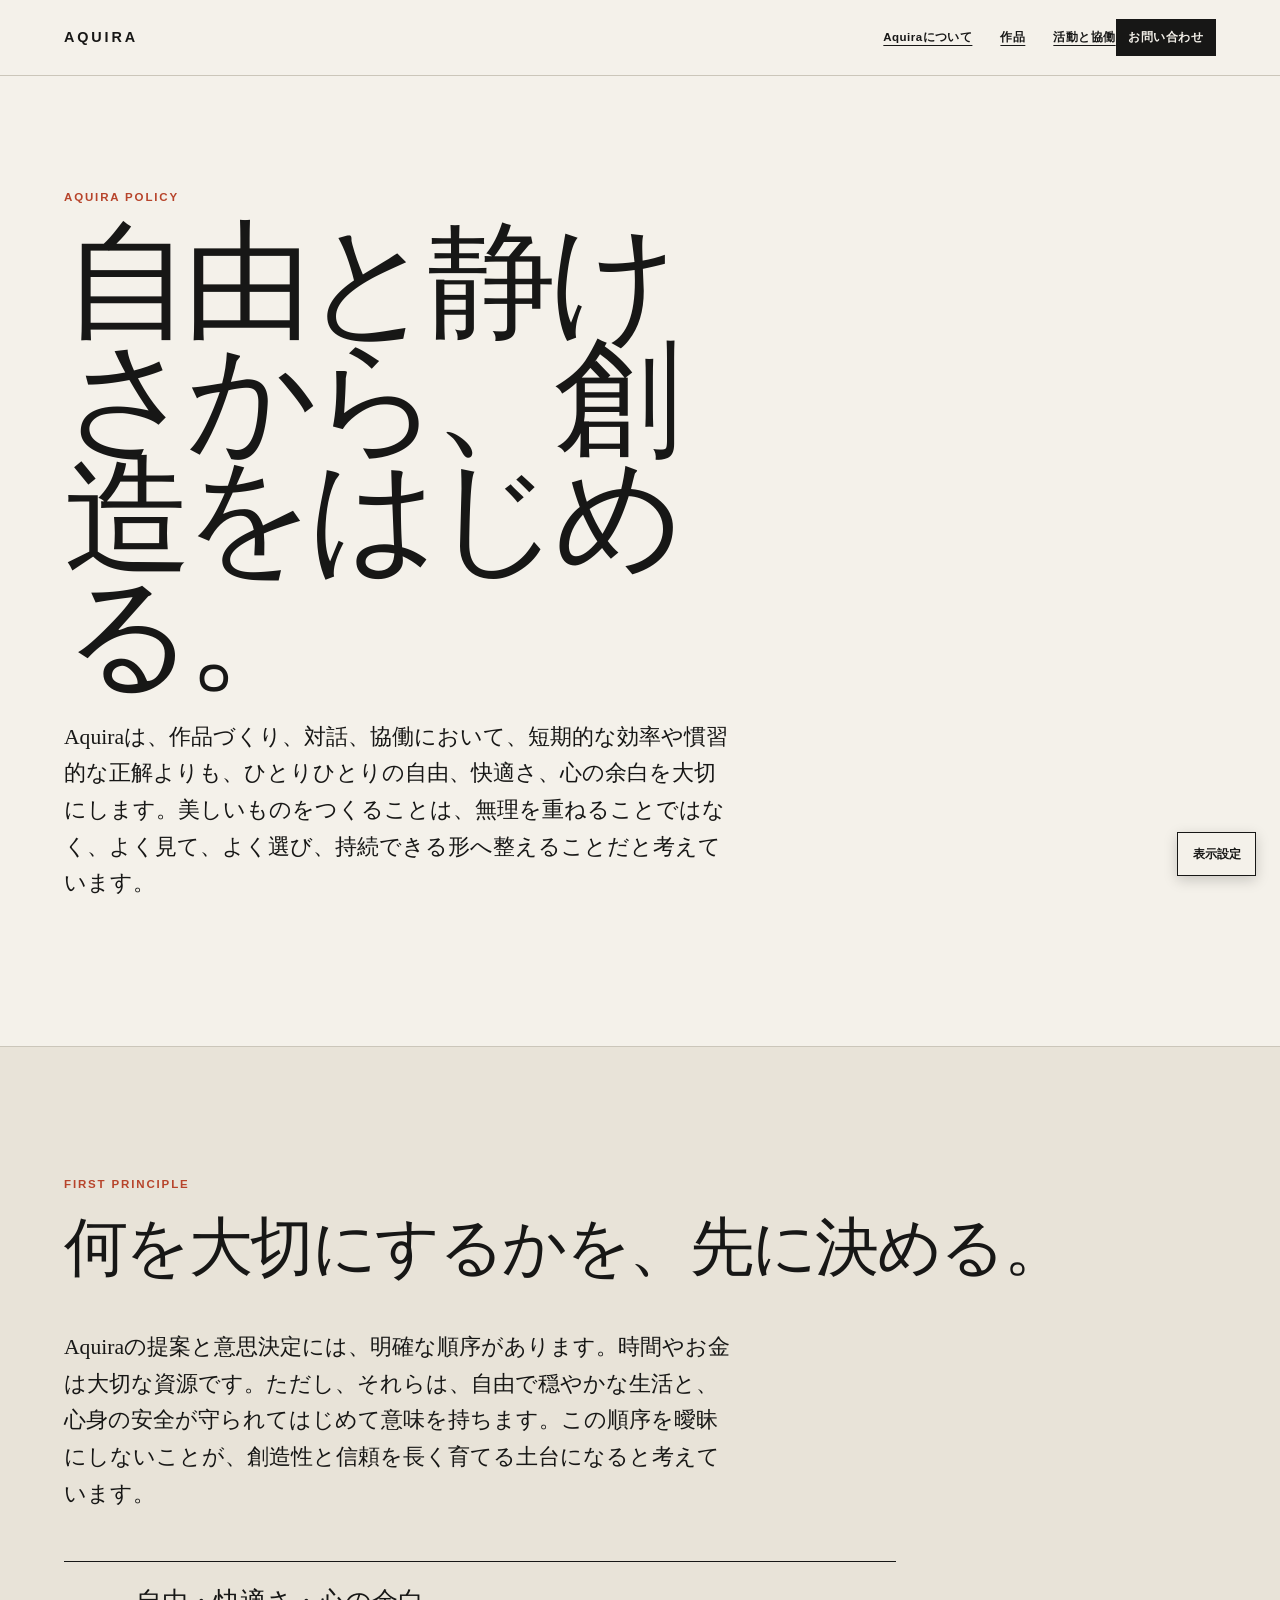
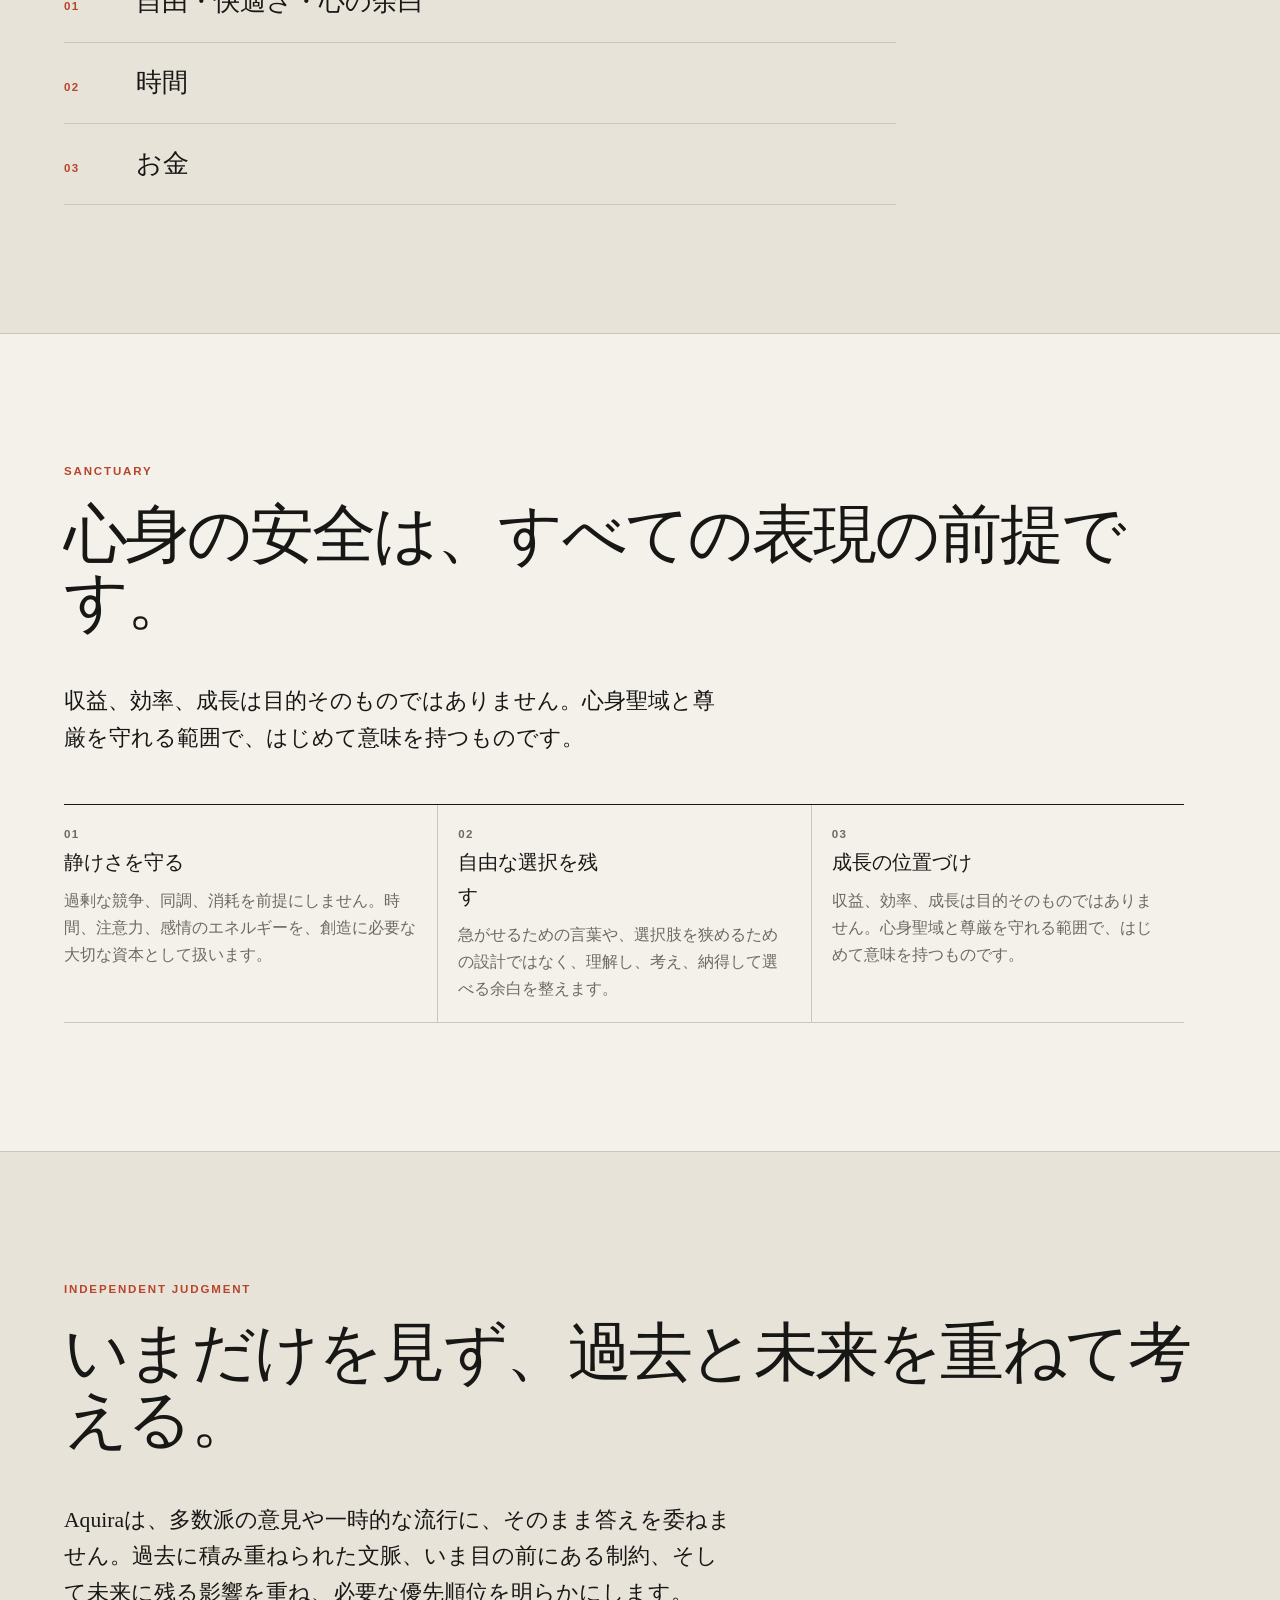
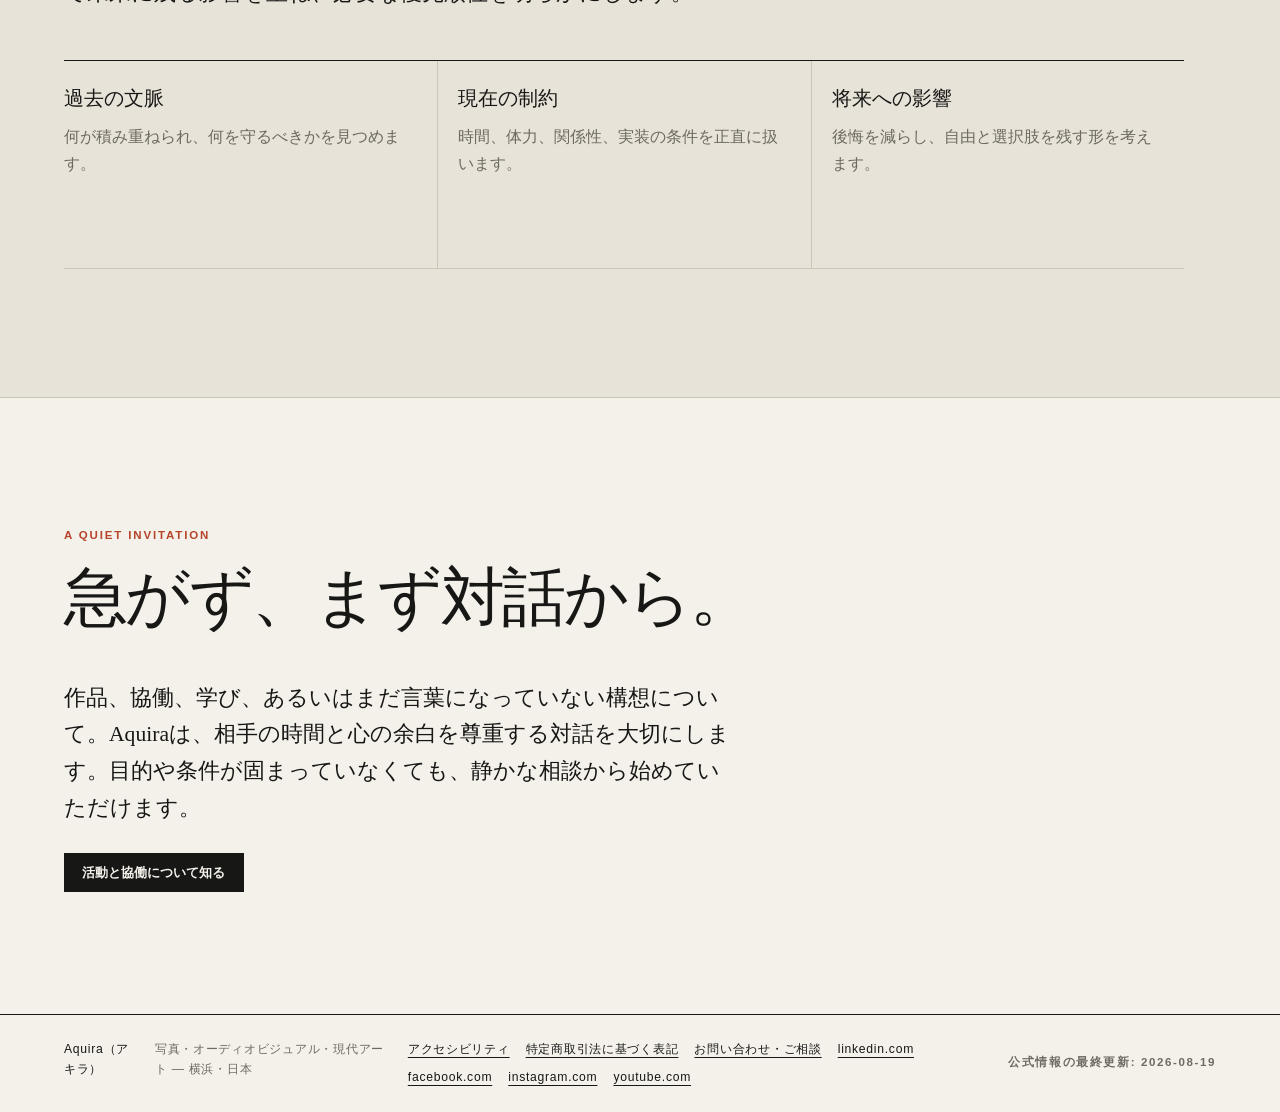
<file: policy/index.html>
<!doctype html>
<!-- AQUIRA style: Artist Evidence Atlas — visible facts, clear hierarchy, generous editorial whitespace. -->
<html lang="ja">

    <head>
      <meta charset="UTF-8" />
      <meta name="viewport" content="width=device-width, initial-scale=1" />
      <meta name="description" content="Aquiraが大切にするコア原則。自由・快適さ・心の余白を、時間やお金より上位に置き、心身の安全と長期的な信頼を守る創造と協働を考えます。" />
      <meta name="robots" content="index,follow,max-image-preview:large,max-snippet:-1,max-video-preview:-1" />
      <meta name="author" content="Aquira（アキラ）" />
      <meta name="theme-color" content="#101010" />
      <title>Aquira Policy｜コア原則 | Aquira（アキラ）公式サイト</title>
      <link rel="canonical" href="https://www.aquira.art/policy/" />

      <link rel="alternate" href="https://www.aquira.art/policy/" hreflang="ja" />
      <link rel="alternate" href="https://www.aquira.art/policy/" hreflang="x-default" />
      <link rel="stylesheet" href="/styles.css?v=20260819" />
      <script src="/accessibility.js?v=20260819" defer></script>
      <meta property="og:locale" content="ja_JP" />
      <meta property="og:type" content="website" />
      <meta property="og:site_name" content="Aquira（アキラ）" />
      <meta property="og:title" content="Aquira Policy｜コア原則 | Aquira（アキラ）公式サイト" />
      <meta property="og:description" content="Aquiraが大切にするコア原則。自由・快適さ・心の余白を、時間やお金より上位に置き、心身の安全と長期的な信頼を守る創造と協働を考えます。" />
      <meta property="og:url" content="https://www.aquira.art/policy/" />
      <meta name="twitter:card" content="summary" />
      <meta name="twitter:title" content="Aquira Policy｜コア原則 | Aquira（アキラ）公式サイト" />
      <meta name="twitter:description" content="Aquiraが大切にするコア原則。自由・快適さ・心の余白を、時間やお金より上位に置き、心身の安全と長期的な信頼を守る創造と協働を考えます。" />
      <script type="application/ld+json">{
  "@context": "https://schema.org",
  "@graph": [
    {
      "@type": "WebSite",
      "@id": "https://www.aquira.art/#website",
      "url": "https://www.aquira.art/",
      "name": "Aquira（アキラ）",
      "alternateName": "AQUIRA",
      "inLanguage": [
        "ja-JP",
        "en"
      ],
      "publisher": {
        "@id": "https://www.aquira.art/#aquira"
      }
    },
    {
      "@type": "Person",
      "@id": "https://www.aquira.art/#aquira",
      "name": "Aquira",
      "alternateName": [
        "アキラ",
        "AQUIRA"
      ],
      "jobTitle": "写真家・オーディオビジュアル・現代アーティスト",
      "description": "Aquira（アキラ）は、横浜を拠点に、写真、映像、オーディオビジュアル表現、現代アートを横断して制作するアーティストです。作品、対話、学びの場を通じて、表現が人と社会を結ぶ可能性を探究しています。",
      "homeLocation": {
        "@type": "Place",
        "name": "横浜・日本"
      },
      "url": "https://www.aquira.art/about/",
      "sameAs": [
        "https://www.linkedin.com/in/aquirafillmoonmaker/",
        "https://www.facebook.com/cameramanakira/",
        "https://www.instagram.com/aquirart",
        "https://www.youtube.com/@AQUIRA39"
      ]
    },
    {
      "@type": "WebPage",
      "@id": "https://www.aquira.art/policy/#webpage",
      "url": "https://www.aquira.art/policy/",
      "name": "Aquira Policy｜コア原則 | Aquira（アキラ）公式サイト",
      "description": "Aquiraが大切にするコア原則。自由・快適さ・心の余白を、時間やお金より上位に置き、心身の安全と長期的な信頼を守る創造と協働を考えます。",
      "inLanguage": "ja-JP",
      "isPartOf": {
        "@id": "https://www.aquira.art/#website"
      },
      "about": {
        "@id": "https://www.aquira.art/#aquira"
      },
      "mainEntity": {
        "@id": "https://www.aquira.art/#aquira"
      },
      "dateModified": "2026-08-19"
    }
  ]
}</script>
    </head>
  <body>
    <a class="skip-link" href="#main-content">本文へ移動</a>

    <header class="site-header">
      <a class="wordmark" href="/" aria-label="Aquira（アキラ） ホーム">AQUIRA</a>
      <nav class="site-header__navigation" aria-label="主要ナビゲーション">
        <a href="/about/">Aquiraについて</a>
<a href="/works/">作品</a>
<a href="/practice/">活動と協働</a>
      </nav>
      <a class="site-header__contact" href="https://www.aquira.art/book-online">お問い合わせ</a>
    </header>
    <main id="main-content">
  <section class="hero hero--compact" aria-labelledby="policy-title">
    <p class="eyebrow">AQUIRA POLICY</p>
    <h1 id="policy-title">自由と静けさから、創造をはじめる。</h1>
    <p class="lead">Aquiraは、作品づくり、対話、協働において、短期的な効率や慣習的な正解よりも、ひとりひとりの自由、快適さ、心の余白を大切にします。美しいものをつくることは、無理を重ねることではなく、よく見て、よく選び、持続できる形へ整えることだと考えています。</p>
  </section>
  <section class="section section--muted" aria-labelledby="policy-priority-title">
    <div class="section__heading"><p class="eyebrow">FIRST PRINCIPLE</p><h2 id="policy-priority-title">何を大切にするかを、先に決める。</h2></div>
    <p class="statement">Aquiraの提案と意思決定には、明確な順序があります。時間やお金は大切な資源です。ただし、それらは、自由で穏やかな生活と、心身の安全が守られてはじめて意味を持ちます。この順序を曖昧にしないことが、創造性と信頼を長く育てる土台になると考えています。</p>
    <ol class="priority-list" aria-label="Aquiraの意思決定における優先順位"><li><span>01</span>自由・快適さ・心の余白</li><li><span>02</span>時間</li><li><span>03</span>お金</li></ol>
  </section>
  <section class="section" aria-labelledby="policy-sanctuary-title">
    <div class="section__heading"><p class="eyebrow">SANCTUARY</p><h2 id="policy-sanctuary-title">心身の安全は、すべての表現の前提です。</h2></div>
    <p class="statement">収益、効率、成長は目的そのものではありません。心身聖域と尊厳を守れる範囲で、はじめて意味を持つものです。</p>
    <div class="value-grid"><article class="value-card"><p class="value-card__index">01</p><h3>静けさを守る</h3><p>過剰な競争、同調、消耗を前提にしません。時間、注意力、感情のエネルギーを、創造に必要な大切な資本として扱います。</p></article><article class="value-card"><p class="value-card__index">02</p><h3>自由な選択を残す</h3><p>急がせるための言葉や、選択肢を狭めるための設計ではなく、理解し、考え、納得して選べる余白を整えます。</p></article><article class="value-card"><p class="value-card__index">03</p><h3>成長の位置づけ</h3><p>収益、効率、成長は目的そのものではありません。心身聖域と尊厳を守れる範囲で、はじめて意味を持つものです。</p></article></div>
  </section>
  <section class="section section--muted" aria-labelledby="policy-judgment-title">
    <div class="section__heading"><p class="eyebrow">INDEPENDENT JUDGMENT</p><h2 id="policy-judgment-title">いまだけを見ず、過去と未来を重ねて考える。</h2></div>
    <p class="statement">Aquiraは、多数派の意見や一時的な流行に、そのまま答えを委ねません。過去に積み重ねられた文脈、いま目の前にある制約、そして未来に残る影響を重ね、必要な優先順位を明らかにします。</p>
    <div class="value-grid"><article class="value-card"><h3>過去の文脈</h3><p>何が積み重ねられ、何を守るべきかを見つめます。</p></article><article class="value-card"><h3>現在の制約</h3><p>時間、体力、関係性、実装の条件を正直に扱います。</p></article><article class="value-card"><h3>将来への影響</h3><p>後悔を減らし、自由と選択肢を残す形を考えます。</p></article></div>
  </section>
  <section class="section" aria-labelledby="policy-invitation-title">
    <div class="section__heading"><p class="eyebrow">A QUIET INVITATION</p><h2 id="policy-invitation-title">急がず、まず対話から。</h2></div>
    <p class="statement">作品、協働、学び、あるいはまだ言葉になっていない構想について。Aquiraは、相手の時間と心の余白を尊重する対話を大切にします。目的や条件が固まっていなくても、静かな相談から始めていただけます。</p>
    <a class="button button--primary" href="/practice/">活動と協働について知る</a>
  </section></main>

    <footer class="site-footer">
      <p class="site-footer__title">Aquira（アキラ）</p>
      <p class="site-footer__description">写真・オーディオビジュアル・現代アート — 横浜・日本</p>
      <ul class="site-footer__links" aria-label="公式プロフィール・法定情報・お問い合わせ"><li><a href="/accessibility/">アクセシビリティ</a></li><li><a href="/tokushoho/">特定商取引法に基づく表記</a></li><li><a href="https://www.aquira.art/book-online">お問い合わせ・ご相談</a></li><li><a href="https://www.linkedin.com/in/aquirafillmoonmaker/" rel="me noopener">linkedin.com</a></li><li><a href="https://www.facebook.com/cameramanakira/" rel="me noopener">facebook.com</a></li><li><a href="https://www.instagram.com/aquirart" rel="me noopener">instagram.com</a></li><li><a href="https://www.youtube.com/@AQUIRA39" rel="me noopener">youtube.com</a></li></ul>
      <p class="site-footer__meta">公式情報の最終更新: <time datetime="2026-08-19">2026-08-19</time></p>
    </footer>

    <div class="a11y-tools">
      <button class="a11y-tools__trigger" type="button" data-a11y-trigger aria-expanded="false" aria-controls="a11y-panel">表示設定</button>
      <section class="a11y-tools__panel" id="a11y-panel" data-a11y-panel role="dialog" aria-modal="false" aria-labelledby="a11y-panel-title" hidden>
        <div class="a11y-tools__panel-header"><h2 id="a11y-panel-title">表示設定</h2><button class="a11y-tools__close" type="button" data-a11y-close aria-label="閉じる">×</button></div>
        <p>お使いの端末に合わせて、読みやすさや動きの量を調整できます。</p>
        <div class="a11y-tools__actions"><button type="button" data-a11y-action="font-decrease">A− 文字を小さく</button><button type="button" data-a11y-action="font-increase">A＋ 文字を大きく</button><button type="button" data-a11y-action="contrast" aria-pressed="false">高コントラスト</button><button type="button" data-a11y-action="underline" aria-pressed="false">リンクに下線</button><button type="button" data-a11y-action="motion" aria-pressed="false">動きを抑える</button><button type="button" data-a11y-action="reset">初期状態に戻す</button></div>
        <a class="text-link" href="/accessibility/">アクセシビリティに関する情報</a>
      </section>
      <p class="visually-hidden" data-a11y-status aria-live="polite" aria-atomic="true"></p>
    </div>
  </body>
</html>
</file>
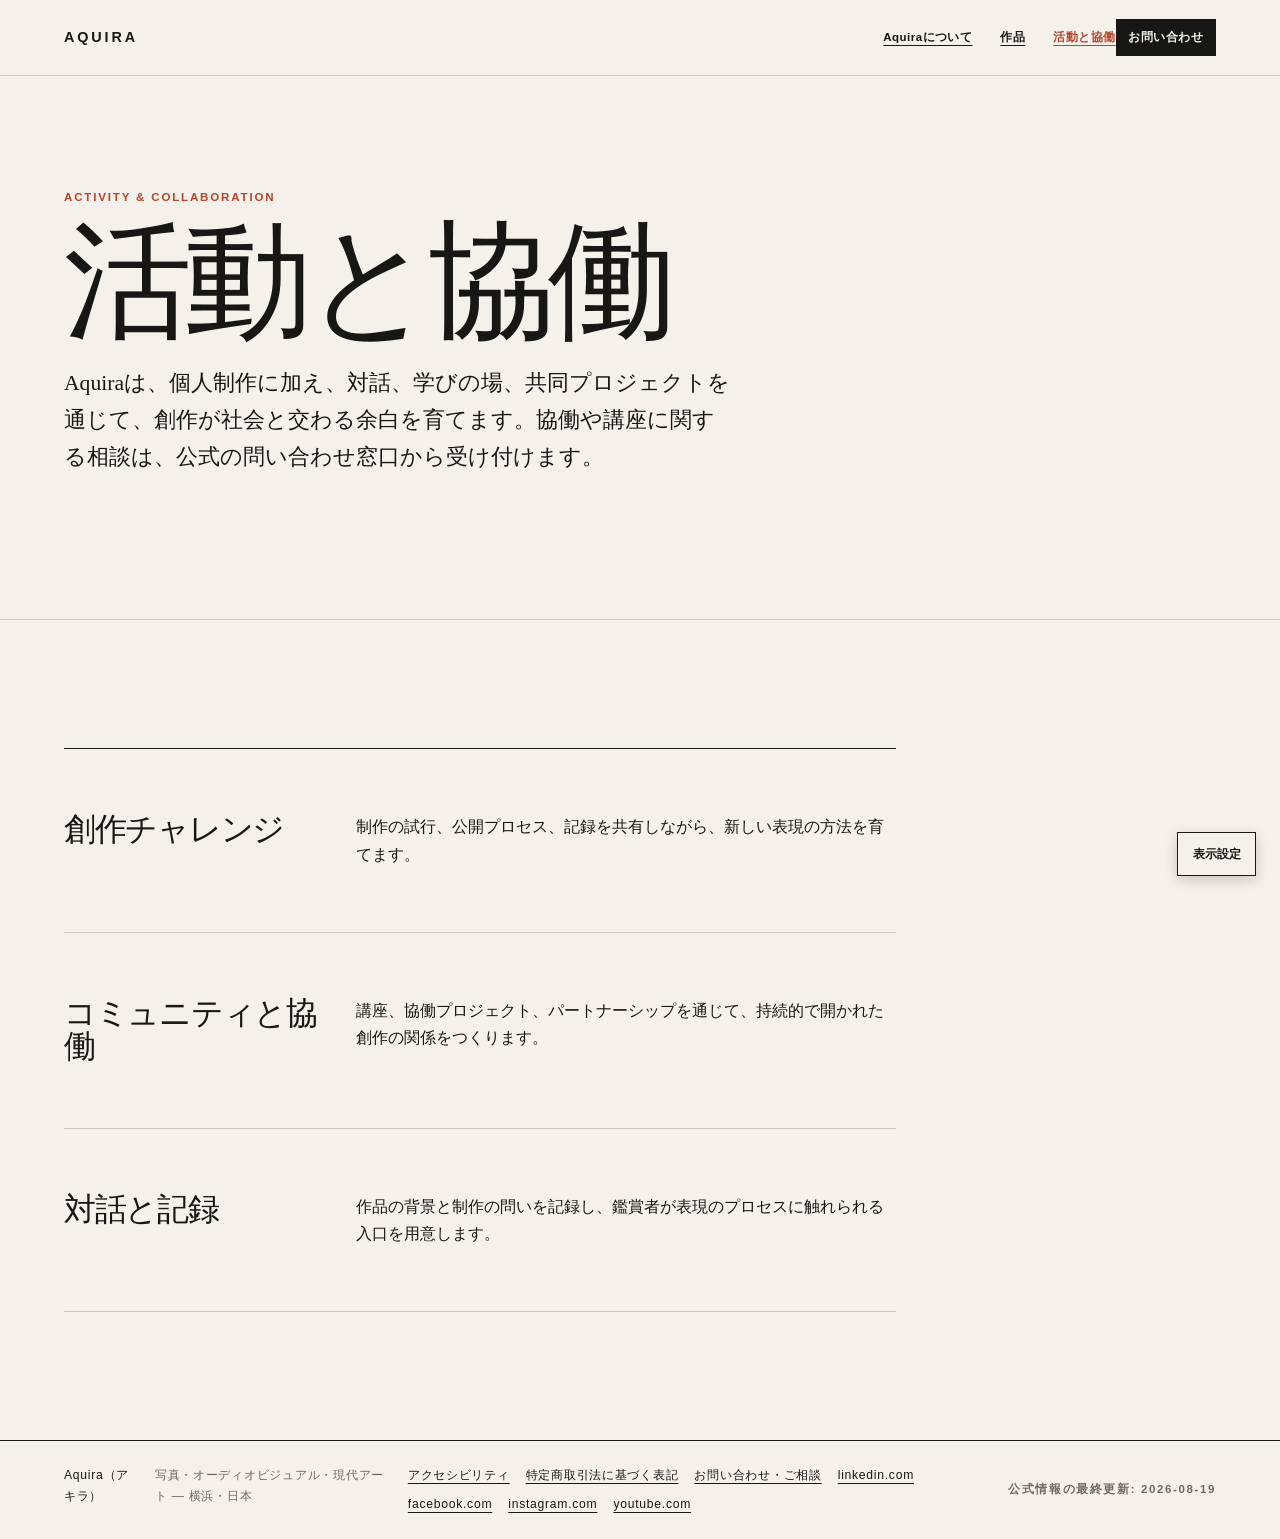
<file: practice/index.html>
<!doctype html>
<!-- AQUIRA style: Artist Evidence Atlas — visible facts, clear hierarchy, generous editorial whitespace. -->
<html lang="ja">

    <head>
      <meta charset="UTF-8" />
      <meta name="viewport" content="width=device-width, initial-scale=1" />
      <meta name="description" content="Aquira（アキラ）の活動と協働。創作チャレンジ、対話、学びの場、共同プロジェクトに関する公式情報です。" />
      <meta name="robots" content="index,follow,max-image-preview:large,max-snippet:-1,max-video-preview:-1" />
      <meta name="author" content="Aquira（アキラ）" />
      <meta name="theme-color" content="#101010" />
      <title>活動と協働 | Aquira（アキラ）公式サイト</title>
      <link rel="canonical" href="https://www.aquira.art/practice/" />

      <link rel="alternate" href="https://www.aquira.art/practice/" hreflang="ja" />
      <link rel="alternate" href="https://www.aquira.art/practice/" hreflang="x-default" />
      <link rel="stylesheet" href="/styles.css?v=20260819" />
      <script src="/accessibility.js?v=20260819" defer></script>
      <meta property="og:locale" content="ja_JP" />
      <meta property="og:type" content="website" />
      <meta property="og:site_name" content="Aquira（アキラ）" />
      <meta property="og:title" content="活動と協働 | Aquira（アキラ）公式サイト" />
      <meta property="og:description" content="Aquira（アキラ）の活動と協働。創作チャレンジ、対話、学びの場、共同プロジェクトに関する公式情報です。" />
      <meta property="og:url" content="https://www.aquira.art/practice/" />
      <meta name="twitter:card" content="summary" />
      <meta name="twitter:title" content="活動と協働 | Aquira（アキラ）公式サイト" />
      <meta name="twitter:description" content="Aquira（アキラ）の活動と協働。創作チャレンジ、対話、学びの場、共同プロジェクトに関する公式情報です。" />
      <script type="application/ld+json">{
  "@context": "https://schema.org",
  "@graph": [
    {
      "@type": "WebSite",
      "@id": "https://www.aquira.art/#website",
      "url": "https://www.aquira.art/",
      "name": "Aquira（アキラ）",
      "alternateName": "AQUIRA",
      "inLanguage": [
        "ja-JP",
        "en"
      ],
      "publisher": {
        "@id": "https://www.aquira.art/#aquira"
      }
    },
    {
      "@type": "Person",
      "@id": "https://www.aquira.art/#aquira",
      "name": "Aquira",
      "alternateName": [
        "アキラ",
        "AQUIRA"
      ],
      "jobTitle": "写真家・オーディオビジュアル・現代アーティスト",
      "description": "Aquira（アキラ）は、横浜を拠点に、写真、映像、オーディオビジュアル表現、現代アートを横断して制作するアーティストです。作品、対話、学びの場を通じて、表現が人と社会を結ぶ可能性を探究しています。",
      "homeLocation": {
        "@type": "Place",
        "name": "横浜・日本"
      },
      "url": "https://www.aquira.art/about/",
      "sameAs": [
        "https://www.linkedin.com/in/aquirafillmoonmaker/",
        "https://www.facebook.com/cameramanakira/",
        "https://www.instagram.com/aquirart",
        "https://www.youtube.com/@AQUIRA39"
      ]
    },
    {
      "@type": "CollectionPage",
      "@id": "https://www.aquira.art/practice/#webpage",
      "url": "https://www.aquira.art/practice/",
      "name": "活動と協働 | Aquira（アキラ）公式サイト",
      "description": "Aquira（アキラ）の活動と協働。創作チャレンジ、対話、学びの場、共同プロジェクトに関する公式情報です。",
      "inLanguage": "ja-JP",
      "isPartOf": {
        "@id": "https://www.aquira.art/#website"
      },
      "about": {
        "@id": "https://www.aquira.art/#aquira"
      },
      "mainEntity": {
        "@id": "https://www.aquira.art/#aquira"
      },
      "dateModified": "2026-08-19"
    }
  ]
}</script>
    </head>
  <body>
    <a class="skip-link" href="#main-content">本文へ移動</a>

    <header class="site-header">
      <a class="wordmark" href="/" aria-label="Aquira（アキラ） ホーム">AQUIRA</a>
      <nav class="site-header__navigation" aria-label="主要ナビゲーション">
        <a href="/about/">Aquiraについて</a>
<a href="/works/">作品</a>
<a href="/practice/" aria-current="page">活動と協働</a>
      </nav>
      <a class="site-header__contact" href="https://www.aquira.art/book-online">お問い合わせ</a>
    </header>
    <main id="main-content">
  <section class="hero hero--compact" aria-labelledby="practice-title">
    <p class="eyebrow">ACTIVITY &amp; COLLABORATION</p>
    <h1 id="practice-title">活動と協働</h1>
    <p class="lead">Aquiraは、個人制作に加え、対話、学びの場、共同プロジェクトを通じて、創作が社会と交わる余白を育てます。協働や講座に関する相談は、公式の問い合わせ窓口から受け付けます。</p>
  </section>
  <section class="section" aria-label="活動と協働の内容">
    <div class="prose-list"><article><h2>創作チャレンジ</h2><p>制作の試行、公開プロセス、記録を共有しながら、新しい表現の方法を育てます。</p></article><article><h2>コミュニティと協働</h2><p>講座、協働プロジェクト、パートナーシップを通じて、持続的で開かれた創作の関係をつくります。</p></article><article><h2>対話と記録</h2><p>作品の背景と制作の問いを記録し、鑑賞者が表現のプロセスに触れられる入口を用意します。</p></article></div>
  </section></main>

    <footer class="site-footer">
      <p class="site-footer__title">Aquira（アキラ）</p>
      <p class="site-footer__description">写真・オーディオビジュアル・現代アート — 横浜・日本</p>
      <ul class="site-footer__links" aria-label="公式プロフィール・法定情報・お問い合わせ"><li><a href="/accessibility/">アクセシビリティ</a></li><li><a href="/tokushoho/">特定商取引法に基づく表記</a></li><li><a href="https://www.aquira.art/book-online">お問い合わせ・ご相談</a></li><li><a href="https://www.linkedin.com/in/aquirafillmoonmaker/" rel="me noopener">linkedin.com</a></li><li><a href="https://www.facebook.com/cameramanakira/" rel="me noopener">facebook.com</a></li><li><a href="https://www.instagram.com/aquirart" rel="me noopener">instagram.com</a></li><li><a href="https://www.youtube.com/@AQUIRA39" rel="me noopener">youtube.com</a></li></ul>
      <p class="site-footer__meta">公式情報の最終更新: <time datetime="2026-08-19">2026-08-19</time></p>
    </footer>

    <div class="a11y-tools">
      <button class="a11y-tools__trigger" type="button" data-a11y-trigger aria-expanded="false" aria-controls="a11y-panel">表示設定</button>
      <section class="a11y-tools__panel" id="a11y-panel" data-a11y-panel role="dialog" aria-modal="false" aria-labelledby="a11y-panel-title" hidden>
        <div class="a11y-tools__panel-header"><h2 id="a11y-panel-title">表示設定</h2><button class="a11y-tools__close" type="button" data-a11y-close aria-label="閉じる">×</button></div>
        <p>お使いの端末に合わせて、読みやすさや動きの量を調整できます。</p>
        <div class="a11y-tools__actions"><button type="button" data-a11y-action="font-decrease">A− 文字を小さく</button><button type="button" data-a11y-action="font-increase">A＋ 文字を大きく</button><button type="button" data-a11y-action="contrast" aria-pressed="false">高コントラスト</button><button type="button" data-a11y-action="underline" aria-pressed="false">リンクに下線</button><button type="button" data-a11y-action="motion" aria-pressed="false">動きを抑える</button><button type="button" data-a11y-action="reset">初期状態に戻す</button></div>
        <a class="text-link" href="/accessibility/">アクセシビリティに関する情報</a>
      </section>
      <p class="visually-hidden" data-a11y-status aria-live="polite" aria-atomic="true"></p>
    </div>
  </body>
</html>
</file>
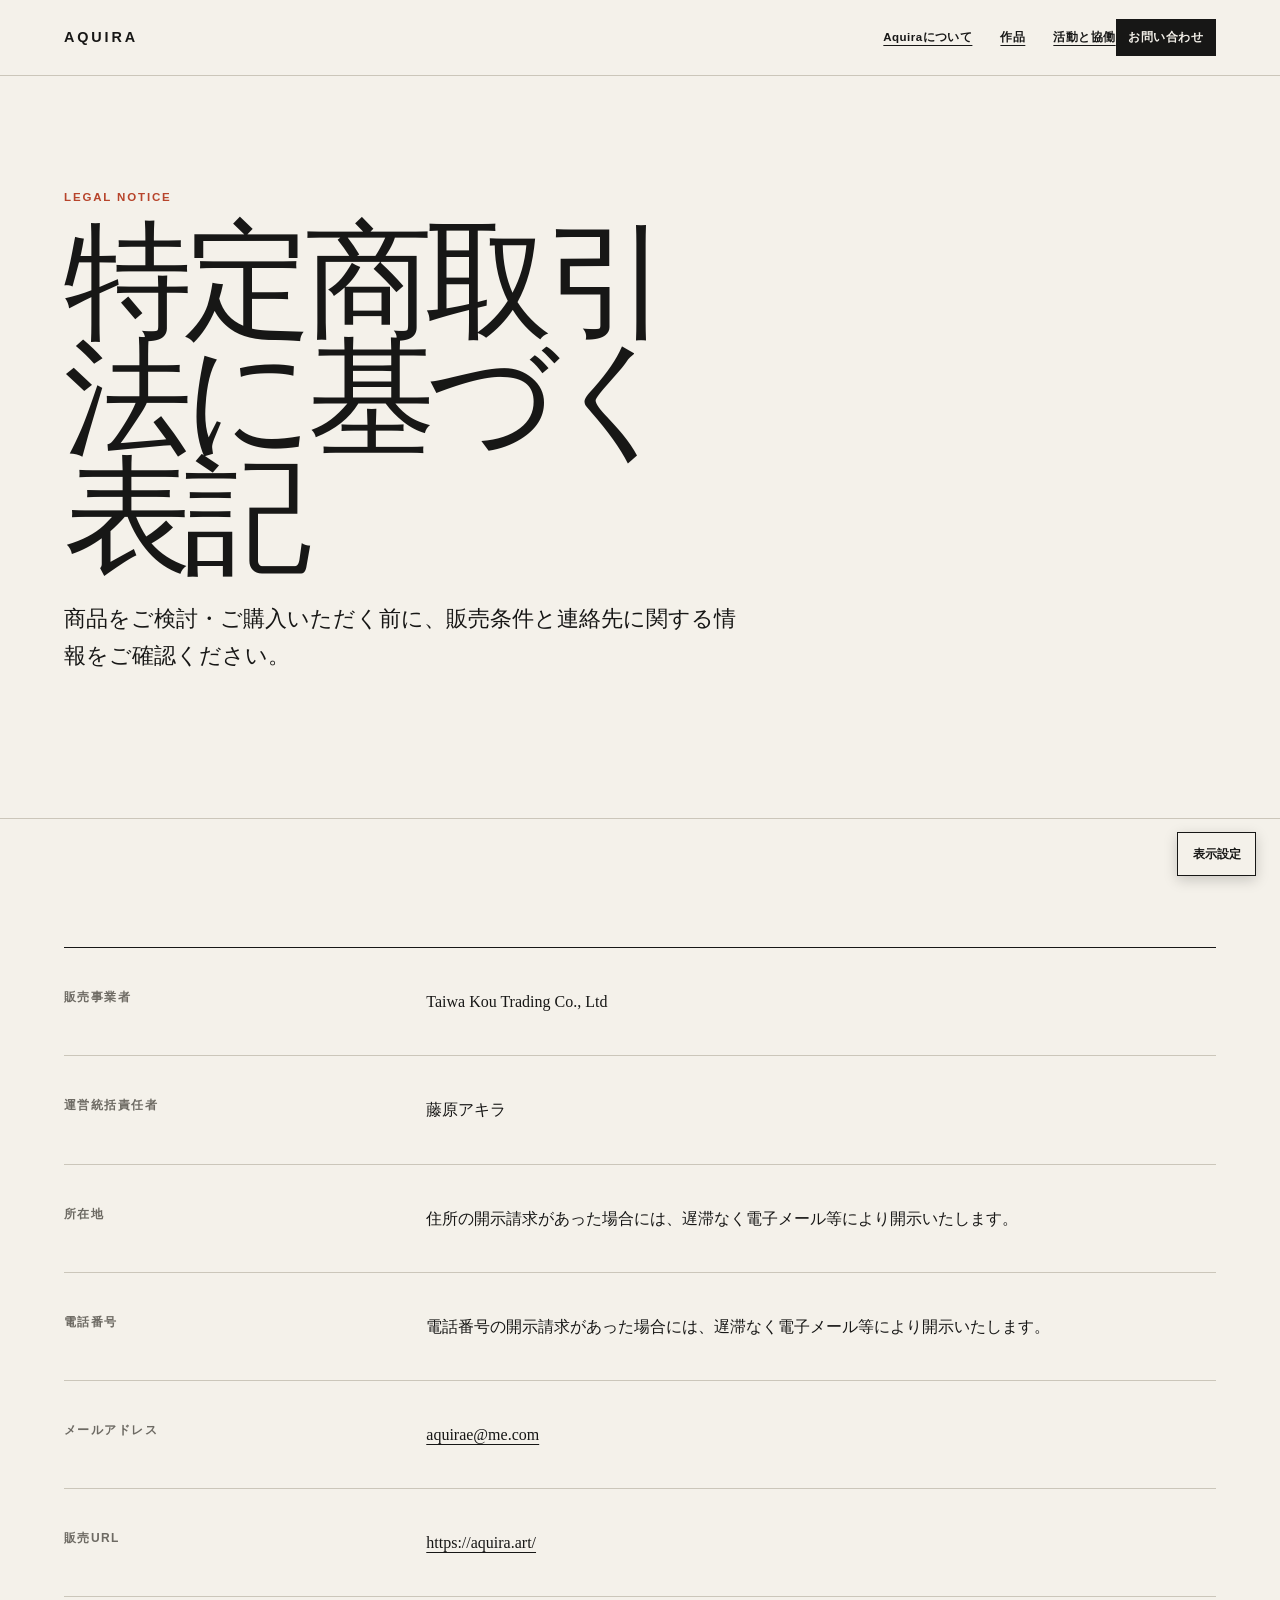
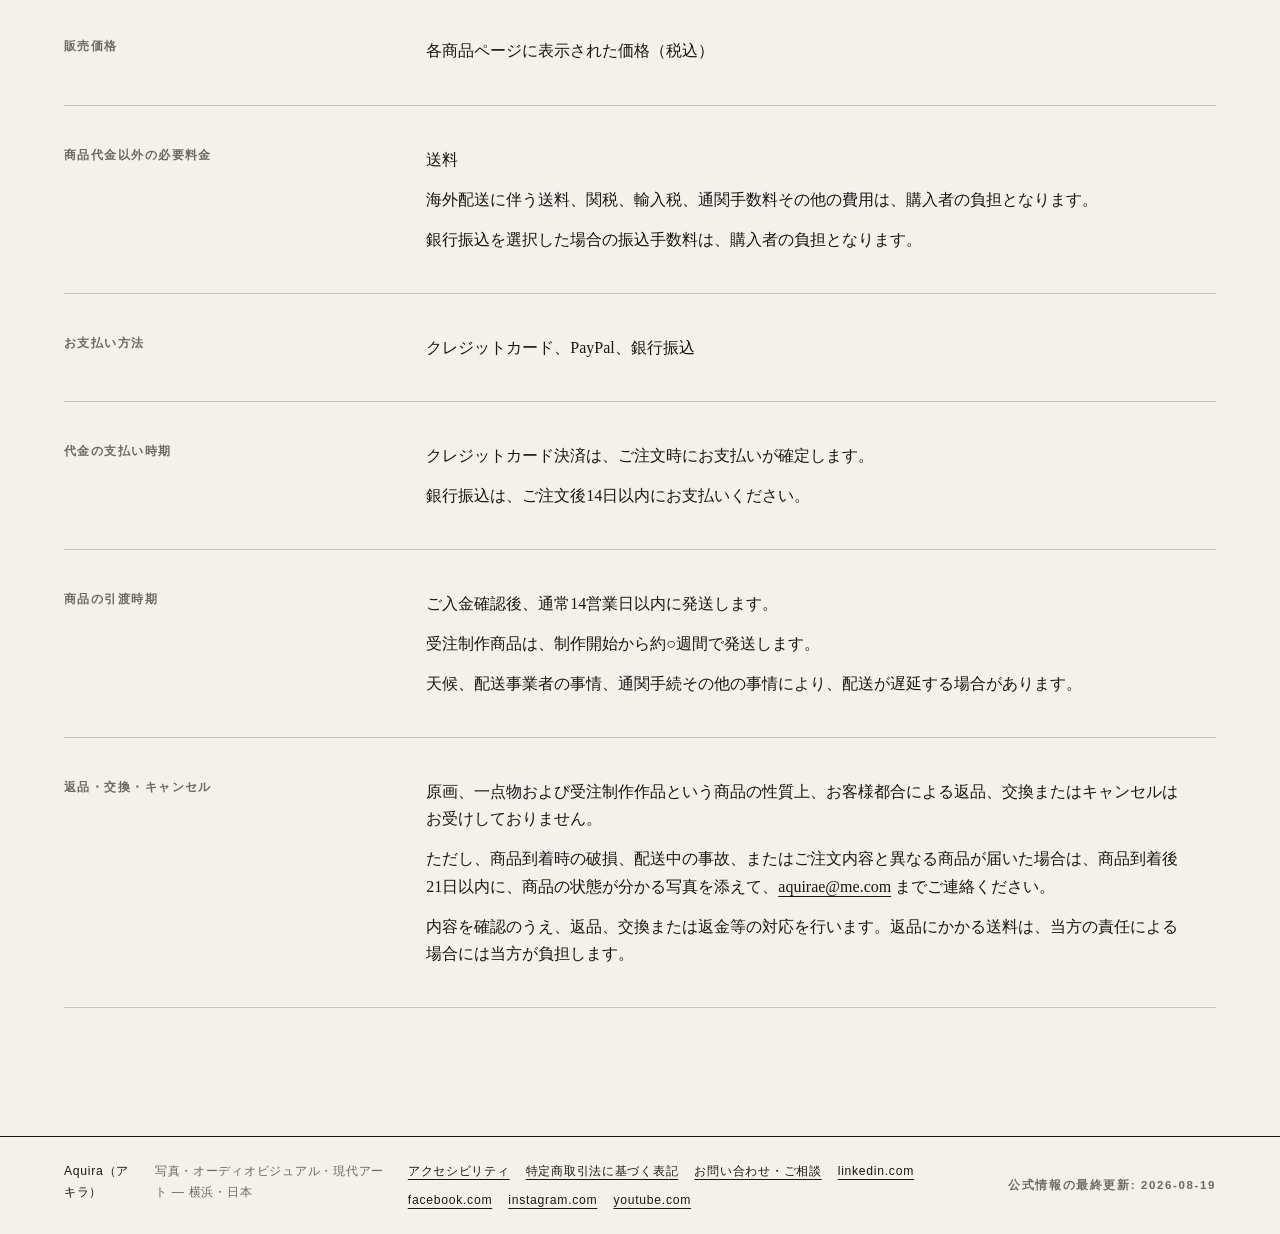
<file: tokushoho/index.html>
<!doctype html>
<!-- AQUIRA style: Artist Evidence Atlas — visible facts, clear hierarchy, generous editorial whitespace. -->
<html lang="ja">

    <head>
      <meta charset="UTF-8" />
      <meta name="viewport" content="width=device-width, initial-scale=1" />
      <meta name="description" content="Aquira（アキラ）の商品の販売条件、支払い方法、発送、返品・交換に関する特定商取引法に基づく表記です。" />
      <meta name="robots" content="index,follow,max-image-preview:large,max-snippet:-1,max-video-preview:-1" />
      <meta name="author" content="Aquira（アキラ）" />
      <meta name="theme-color" content="#101010" />
      <title>特定商取引法に基づく表記 | Aquira（アキラ）公式サイト</title>
      <link rel="canonical" href="https://www.aquira.art/tokushoho/" />

      <link rel="alternate" href="https://www.aquira.art/tokushoho/" hreflang="ja" />
      <link rel="alternate" href="https://www.aquira.art/tokushoho/" hreflang="x-default" />
      <link rel="stylesheet" href="/styles.css?v=20260819" />
      <script src="/accessibility.js?v=20260819" defer></script>
      <meta property="og:locale" content="ja_JP" />
      <meta property="og:type" content="website" />
      <meta property="og:site_name" content="Aquira（アキラ）" />
      <meta property="og:title" content="特定商取引法に基づく表記 | Aquira（アキラ）公式サイト" />
      <meta property="og:description" content="Aquira（アキラ）の商品の販売条件、支払い方法、発送、返品・交換に関する特定商取引法に基づく表記です。" />
      <meta property="og:url" content="https://www.aquira.art/tokushoho/" />
      <meta name="twitter:card" content="summary" />
      <meta name="twitter:title" content="特定商取引法に基づく表記 | Aquira（アキラ）公式サイト" />
      <meta name="twitter:description" content="Aquira（アキラ）の商品の販売条件、支払い方法、発送、返品・交換に関する特定商取引法に基づく表記です。" />
      <script type="application/ld+json">{
  "@context": "https://schema.org",
  "@graph": [
    {
      "@type": "WebSite",
      "@id": "https://www.aquira.art/#website",
      "url": "https://www.aquira.art/",
      "name": "Aquira（アキラ）",
      "alternateName": "AQUIRA",
      "inLanguage": [
        "ja-JP",
        "en"
      ],
      "publisher": {
        "@id": "https://www.aquira.art/#aquira"
      }
    },
    {
      "@type": "Person",
      "@id": "https://www.aquira.art/#aquira",
      "name": "Aquira",
      "alternateName": [
        "アキラ",
        "AQUIRA"
      ],
      "jobTitle": "写真家・オーディオビジュアル・現代アーティスト",
      "description": "Aquira（アキラ）は、横浜を拠点に、写真、映像、オーディオビジュアル表現、現代アートを横断して制作するアーティストです。作品、対話、学びの場を通じて、表現が人と社会を結ぶ可能性を探究しています。",
      "homeLocation": {
        "@type": "Place",
        "name": "横浜・日本"
      },
      "url": "https://www.aquira.art/about/",
      "sameAs": [
        "https://www.linkedin.com/in/aquirafillmoonmaker/",
        "https://www.facebook.com/cameramanakira/",
        "https://www.instagram.com/aquirart",
        "https://www.youtube.com/@AQUIRA39"
      ]
    },
    {
      "@type": "WebPage",
      "@id": "https://www.aquira.art/tokushoho/#webpage",
      "url": "https://www.aquira.art/tokushoho/",
      "name": "特定商取引法に基づく表記 | Aquira（アキラ）公式サイト",
      "description": "Aquira（アキラ）の商品の販売条件、支払い方法、発送、返品・交換に関する特定商取引法に基づく表記です。",
      "inLanguage": "ja-JP",
      "isPartOf": {
        "@id": "https://www.aquira.art/#website"
      },
      "about": {
        "@id": "https://www.aquira.art/#aquira"
      },
      "mainEntity": {
        "@id": "https://www.aquira.art/#aquira"
      },
      "dateModified": "2026-08-19"
    }
  ]
}</script>
    </head>
  <body>
    <a class="skip-link" href="#main-content">本文へ移動</a>

    <header class="site-header">
      <a class="wordmark" href="/" aria-label="Aquira（アキラ） ホーム">AQUIRA</a>
      <nav class="site-header__navigation" aria-label="主要ナビゲーション">
        <a href="/about/">Aquiraについて</a>
<a href="/works/">作品</a>
<a href="/practice/">活動と協働</a>
      </nav>
      <a class="site-header__contact" href="https://www.aquira.art/book-online">お問い合わせ</a>
    </header>
    <main id="main-content">
  <section class="hero hero--compact" aria-labelledby="tokushoho-title">
    <p class="eyebrow">LEGAL NOTICE</p>
    <h1 id="tokushoho-title">特定商取引法に基づく表記</h1>
    <p class="lead">商品をご検討・ご購入いただく前に、販売条件と連絡先に関する情報をご確認ください。</p>
  </section>
  <section class="section" aria-label="特定商取引法に基づく表記の詳細">
    <dl class="legal-disclosure"><div class="legal-disclosure__item"><dt>販売事業者</dt><dd><p>Taiwa Kou Trading Co., Ltd</p></dd></div><div class="legal-disclosure__item"><dt>運営統括責任者</dt><dd><p>藤原アキラ</p></dd></div><div class="legal-disclosure__item"><dt>所在地</dt><dd><p>住所の開示請求があった場合には、遅滞なく電子メール等により開示いたします。</p></dd></div><div class="legal-disclosure__item"><dt>電話番号</dt><dd><p>電話番号の開示請求があった場合には、遅滞なく電子メール等により開示いたします。</p></dd></div><div class="legal-disclosure__item"><dt>メールアドレス</dt><dd><p><a href="mailto:aquirae@me.com">aquirae@me.com</a></p></dd></div><div class="legal-disclosure__item"><dt>販売URL</dt><dd><p><a href="https://aquira.art/" target="_blank" rel="noopener noreferrer">https://aquira.art/</a></p></dd></div><div class="legal-disclosure__item"><dt>販売価格</dt><dd><p>各商品ページに表示された価格（税込）</p></dd></div><div class="legal-disclosure__item"><dt>商品代金以外の必要料金</dt><dd><p>送料</p><p>海外配送に伴う送料、関税、輸入税、通関手数料その他の費用は、購入者の負担となります。</p><p>銀行振込を選択した場合の振込手数料は、購入者の負担となります。</p></dd></div><div class="legal-disclosure__item"><dt>お支払い方法</dt><dd><p>クレジットカード、PayPal、銀行振込</p></dd></div><div class="legal-disclosure__item"><dt>代金の支払い時期</dt><dd><p>クレジットカード決済は、ご注文時にお支払いが確定します。</p><p>銀行振込は、ご注文後14日以内にお支払いください。</p></dd></div><div class="legal-disclosure__item"><dt>商品の引渡時期</dt><dd><p>ご入金確認後、通常14営業日以内に発送します。</p><p>受注制作商品は、制作開始から約○週間で発送します。</p><p>天候、配送事業者の事情、通関手続その他の事情により、配送が遅延する場合があります。</p></dd></div><div class="legal-disclosure__item"><dt>返品・交換・キャンセル</dt><dd><p>原画、一点物および受注制作作品という商品の性質上、お客様都合による返品、交換またはキャンセルはお受けしておりません。</p><p>ただし、商品到着時の破損、配送中の事故、またはご注文内容と異なる商品が届いた場合は、商品到着後21日以内に、商品の状態が分かる写真を添えて、<a href="mailto:aquirae@me.com">aquirae@me.com</a> までご連絡ください。</p><p>内容を確認のうえ、返品、交換または返金等の対応を行います。返品にかかる送料は、当方の責任による場合には当方が負担します。</p></dd></div></dl>
  </section></main>

    <footer class="site-footer">
      <p class="site-footer__title">Aquira（アキラ）</p>
      <p class="site-footer__description">写真・オーディオビジュアル・現代アート — 横浜・日本</p>
      <ul class="site-footer__links" aria-label="公式プロフィール・法定情報・お問い合わせ"><li><a href="/accessibility/">アクセシビリティ</a></li><li><a href="/tokushoho/">特定商取引法に基づく表記</a></li><li><a href="https://www.aquira.art/book-online">お問い合わせ・ご相談</a></li><li><a href="https://www.linkedin.com/in/aquirafillmoonmaker/" rel="me noopener">linkedin.com</a></li><li><a href="https://www.facebook.com/cameramanakira/" rel="me noopener">facebook.com</a></li><li><a href="https://www.instagram.com/aquirart" rel="me noopener">instagram.com</a></li><li><a href="https://www.youtube.com/@AQUIRA39" rel="me noopener">youtube.com</a></li></ul>
      <p class="site-footer__meta">公式情報の最終更新: <time datetime="2026-08-19">2026-08-19</time></p>
    </footer>

    <div class="a11y-tools">
      <button class="a11y-tools__trigger" type="button" data-a11y-trigger aria-expanded="false" aria-controls="a11y-panel">表示設定</button>
      <section class="a11y-tools__panel" id="a11y-panel" data-a11y-panel role="dialog" aria-modal="false" aria-labelledby="a11y-panel-title" hidden>
        <div class="a11y-tools__panel-header"><h2 id="a11y-panel-title">表示設定</h2><button class="a11y-tools__close" type="button" data-a11y-close aria-label="閉じる">×</button></div>
        <p>お使いの端末に合わせて、読みやすさや動きの量を調整できます。</p>
        <div class="a11y-tools__actions"><button type="button" data-a11y-action="font-decrease">A− 文字を小さく</button><button type="button" data-a11y-action="font-increase">A＋ 文字を大きく</button><button type="button" data-a11y-action="contrast" aria-pressed="false">高コントラスト</button><button type="button" data-a11y-action="underline" aria-pressed="false">リンクに下線</button><button type="button" data-a11y-action="motion" aria-pressed="false">動きを抑える</button><button type="button" data-a11y-action="reset">初期状態に戻す</button></div>
        <a class="text-link" href="/accessibility/">アクセシビリティに関する情報</a>
      </section>
      <p class="visually-hidden" data-a11y-status aria-live="polite" aria-atomic="true"></p>
    </div>
  </body>
</html>
</file>
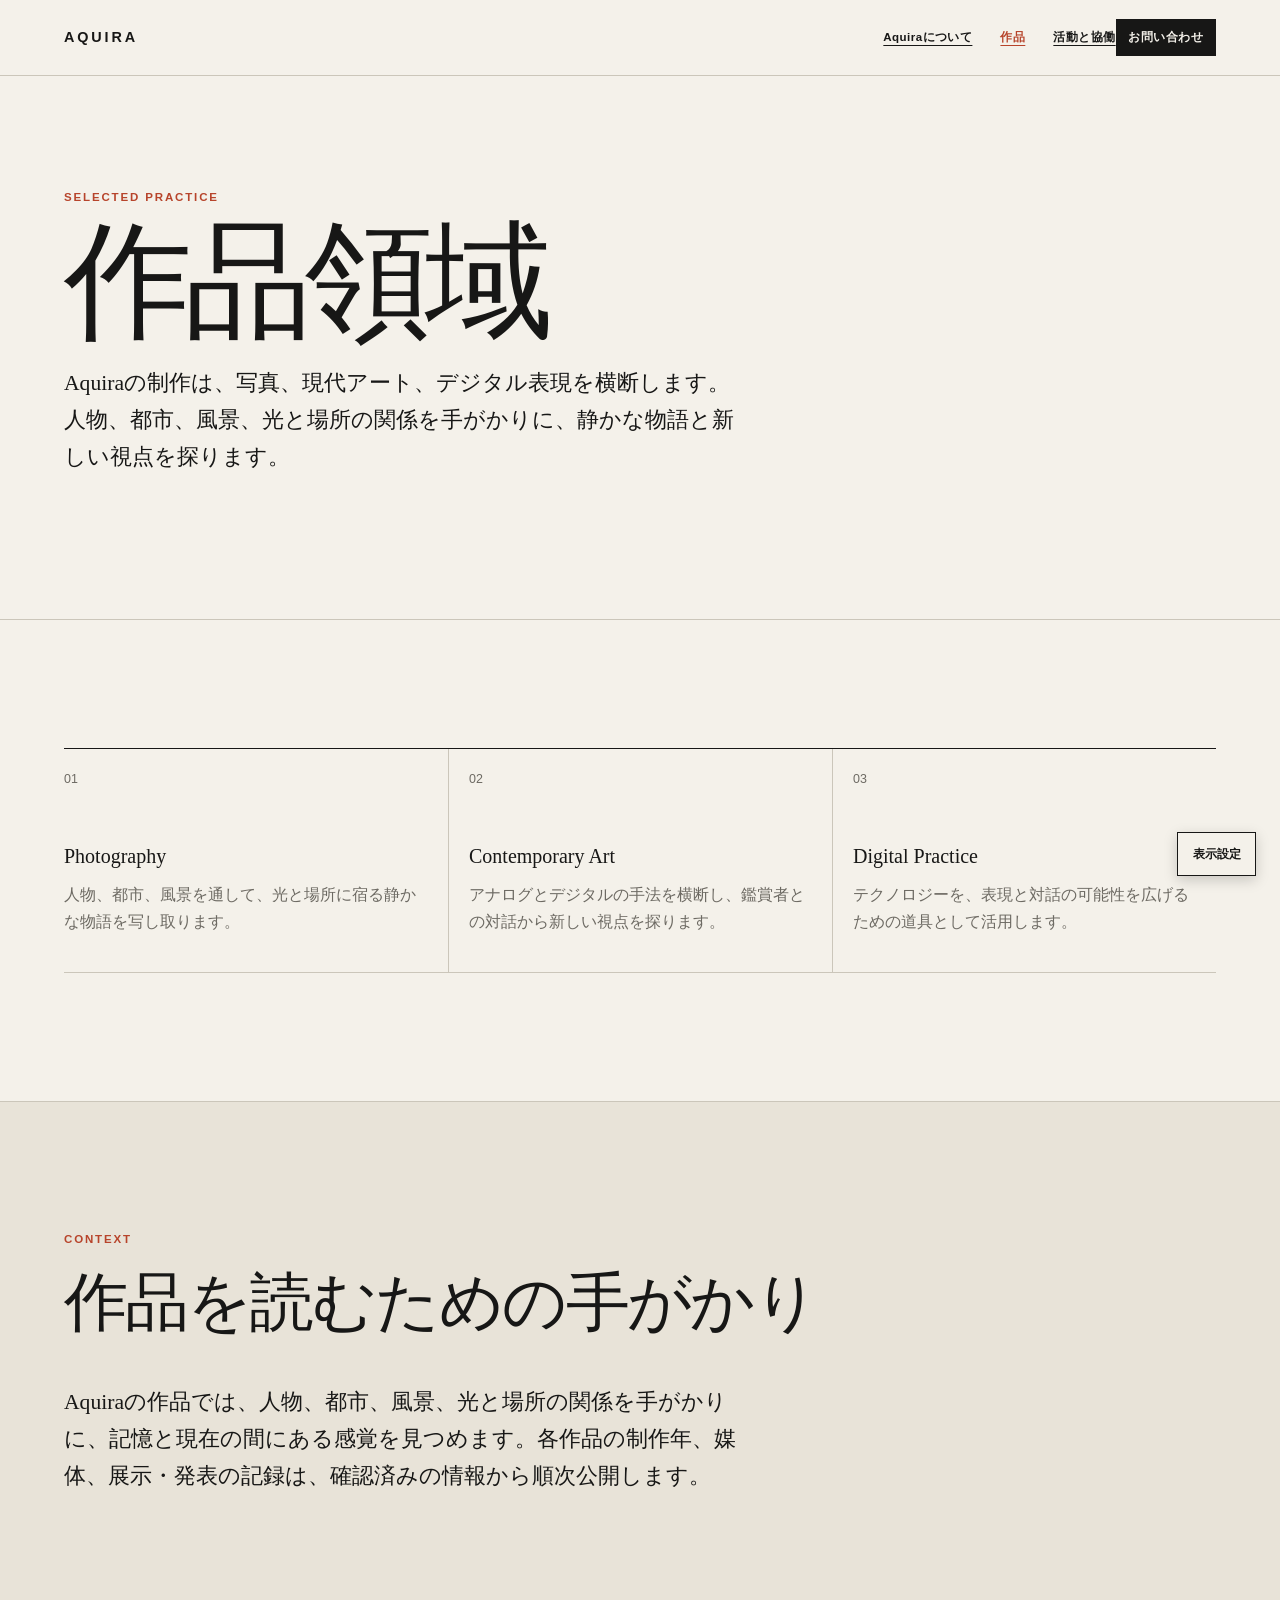
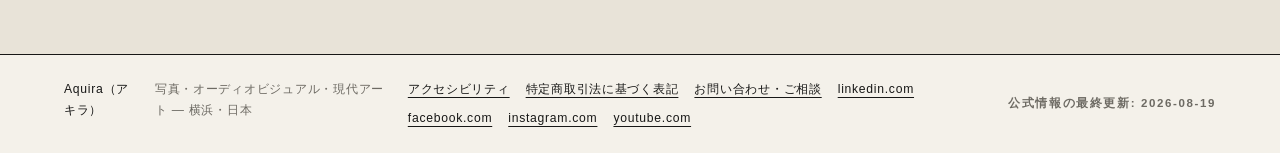
<file: works/index.html>
<!doctype html>
<!-- AQUIRA style: Artist Evidence Atlas — visible facts, clear hierarchy, generous editorial whitespace. -->
<html lang="ja">

    <head>
      <meta charset="UTF-8" />
      <meta name="viewport" content="width=device-width, initial-scale=1" />
      <meta name="description" content="Aquira（アキラ）の作品領域。写真、現代アート、デジタル表現を横断する制作の視点とテーマを紹介します。" />
      <meta name="robots" content="index,follow,max-image-preview:large,max-snippet:-1,max-video-preview:-1" />
      <meta name="author" content="Aquira（アキラ）" />
      <meta name="theme-color" content="#101010" />
      <title>作品領域 | Aquira（アキラ）公式サイト</title>
      <link rel="canonical" href="https://www.aquira.art/works/" />

      <link rel="alternate" href="https://www.aquira.art/works/" hreflang="ja" />
      <link rel="alternate" href="https://www.aquira.art/works/" hreflang="x-default" />
      <link rel="stylesheet" href="/styles.css?v=20260819" />
      <script src="/accessibility.js?v=20260819" defer></script>
      <meta property="og:locale" content="ja_JP" />
      <meta property="og:type" content="website" />
      <meta property="og:site_name" content="Aquira（アキラ）" />
      <meta property="og:title" content="作品領域 | Aquira（アキラ）公式サイト" />
      <meta property="og:description" content="Aquira（アキラ）の作品領域。写真、現代アート、デジタル表現を横断する制作の視点とテーマを紹介します。" />
      <meta property="og:url" content="https://www.aquira.art/works/" />
      <meta name="twitter:card" content="summary" />
      <meta name="twitter:title" content="作品領域 | Aquira（アキラ）公式サイト" />
      <meta name="twitter:description" content="Aquira（アキラ）の作品領域。写真、現代アート、デジタル表現を横断する制作の視点とテーマを紹介します。" />
      <script type="application/ld+json">{
  "@context": "https://schema.org",
  "@graph": [
    {
      "@type": "WebSite",
      "@id": "https://www.aquira.art/#website",
      "url": "https://www.aquira.art/",
      "name": "Aquira（アキラ）",
      "alternateName": "AQUIRA",
      "inLanguage": [
        "ja-JP",
        "en"
      ],
      "publisher": {
        "@id": "https://www.aquira.art/#aquira"
      }
    },
    {
      "@type": "Person",
      "@id": "https://www.aquira.art/#aquira",
      "name": "Aquira",
      "alternateName": [
        "アキラ",
        "AQUIRA"
      ],
      "jobTitle": "写真家・オーディオビジュアル・現代アーティスト",
      "description": "Aquira（アキラ）は、横浜を拠点に、写真、映像、オーディオビジュアル表現、現代アートを横断して制作するアーティストです。作品、対話、学びの場を通じて、表現が人と社会を結ぶ可能性を探究しています。",
      "homeLocation": {
        "@type": "Place",
        "name": "横浜・日本"
      },
      "url": "https://www.aquira.art/about/",
      "sameAs": [
        "https://www.linkedin.com/in/aquirafillmoonmaker/",
        "https://www.facebook.com/cameramanakira/",
        "https://www.instagram.com/aquirart",
        "https://www.youtube.com/@AQUIRA39"
      ]
    },
    {
      "@type": "CollectionPage",
      "@id": "https://www.aquira.art/works/#webpage",
      "url": "https://www.aquira.art/works/",
      "name": "作品領域 | Aquira（アキラ）公式サイト",
      "description": "Aquira（アキラ）の作品領域。写真、現代アート、デジタル表現を横断する制作の視点とテーマを紹介します。",
      "inLanguage": "ja-JP",
      "isPartOf": {
        "@id": "https://www.aquira.art/#website"
      },
      "about": {
        "@id": "https://www.aquira.art/#aquira"
      },
      "mainEntity": {
        "@type": "ItemList",
        "itemListElement": [
          {
            "@type": "ListItem",
            "position": 1,
            "item": {
              "@type": "Thing",
              "name": "Photography",
              "description": "人物、都市、風景を通して、光と場所に宿る静かな物語を写し取ります。"
            }
          },
          {
            "@type": "ListItem",
            "position": 2,
            "item": {
              "@type": "Thing",
              "name": "Contemporary Art",
              "description": "アナログとデジタルの手法を横断し、鑑賞者との対話から新しい視点を探ります。"
            }
          },
          {
            "@type": "ListItem",
            "position": 3,
            "item": {
              "@type": "Thing",
              "name": "Digital Practice",
              "description": "テクノロジーを、表現と対話の可能性を広げるための道具として活用します。"
            }
          }
        ]
      },
      "dateModified": "2026-08-19"
    }
  ]
}</script>
    </head>
  <body>
    <a class="skip-link" href="#main-content">本文へ移動</a>

    <header class="site-header">
      <a class="wordmark" href="/" aria-label="Aquira（アキラ） ホーム">AQUIRA</a>
      <nav class="site-header__navigation" aria-label="主要ナビゲーション">
        <a href="/about/">Aquiraについて</a>
<a href="/works/" aria-current="page">作品</a>
<a href="/practice/">活動と協働</a>
      </nav>
      <a class="site-header__contact" href="https://www.aquira.art/book-online">お問い合わせ</a>
    </header>
    <main id="main-content">
  <section class="hero hero--compact" aria-labelledby="works-title">
    <p class="eyebrow">SELECTED PRACTICE</p>
    <h1 id="works-title">作品領域</h1>
    <p class="lead">Aquiraの制作は、写真、現代アート、デジタル表現を横断します。人物、都市、風景、光と場所の関係を手がかりに、静かな物語と新しい視点を探ります。</p>
  </section>
  <section class="section" aria-label="Aquiraの作品領域">
    <div class="work-list"><article class="work-card"><p class="work-card__number">01</p><h3>Photography</h3><p class="work-card__description">人物、都市、風景を通して、光と場所に宿る静かな物語を写し取ります。</p></article><article class="work-card"><p class="work-card__number">02</p><h3>Contemporary Art</h3><p class="work-card__description">アナログとデジタルの手法を横断し、鑑賞者との対話から新しい視点を探ります。</p></article><article class="work-card"><p class="work-card__number">03</p><h3>Digital Practice</h3><p class="work-card__description">テクノロジーを、表現と対話の可能性を広げるための道具として活用します。</p></article></div>
  </section>
  <section class="section section--muted" aria-labelledby="works-context-title">
    <div class="section__heading"><p class="eyebrow">CONTEXT</p><h2 id="works-context-title">作品を読むための手がかり</h2></div>
    <p class="statement">Aquiraの作品では、人物、都市、風景、光と場所の関係を手がかりに、記憶と現在の間にある感覚を見つめます。各作品の制作年、媒体、展示・発表の記録は、確認済みの情報から順次公開します。</p>
  </section></main>

    <footer class="site-footer">
      <p class="site-footer__title">Aquira（アキラ）</p>
      <p class="site-footer__description">写真・オーディオビジュアル・現代アート — 横浜・日本</p>
      <ul class="site-footer__links" aria-label="公式プロフィール・法定情報・お問い合わせ"><li><a href="/accessibility/">アクセシビリティ</a></li><li><a href="/tokushoho/">特定商取引法に基づく表記</a></li><li><a href="https://www.aquira.art/book-online">お問い合わせ・ご相談</a></li><li><a href="https://www.linkedin.com/in/aquirafillmoonmaker/" rel="me noopener">linkedin.com</a></li><li><a href="https://www.facebook.com/cameramanakira/" rel="me noopener">facebook.com</a></li><li><a href="https://www.instagram.com/aquirart" rel="me noopener">instagram.com</a></li><li><a href="https://www.youtube.com/@AQUIRA39" rel="me noopener">youtube.com</a></li></ul>
      <p class="site-footer__meta">公式情報の最終更新: <time datetime="2026-08-19">2026-08-19</time></p>
    </footer>

    <div class="a11y-tools">
      <button class="a11y-tools__trigger" type="button" data-a11y-trigger aria-expanded="false" aria-controls="a11y-panel">表示設定</button>
      <section class="a11y-tools__panel" id="a11y-panel" data-a11y-panel role="dialog" aria-modal="false" aria-labelledby="a11y-panel-title" hidden>
        <div class="a11y-tools__panel-header"><h2 id="a11y-panel-title">表示設定</h2><button class="a11y-tools__close" type="button" data-a11y-close aria-label="閉じる">×</button></div>
        <p>お使いの端末に合わせて、読みやすさや動きの量を調整できます。</p>
        <div class="a11y-tools__actions"><button type="button" data-a11y-action="font-decrease">A− 文字を小さく</button><button type="button" data-a11y-action="font-increase">A＋ 文字を大きく</button><button type="button" data-a11y-action="contrast" aria-pressed="false">高コントラスト</button><button type="button" data-a11y-action="underline" aria-pressed="false">リンクに下線</button><button type="button" data-a11y-action="motion" aria-pressed="false">動きを抑える</button><button type="button" data-a11y-action="reset">初期状態に戻す</button></div>
        <a class="text-link" href="/accessibility/">アクセシビリティに関する情報</a>
      </section>
      <p class="visually-hidden" data-a11y-status aria-live="polite" aria-atomic="true"></p>
    </div>
  </body>
</html>
</file>
<file: styles.css>
/* AQUIRA style: restrained editorial design — imports separate design tokens, foundations, layouts, and components. */
@import url("styles/tokens.css");
@import url("styles/base.css");
@import url("styles/layout.css");
@import url("styles/components.css");
</file>
